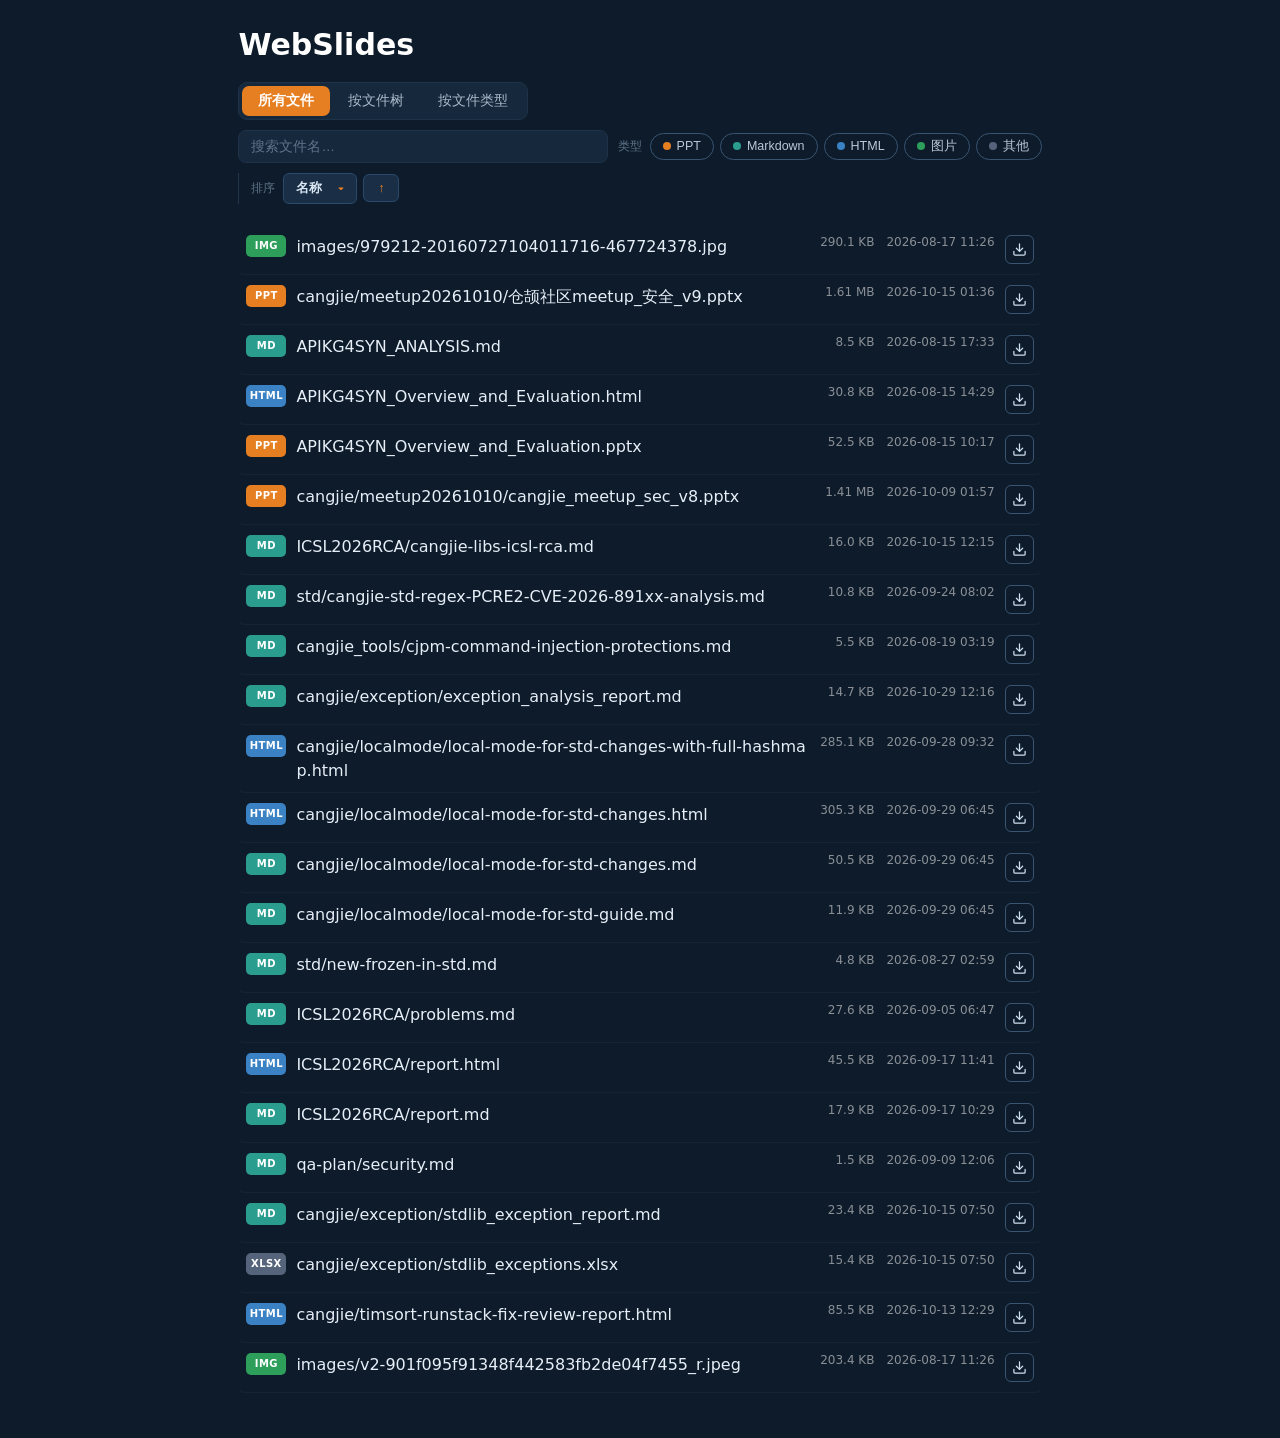
<file: docs/index.html>
<!DOCTYPE html>
<html lang="zh-CN">
<head>
<meta charset="UTF-8">
<meta name="viewport" content="width=device-width, initial-scale=1.0">
<link rel="icon" type="image/svg+xml" href="./app/assets/favicon.svg">
<title>WebSlides</title>
<style>body{margin:0;min-height:100vh;display:flex;align-items:center;justify-content:center;background:#0d1b2a;color:#cfdde9;font-family:system-ui,sans-serif;}a{color:#e67e22;}</style>
</head>
<body>
正在跳转…
<script>location.replace("./app/" + location.search + location.hash);</script>
<noscript><a href="./app/">进入 WebSlides</a></noscript>
</body>
</html>
</file>
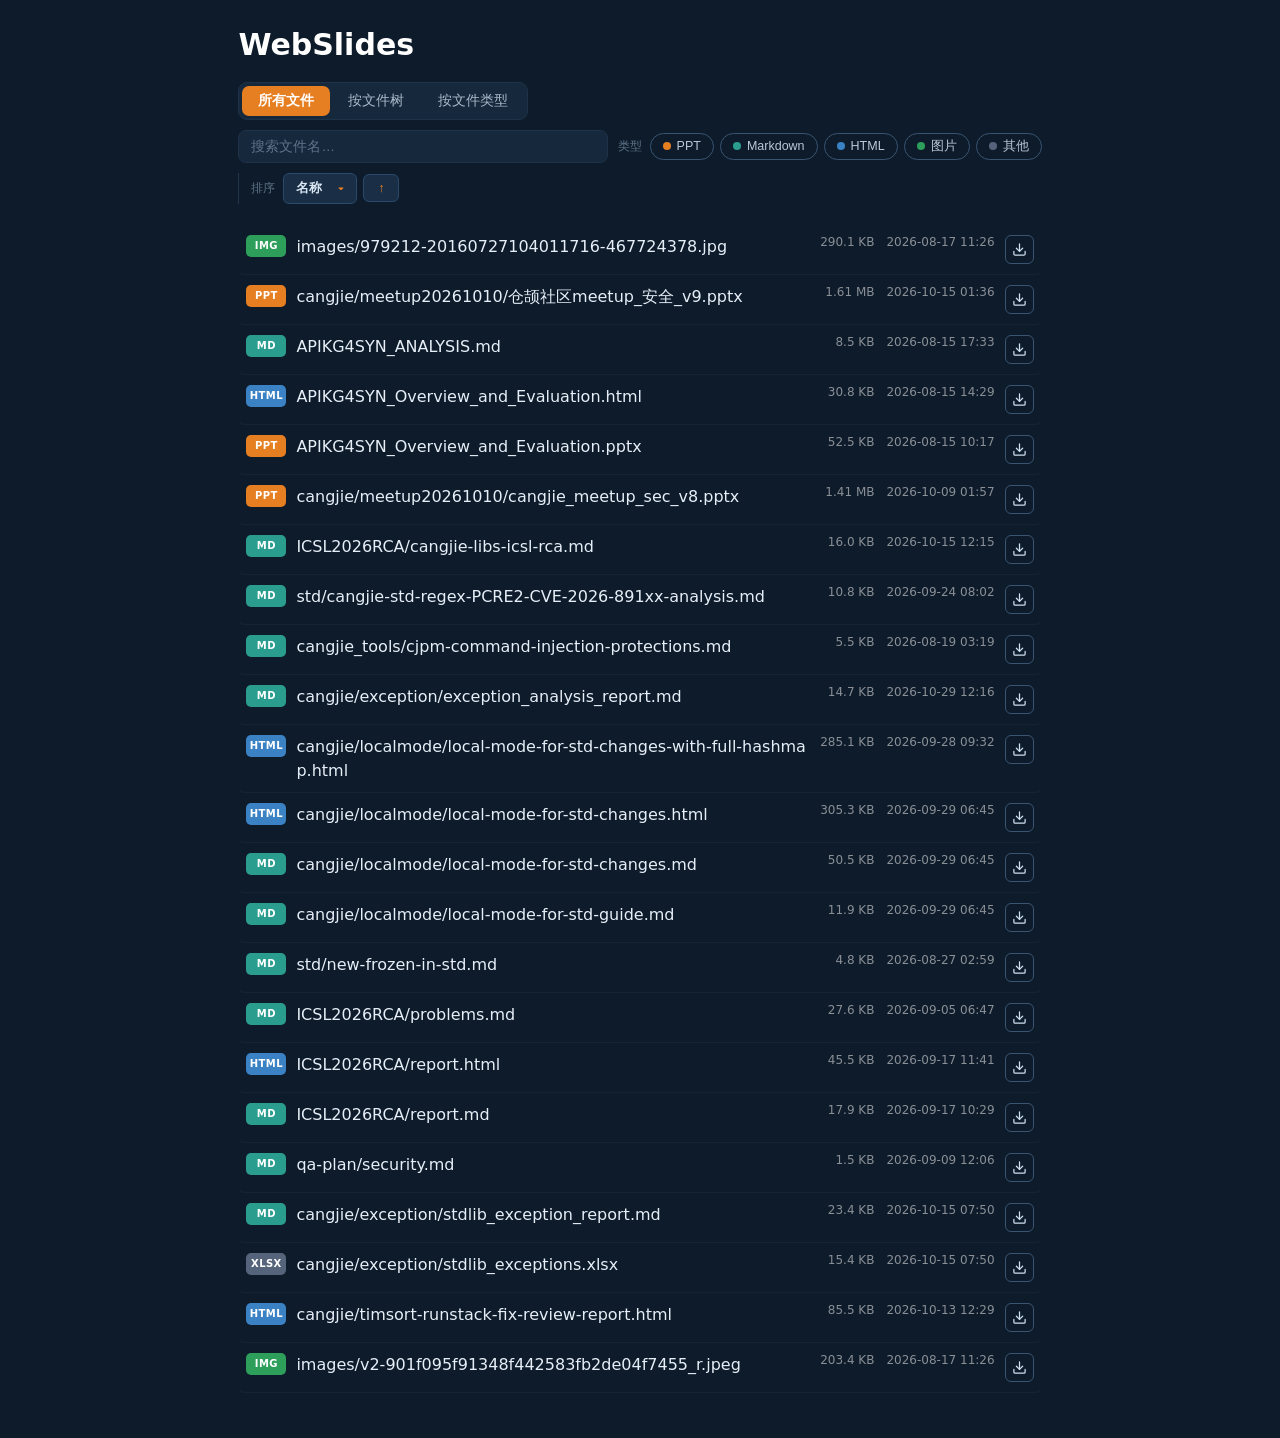
<file: docs/app/index.html>
<!DOCTYPE html>
<html lang="zh-CN">
<head>
<meta charset="UTF-8">
<meta name="viewport" content="width=device-width, initial-scale=1.0">
<meta http-equiv="Cache-Control" content="no-cache">
<link rel="icon" type="image/svg+xml" href="./assets/favicon.svg">
<title>WebSlides</title>
<link rel="stylesheet" href="./assets/ws-style.css?v=d847d16104">
</head>
<body>
<main class="ws-index">
  <header>
    <h1>WebSlides</h1>
  </header>

  <div class="ws-bar">
    <div class="ws-views" id="wsViews" role="tablist">
      <button class="ws-view active" data-view="all">所有文件</button>
      <button class="ws-view" data-view="tree">按文件树</button>
      <button class="ws-view" data-view="type">按文件类型</button>
    </div>

    <div class="ws-controls">
      <input class="ws-search" id="wsSearch" type="search" placeholder="搜索文件名…" autocomplete="off">

      <span class="ws-fgroup">
        <span class="ws-label">类型</span>
        <div class="ws-chips" id="wsChips"></div>
      </span>

      <span class="ws-fgroup">
        <span class="ws-label">排序</span>
        <div class="ws-sort">
          <button class="ws-sort-type" id="wsSortBtn" data-sort="name">名称 <span class="ws-caret">▾</span></button>
          <button class="ws-order" id="wsDir" title="切换升/降序">↑</button>
        </div>
      </span>
    </div>

    <div class="ws-admin" id="wsAdmin" hidden>
      <a class="ws-admin-btn" id="wsUploadBtn" href="./upload.html">上传</a>
      <button class="ws-admin-btn" id="wsSelBtn">选择</button>
      <button class="ws-admin-btn" id="wsSelAll" hidden>全选</button>
      <button class="ws-admin-btn danger" id="wsDelBtn" disabled>删除</button>
      <button class="ws-admin-btn" id="wsLogout" title="清除管理会话（Token）">退出</button>
      <span class="ws-admin-count" id="wsAdminCount"></span>
      <span class="ws-admin-hint" id="wsAdminHint"></span>
    </div>
  </div>

  <div class="ws-treeroot" id="wsContent"></div>
  <p class="ws-empty" id="wsEmpty" hidden>没有匹配的文件。</p>
</main>

<script src="./assets/ws-index.js?v=d847d16104"></script>
</body>
</html>
</file>
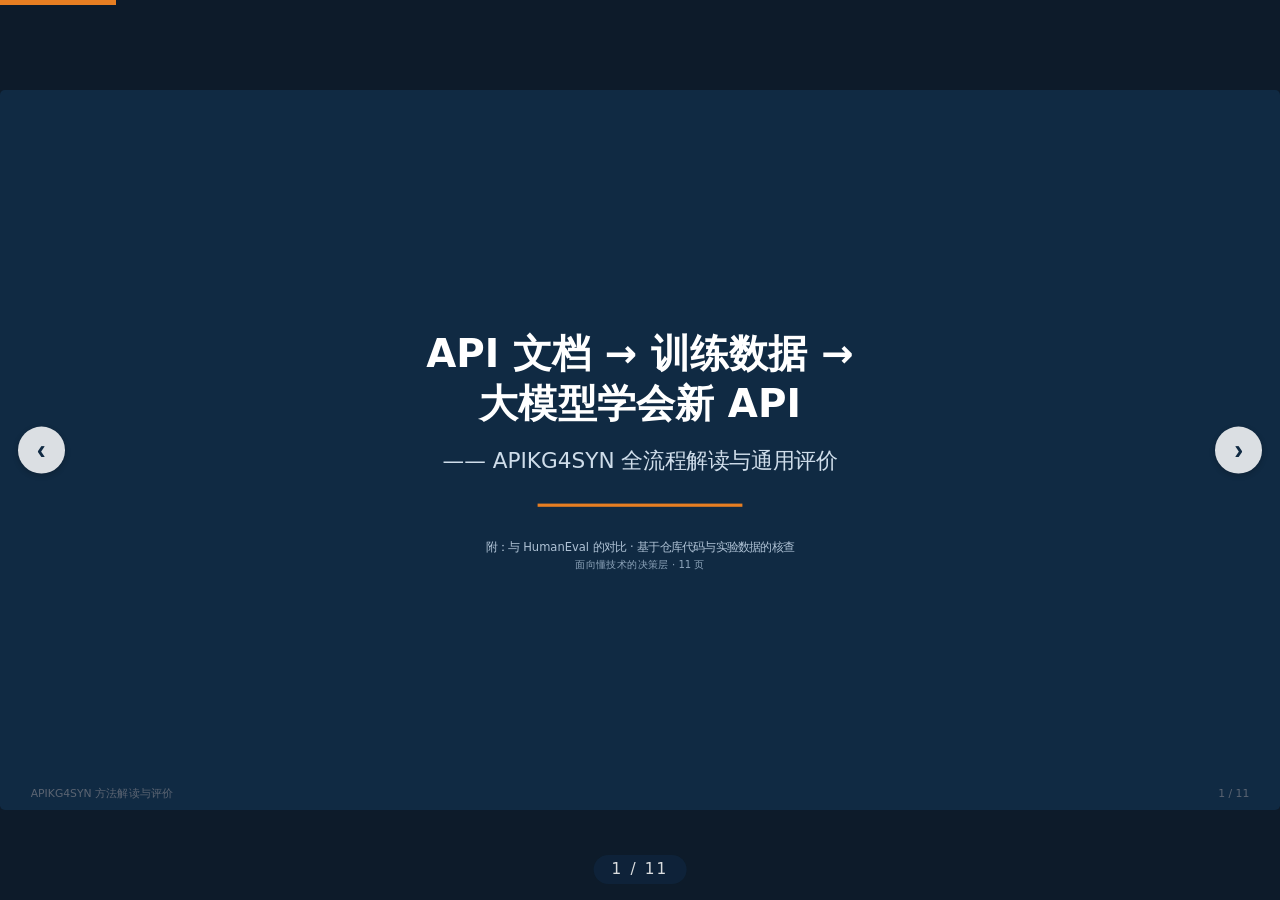
<file: docs/APIKG4SYN_Overview_and_Evaluation.html>
<!DOCTYPE html>
<html lang="zh-CN">
<head>
<meta charset="UTF-8">
<meta name="viewport" content="width=device-width, initial-scale=1.0, viewport-fit=cover">
<title>APIKG4SYN 方法解读与评价</title>
<style>
  :root{
    --navy:#102A43; --orange:#E67E22; --light:#F4F6F8; --white:#fff;
    --dark:#333; --gray:#8A8F96; --bluebg:#E8F0F8; --green:#2E7D32; --red:#B33A3A;
    --deckScale:1; --deckH:100vh;
  }
  *{box-sizing:border-box; margin:0; padding:0;}
  html{height:100%; overflow:hidden;}
  body{
    height:100%; overflow:hidden; overscroll-behavior:none;
    font-family:"PingFang SC","Hiragino Sans GB","Microsoft YaHei",system-ui,sans-serif;
    background:#0d1b2a; color:var(--dark);
  }
  .deck{position:fixed; inset:0; overflow:hidden;}
  .slide{
    position:absolute; left:50%; top:50%;
    width:calc(var(--deckH) * 16 / 9); height:var(--deckH);
    background:var(--white); border-radius:6px; overflow:hidden;
    opacity:0; visibility:hidden;
    transform:translate(-50%,-50%) scale(var(--deckScale,1));
    transition:opacity .35s ease;
    display:flex; flex-direction:column; padding:3.2vh 3vw;
  }
  .slide.active{opacity:1; visibility:visible;}

  /* ---- 通用 ---- */
  .ctitle{font-size:2.5vh; font-weight:700; color:var(--navy);}
  .csub{font-size:1.35vh; color:var(--gray); margin-top:.5vh;}
  .rule{width:7vw; height:.35vh; background:var(--orange); margin:1.4vh 0 2vh;}
  .bulk p{margin-bottom:1.4vh; line-height:1.55; font-size:1.7vh;}
  .num-pill{display:inline-flex; align-items:center; justify-content:center; width:3.4vh; height:3.4vh;
    border-radius:50%; background:var(--orange); color:#fff; font-weight:700; font-size:1.8vh;}

  /* ---- 标题页 ---- */
  .title-slide{background:var(--navy); color:#fff; align-items:center; justify-content:center; text-align:center;}
  .title-slide h1{font-size:5.4vh; margin-bottom:2.4vh; line-height:1.3;}
  .title-slide .sub{font-size:3vh; color:#CFDDEA; margin-bottom:4vh;}
  .title-slide .rule{width:20vw; margin:0 auto 4vh;}
  .title-slide .meta{font-size:1.6vh; color:#AFC2D5; line-height:2;}
  .title-slide .meta2{font-size:1.4vh; color:#8FA6BC;}

  /* ---- 流程 P2 ---- */
  .flow{display:flex; align-items:stretch; gap:.8vw; margin:1vh 0 4vh;}
  .fbox{flex:1; border-radius:10px; padding:1.6vh .8vw; text-align:center;}
  .fbox b{display:block; font-size:1.8vh; margin-bottom:.8vh; color:var(--navy);}
  .fbox span{font-size:1.35vh; color:var(--dark); line-height:1.5;}
  .fbox.hot{background:var(--orange);} .fbox.hot b,.fbox.hot span{color:#fff;}
  .fbox.lb{background:var(--bluebg);} .fbox.gy{background:var(--light);}
  .farrow{align-self:center; font-size:2.6vh; color:var(--orange); font-weight:700;}
  .three{background:var(--light); border-radius:10px; padding:2.4vh 1.6vw;}
  .three h3{color:var(--orange); font-size:1.6vh; margin-bottom:1.4vh;}
  .three p{font-size:1.65vh; line-height:1.6; margin-bottom:1vh;}
  .three p:last-child{margin-bottom:0;}

  /* ---- 表格 ---- */
  table{border-collapse:collapse; width:100%; font-size:1.55vh;}
  th,td{border:1px solid #dfe5ec; padding:.9vh .6vw; text-align:left; vertical-align:middle;}
  thead th{background:var(--navy); color:#fff;}
  tbody tr:nth-child(even){background:var(--light);}
  td.k{font-weight:700; color:var(--navy); white-space:nowrap;}
  .tcols-3{display:grid; grid-template-columns:1fr 1fr 1fr; gap:.8vw;}
  .tcols-3 .chead{padding:1.2vh .6vw; border-radius:8px 8px 0 0; color:#fff; font-weight:700; font-size:1.7vh;}
  .tcols-3 .cbody{background:var(--light); border-radius:0 0 8px 8px; padding:1.4vh .8vw; font-size:1.5vh; line-height:1.75;}

  /* ---- 卡片 P5 ---- */
  .cards{display:grid; grid-template-columns:repeat(4,1fr); gap:.9vw; margin:2vh 0;}
  .card{border:1px solid var(--bluebg); border-radius:10px; padding:2vh .9vw; background:#fff;}
  .card b{font-size:1.85vh; color:var(--navy); display:block; margin-bottom:1.2vh;}
  .card .chg{font-size:1.5vh; color:var(--dark); margin-bottom:1vh; line-height:1.5;}
  .card .chg em{font-style:normal; font-size:2.1vh; font-weight:800;}
  .card .note{font-size:1.3vh; color:var(--gray); line-height:1.5;}
  .bar{height:1.4vh; border-radius:6px; background:var(--light); margin-top:1.6vh; overflow:hidden;}
  .bar i{display:block; height:100%; border-radius:6px;}
  .remark{font-size:1.75vh; color:var(--navy); line-height:1.6;}

  /* ---- P6 双栏样例 ---- */
  .two{display:grid; grid-template-columns:1fr 1fr; gap:1.2vw;}
  .two .hdr{padding:1.1vh .6vw; border-radius:8px 8px 0 0; color:#fff; font-weight:700; font-size:1.7vh;}
  .two .box{background:var(--light); border-radius:0 0 8px 8px; padding:1.6vh 1vw; font-size:1.42vh; line-height:1.6;}
  .two .box h4{font-size:1.4vh; color:var(--orange); margin:1vh 0 .4vh;}
  .two .box h4:first-child{margin-top:0;}
  .warn{font-size:1.7vh; font-weight:700; color:var(--red); margin-top:2.4vh;}

  /* ---- 事实卡 P7 ---- */
  .facts{margin-top:1vh;}
  .fact{display:flex; gap:1vw; margin-bottom:2vh;}
  .fact .n{flex:0 0 auto; width:2.8vh; height:2.8vh; border-radius:50%; color:#fff; font-weight:700;
    display:flex; align-items:center; justify-content:center; font-size:1.7vh; margin-top:.2vh;}
  .fact b{font-size:1.8vh; color:var(--navy); display:block; margin-bottom:.4vh;}
  .fact p{font-size:1.55vh; line-height:1.55;}
  .banner{background:var(--navy); color:#fff; padding:1.4vh 1.2vw; border-radius:8px; font-size:1.9vh; font-weight:700; margin-top:1vh;}
  .banner.bluebg{background:var(--bluebg); color:var(--navy);}

  /* ---- 双栏评价 P8 ---- */
  .eval2{display:grid; grid-template-columns:1fr 1fr; gap:1.2vw;}
  .eval2 .h{color:#fff; padding:1.2vh .8vw; border-radius:8px 8px 0 0; font-weight:700; font-size:1.8vh;}
  .eval2 .b{background:var(--light); border-radius:0 0 8px 8px; padding:1.6vh 1vw; font-size:1.55vh; line-height:1.7;}
  .eval2 .b p{margin-bottom:1vh;}
  .eval2 .b p:last-child{margin-bottom:0;}
  .ok{color:var(--green); font-weight:700;}
  .no{color:var(--red); font-weight:700;}

  /* ---- P10 ---- */
  .take{display:flex; gap:1vw; margin-bottom:2.4vh;}
  .take .stick{flex:0 0 auto; width:.35vw; border-radius:3px; background:var(--orange);}
  .take b{font-size:1.9vh; color:var(--navy); display:block; margin-bottom:.5vh;}
  .take p{font-size:1.6vh; line-height:1.6;}

  /* ---- 附录 ---- */
  .appendix{display:flex; gap:1.5vw;}
  .appendix table{width:78%;}
  .side{width:22%; font-size:1.4vh; color:var(--dark); line-height:1.7;}
  .side h4{color:var(--orange); font-size:1.6vh; margin-bottom:1.2vh;}
  .side p{margin-bottom:1.2vh;}
  .ht{font-weight:700; color:var(--navy);}

  /* ---- 页脚 ---- */
  .foot{position:absolute; bottom:1.2vh; left:3vw; right:3vw; display:flex; justify-content:space-between;
    font-size:1.5vh; color:#5b6472;}

  /* ---- 导航（安静模式：不操作时淡出，动鼠标/键盘/触摸即浮现） ---- */
  .navbtn{position:fixed; top:50%; transform:translateY(-50%); z-index:50; width:5.2vh; height:5.2vh;
    border:none; border-radius:50%; background:#fff; color:var(--navy); font-size:3vh; font-weight:700;
    cursor:pointer; box-shadow:0 2px 6px rgba(0,0,0,.25); opacity:.85;
    transition:opacity .45s ease, background .2s, color .2s, transform .15s;}
  body.idle .navbtn{opacity:.05;}
  .navbtn:hover{opacity:1 !important; background:var(--orange); color:#fff;}
  .navbtn:active{transform:translateY(-50%) scale(.92);}
  #prev{left:1.4vw;} #next{right:1.4vw;}
  .count{position:fixed; bottom:1.8vh; left:50%; transform:translateX(-50%); z-index:50;
    background:rgba(16,42,67,.7); color:#fff; font-size:1.7vh; padding:.6vh 1.4vw;
    border-radius:2.2vh; letter-spacing:.14em; opacity:.85;
    transition:opacity .45s ease;}
  body.idle .count{opacity:.12;}
  .progress{position:fixed; top:0; left:0; height:.5vh; background:var(--orange); z-index:60;
    transition:width .3s ease;}

  /* ---- 移动端导航：底部居中胶囊（两键相邻、便于拇指操作） ---- */
  .mnav{
    position:fixed; left:50%; bottom:calc(2.6vh + env(safe-area-inset-bottom, 0px));
    transform:translateX(-50%); z-index:55;
    display:none; align-items:center; gap:3vw;
    background:rgba(16,42,67,.88); border:1px solid rgba(255,255,255,.18);
    border-radius:99px; padding:1vh 4vw; box-shadow:0 4px 14px rgba(0,0,0,.35);
    backdrop-filter:blur(6px); -webkit-tap-highlight-color:transparent;
  }
  .mnav button{
    width:6.2vh; height:6.2vh; border:none; border-radius:50%;
    background:var(--orange); color:#fff; font-size:3.4vh; font-weight:700;
    cursor:pointer; line-height:1; display:flex; align-items:center; justify-content:center;
    touch-action:manipulation;
  }
  .mnav button:active{transform:scale(.9);}
  .mnav span{color:#fff; font-size:2vh; letter-spacing:.08em; font-variant-numeric:tabular-nums; white-space:nowrap;}
  @media (max-width: 640px){
    .navbtn{display:none;}
    .count{display:none;}
    .mnav{display:flex;}
  }
</style>
</head>
<body>
<div class="deck" id="deck">

  <!-- P1 标题 -->
  <section class="slide title-slide">
    <h1>API 文档 → 训练数据 →<br>大模型学会新 API</h1>
    <p class="sub">—— APIKG4SYN 全流程解读与通用评价</p>
    <div class="rule"></div>
    <p class="meta">附：与 HumanEval 的对比 · 基于仓库代码与实验数据的核查</p>
    <p class="meta2">面向懂技术的决策层 · 11 页</p>
    <div class="foot"><span>APIKG4SYN 方法解读与评价</span><span>1 / 11</span></div>
  </section>

  <!-- P2 一页看懂 -->
  <section class="slide">
    <div class="ctitle">一页看懂：它造练习册、再验收</div>
    <div class="csub">输入官方 API 文档，输出可直接用于训练的数据，全程无需人工标注</div>
    <div class="rule"></div>
    <div class="flow">
      <div class="fbox lb"><b>官方 API 文档</b><span>.d.ts 声明文件<br>（华为 ArkTS）</span></div>
      <div class="farrow">→</div>
      <div class="fbox gy"><b>API 成员清单</b><span>从文档中解析出<br>类 / 方法 / 属性</span></div>
      <div class="farrow">→</div>
      <div class="fbox hot"><b>练习题 + 答案</b><span>大模型按清单出题并<br>写答案代码 ×8,000 条</span></div>
      <div class="farrow">→</div>
      <div class="fbox lb"><b>微调大模型</b><span>继续训练 7B 模型<br>教它这种语言的写法</span></div>
      <div class="farrow">→</div>
      <div class="fbox gy"><b>108 道人工题</b><span>跑测试验收<br>看通过率（pass@1）</span></div>
    </div>
    <div class="three">
      <h3>三句话概括</h3>
      <p>▍ 它造了一套“编程练习题 → 答案代码”的练习册（8,000 条），用来教大模型学会一套新 API（华为 ArkTS）。</p>
      <p>▍ 它同时造了一份人工编写的小考卷（108 题），用来验收“教学”效果，看大模型学完之后通过率多少。</p>
      <p>▍ 全流程自动化：官方文档进去、可训练的数据出来——这是它相对人工标注数据集的根本差异。</p>
    </div>
    <div class="foot"><span>APIKG4SYN 方法解读与评价</span><span>2 / 11</span></div>
  </section>

  <!-- P3 四步流水线 -->
  <section class="slide">
    <div class="ctitle">四步流水线</div>
    <div class="csub">对应仓库里 construct_KG → generate_single/multi_api_data → eval 四个目录</div>
    <div class="rule"></div>
    <div style="margin-top:1vh">
      <div style="display:flex; gap:1vw; margin-bottom:2.4vh; align-items:flex-start;">
        <span class="num-pill">1</span>
        <div><b style="font-size:1.9vh; color:var(--navy);">解析文档</b>
          <p style="font-size:1.6vh; line-height:1.55; margin-top:.4vh;">读取官方 API 声明文件（.d.ts），逐条提取类、方法、属性的名字与说明，整理成结构化清单（即“知识图谱”，存入 Neo4j 图数据库）。</p></div>
      </div>
      <div style="display:flex; gap:1vw; margin-bottom:2.4vh; align-items:flex-start;">
        <span class="num-pill">2</span>
        <div><b style="font-size:1.9vh; color:var(--navy);">出题 + 写答案</b>
          <p style="font-size:1.6vh; line-height:1.55; margin-top:.4vh;">把清单喂给大模型：先按指定 API 出题（如“用 sort 和 removeByIndex 写一个排序并去尾的函数”），再让它写出答案代码；单 API 与多 API 两条线各自生成。</p></div>
      </div>
      <div style="display:flex; gap:1vw; margin-bottom:2.4vh; align-items:flex-start;">
        <span class="num-pill">3</span>
        <div><b style="font-size:1.9vh; color:var(--navy);">微调模型</b>
          <p style="font-size:1.6vh; line-height:1.55; margin-top:.4vh;">用 8,000 条“题 → 答案”（6,400 单 API + 1,600 多 API）继续训练一个开源 7B 模型，让它学会按这种语言的 API 规范写代码。</p></div>
      </div>
      <div style="display:flex; gap:1vw; margin-bottom:1vh; align-items:flex-start;">
        <span class="num-pill">4</span>
        <div><b style="font-size:1.9vh; color:var(--navy);">验收</b>
          <p style="font-size:1.6vh; line-height:1.55; margin-top:.4vh;">108 道人工题（每题带单元测试）交给模型作答，把代码放进真实工程编译、跑测试，统计通过率 pass@1。</p></div>
      </div>
    </div>
    <div class="foot"><span>APIKG4SYN 方法解读与评价</span><span>3 / 11</span></div>
  </section>

  <!-- P4 HumanEval 对比 -->
  <section class="slide">
    <div class="ctitle">与 HumanEval 的对比：练习册 vs 考卷</div>
    <div class="csub">HumanEval 是“考试题”，APIKG4SYN 是“练习册 ＋ 考试题”</div>
    <div class="rule"></div>
    <table>
      <thead><tr><th style="width:16%">维度</th><th>HumanEval</th><th>APIKG4SYN</th></tr></thead>
      <tbody>
        <tr><td class="k">定位</td><td>考卷：164 题，只评测，从不拿它训练</td><td>练习册（8,000 条）＋ 考卷（108 条）</td></tr>
        <tr><td class="k">测试在哪里</td><td>每道题自带测试代码</td><td>练习册没有测试；只有考卷带测试</td></tr>
        <tr><td class="k">怎么判对错</td><td>跑断言测试，结果与预期相等即算对</td><td>编译并跑测试，日志中无报错即算对</td></tr>
        <tr><td class="k">数据怎么来</td><td>人工编写（OpenAI 团队）</td><td>全自动生成，无人工标注</td></tr>
        <tr><td class="k">一句话</td><td>测“模型会不会”</td><td>教“模型学会”，再测效果</td></tr>
      </tbody>
    </table>
    <p class="remark" style="margin-top:2.6vh;">结论：两者分工不同——HumanEval 只“考”，APIKG4SYN 先“教”再“考”。它结合了自动生成数据与人工评测，是可训练 + 可验证的闭环。</p>
    <div class="foot"><span>APIKG4SYN 方法解读与评价</span><span>4 / 11</span></div>
  </section>

  <!-- P5 实测效果 -->
  <section class="slide">
    <div class="ctitle">实测效果：练习册确实有效（多模型）</div>
    <div class="csub">数字来自仓库 eval_data/ 下的实验结果，均可复核</div>
    <div class="rule"></div>
    <div class="cards">
      <div class="card">
        <b>Qwen2.5-Coder-7B</b>
        <p class="chg">微调前 8.3% → <em style="color:var(--green)">25.0%</em></p>
        <p class="note">最好成绩，代码预训练底子好</p>
        <div class="bar"><i style="width:85%; background:var(--green);"></i></div>
      </div>
      <div class="card">
        <b>Mistral-7B</b>
        <p class="chg">微调前 4.6% → <em style="color:var(--green)">14.8%</em></p>
        <p class="note">提升约 10 个百分点</p>
        <div class="bar"><i style="width:50%; background:var(--green);"></i></div>
      </div>
      <div class="card">
        <b>DeepSeek-r1-7B</b>
        <p class="chg">微调前 0.0% → <em style="color:var(--green)">9.3%</em></p>
        <p class="note">从一道不会到会 10 题 / 108</p>
        <div class="bar"><i style="width:31%; background:var(--green);"></i></div>
      </div>
      <div class="card">
        <b>GPT-4o（闭源参考）</b>
        <p class="chg">不微调 <em style="color:var(--navy)">17.6%</em></p>
        <p class="note">当作强基线对照</p>
        <div class="bar"><i style="width:59%; background:var(--navy);"></i></div>
      </div>
    </div>
    <p class="remark">结论：思路成立——用 8,000 条自动生成的练习册做微调，确实让多个模型学会了新 API 的用法；提升幅度因基座模型而异，代码底子好的模型收益更大。</p>
    <div class="foot"><span>APIKG4SYN 方法解读与评价</span><span>5 / 11</span></div>
  </section>

  <!-- P6 数据样例 -->
  <section class="slide">
    <div class="ctitle">数据长什么样：练习册一条 vs 考卷一条</div>
    <div class="csub">左侧：训练用（题 + 答案）；右侧：验收用（题 + 测试）</div>
    <div class="rule"></div>
    <div class="two">
      <div>
        <div class="hdr" style="background:var(--navy);">练习册（8,000 条训练数据）</div>
        <div class="box">
          <h4>题目（instruction）</h4>
          <p>“Write a function that takes an ArrayList, sorts it in ascending order, then removes the first and last elements using the sort and removeByIndex methods.”</p>
          <h4>答案（output）</h4>
          <p>import { ArrayList } from '@kit.ArkTS';<br>export function sortAndRemoveFirstLast&lt;T&gt;(list: ArrayList&lt;T&gt;) { list.sort(...); if (list.length >= 2) { ... removeByIndex ... } }</p>
          <h4>要点</h4>
          <p>题目强制点名用到的 API 方法；答案由大模型生成，仅经编译级检查，无行为验证。</p>
        </div>
      </div>
      <div>
        <div class="hdr" style="background:var(--orange);">考卷（108 道人工题）</div>
        <div class="box">
          <h4>题目 + 参考代码 + 单元测试（test）</h4>
          <p>题目：写 bfsOrder，用 Deque 实现 BFS 遍历。<br>测试（节选）：<br>&nbsp;&nbsp;it('should return BFS order', ...)<br>&nbsp;&nbsp;&nbsp;&nbsp;const order = bfsOrder(graph, 0);<br>&nbsp;&nbsp;&nbsp;&nbsp;expect(order[0]).assertEqual(0); ...</p>
          <h4>判分方式</h4>
          <p>把模型作答写入工程 → 真实编译 → 跑 hypium 单元测试 → 日志无报错即通过。</p>
        </div>
      </div>
    </div>
    <p class="warn">注意：练习册里已确认混有少量空答案样本（6,400 条中 34 条），生成后未过滤，会直接进入训练数据。</p>
    <div class="foot"><span>APIKG4SYN 方法解读与评价</span><span>6 / 11</span></div>
  </section>

  <!-- P7 代码核查 -->
  <section class="slide">
    <div class="ctitle">代码核查：仓库现状（四个事实）</div>
    <div class="csub">以下结论均可追溯至仓库代码</div>
    <div class="rule"></div>
    <div class="facts">
      <div class="fact">
        <span class="n" style="background:var(--red);">1</span>
        <div><b>生成流程里没有校验环节</b>
          <p>“编译不过就重写”的功能未接通：流程只负责出题、写码、落盘；单 API 生成器还引用了未定义的变量，本身跑不起来。</p></div>
      </div>
      <div class="fact">
        <span class="n" style="background:var(--red);">2</span>
        <div><b>判对错只看“能否编译”</b>
          <p>编译、测试日志中无报错即算对，不检查代码是否真的实现了题目要求（无行为验证、无断言）。</p></div>
      </div>
      <div class="fact">
        <span class="n" style="background:var(--red);">3</span>
        <div><b>空答案样本不过滤</b>
          <p>大模型输出解析失败时被记为空白并照常写入数据集（6,400 条中 34 条为空）。</p></div>
      </div>
      <div class="fact">
        <span class="n" style="background:var(--orange);">4</span>
        <div><b>重量级部分收益无证据</b>
          <p>知识图谱 + 搜索选 API 组合（Neo4j + MCTS）环节复杂，但对最终效果的贡献没有直接的对照实验证据。</p></div>
      </div>
    </div>
    <div class="banner bluebg">含义：以仓库代码现状，无法复现论文所述的生成流程；练习册里的“答案正确性”未经验证。</div>
    <div class="foot"><span>APIKG4SYN 方法解读与评价</span><span>7 / 11</span></div>
  </section>

  <!-- P8 通用评价 -->
  <section class="slide">
    <div class="ctitle">通用评价：哪些环节站得住</div>
    <div class="csub">不绑定任何语言，只评这个仓库本身</div>
    <div class="rule"></div>
    <div class="eval2">
      <div>
        <div class="h" style="background:var(--green);">站得住（成立的部分）</div>
        <div class="b">
          <p><span class="ok">✓</span> 整体思路：文档 → 练习册 → 微调 → 考卷，闭环完整。</p>
          <p><span class="ok">✓</span> 实证有效：四个模型的数据显示微调后通过率普遍提升。</p>
          <p><span class="ok">✓</span> 设计了“编译报错回喂模型重写”的机制——方向正确（虽未接通）。</p>
          <p><span class="ok">✓</span> 评测端做得实：真实工程的编译与测试执行，而非沙箱模拟。</p>
        </div>
      </div>
      <div>
        <div class="h" style="background:var(--red);">有缺陷（未完成的部分）</div>
        <div class="b">
          <p><span class="no">✗</span> 生成侧缺校验：没有真正“编译反馈重写”的执行路径。</p>
          <p><span class="no">✗</span> 正确性只到“能编译”，不做行为验证。</p>
          <p><span class="no">✗</span> 空样本不清理，噪声直接进训练集。</p>
          <p><span class="no">✗</span> 关键代码缺失/有 bug，流程不可复现。</p>
        </div>
      </div>
    </div>
    <div class="banner" style="margin-top:2.2vh;">一句话：方法论成立，工程未完成——值得吸收方法，不宜照搬代码。</div>
    <div class="foot"><span>APIKG4SYN 方法解读与评价</span><span>8 / 11</span></div>
  </section>

  <!-- P9 借鉴判断 -->
  <section class="slide">
    <div class="ctitle">若想借鉴：保留什么、改造什么、砍掉什么</div>
    <div class="csub">适用场景：想用同样思路教大模型学会一套新 API</div>
    <div class="rule"></div>
    <div class="tcols-3">
      <div>
        <div class="chead" style="background:var(--green);">值得保留</div>
        <div class="cbody">
          文档 → 出题 → 写码 → 微调 → 考卷的最小闭环；<br><br>
          评测用真实编译 + 单元测试判分；<br><br>
          编译报错回喂模型的设计思路。
        </div>
      </div>
      <div>
        <div class="chead" style="background:var(--orange);">必须改造</div>
        <div class="cbody">
          补上“编译/测试反馈重写”的校验环，让错误答案真正被拒；<br><br>
          过滤空答案与质量不合格样本；<br><br>
          把流程脚本化、可复现，补回缺失的生成代码。
        </div>
      </div>
      <div>
        <div class="chead" style="background:var(--red);">不建议照搬</div>
        <div class="cbody">
          Neo4j 知识图谱 + MCTS 组合出题（复杂且无收益证据）；<br><br>
          Windows 批处理与硬编码路径的工程方式；<br><br>
          以当前代码直接复现论文结果的做法。
        </div>
      </div>
    </div>
    <p style="font-size:1.5vh; color:var(--gray); margin-top:2.2vh; line-height:1.6;">判断依据：分档标准是“有没有证据支撑”与“要不要额外工程投入”；本页结论均来自可追溯的仓库代码、数据与实验结果。</p>
    <div class="foot"><span>APIKG4SYN 方法解读与评价</span><span>9 / 11</span></div>
  </section>

  <!-- P10 收尾 -->
  <section class="slide">
    <div class="ctitle">收尾：你能带走什么</div>
    <div class="rule"></div>
    <div style="margin-top:4vh">
      <div class="take"><div class="stick"></div>
        <div><b>如果你想借鉴它“教大模型学新 API”的办法</b>
          <p>最小闭环值得做：文档 → 出题 → 写码 →（补上校验）→ 微调 → 考卷。先小规模试跑，用新 API 的数据验证提升幅度。</p></div>
      </div>
      <div class="take"><div class="stick"></div>
        <div><b>如果你想复现它的结果</b>
          <p>当前代码不可复现：需要补回生成逻辑与校验环、清理空样本、脚本化流程。</p></div>
      </div>
      <div class="take"><div class="stick"></div>
        <div><b>它的最大价值</b>
          <p>证明了“自动生成练习册 + 微调”能让大模型学会一套它原本不会的新 API——这是可复用的方法论。</p></div>
      </div>
    </div>
    <div class="banner" style="margin-top:5vh;">一句话：一个思路有效、工程缺环的仓库——值得吸收方法，不宜照搬代码。</div>
    <div class="foot"><span>APIKG4SYN 方法解读与评价</span><span>10 / 11</span></div>
  </section>

  <!-- P11 附录 -->
  <section class="slide">
    <div class="ctitle">附录：全部评测结果（19 份配置）</div>
    <div class="csub">数据来源：eval_data/ 下各模型 × 各配置的实验结果 JSON，由 test_passed 字段统计</div>
    <div class="rule"></div>
    <div class="appendix">
      <table>
        <thead><tr><th>模型</th><th>配置</th><th>通过 / 108</th><th>pass@1</th></tr></thead>
        <tbody>
          <tr><td class="ht">Qwen2.5-Coder-7B</td><td>微调 8,000 条</td><td>27</td><td>25.0%</td></tr>
          <tr><td>GPT-4o</td><td>闭源，不微调</td><td>19</td><td>17.6%</td></tr>
          <tr><td class="ht">Mistral-7B</td><td>微调 8,000 条</td><td>16</td><td>14.8%</td></tr>
          <tr><td>Qwen2.5-Coder-7B</td><td>微调 6,000 条</td><td>23</td><td>21.3%</td></tr>
          <tr><td>Qwen2.5-Coder-7B</td><td>微调 4,000 条</td><td>18</td><td>16.7%</td></tr>
          <tr><td>Qwen2.5-Coder-7B</td><td>开源数据微调</td><td>11</td><td>10.2%</td></tr>
          <tr><td>Qwen2.5-Coder-7B</td><td>仅单 API 数据（消融）</td><td>11</td><td>10.2%</td></tr>
          <tr><td>Qwen2.5-Coder-7B</td><td>微调 2,000 条</td><td>10</td><td>9.3%</td></tr>
          <tr><td>Qwen3-32B</td><td>大模型，不微调</td><td>10</td><td>9.3%</td></tr>
          <tr><td>o4-mini</td><td>闭源，不微调</td><td>10</td><td>9.3%</td></tr>
          <tr><td class="ht">DeepSeek-r1-7B</td><td>微调 8,000 条</td><td>10</td><td>9.3%</td></tr>
          <tr><td>Qwen2.5-Coder-7B</td><td>不微调（基线）</td><td>9</td><td>8.3%</td></tr>
          <tr><td>DeepSeek-r1-7B</td><td>微调 6,000 条</td><td>7</td><td>6.5%</td></tr>
          <tr><td>Mistral-7B</td><td>微调 2,000 条</td><td>7</td><td>6.5%</td></tr>
          <tr><td>DeepSeek-r1-7B</td><td>微调 2,000 条</td><td>6</td><td>5.6%</td></tr>
          <tr><td>Mistral-7B</td><td>微调 4,000 条</td><td>6</td><td>5.6%</td></tr>
          <tr><td>Mistral-7B</td><td>不微调（基线）</td><td>5</td><td>4.6%</td></tr>
          <tr><td>DeepSeek-r1-671B</td><td>大模型，不微调</td><td>4</td><td>3.7%</td></tr>
          <tr><td>DeepSeek-r1-7B</td><td>微调 4,000 条</td><td>2</td><td>1.9%</td></tr>
          <tr><td>DeepSeek-r1-7B</td><td>开源数据微调</td><td>1</td><td>0.9%</td></tr>
          <tr><td>DeepSeek-r1-7B</td><td>不微调（基线）</td><td>0</td><td>0.0%</td></tr>
        </tbody>
      </table>
      <div class="side">
        <h4>阅读提示</h4>
        <p><b class="ht">加深色行</b> = 各模型“微调 8,000 条”（完整数据）的成绩。</p>
        <p>“不微调”即用基座模型直接作答，作为对照。</p>
        <p>闭源模型（GPT-4o / o4-mini / Qwen3-32B）仅作参考基线。</p>
        <p>结论：微调用数据量越大、基座代码能力越强，提升越明显。</p>
      </div>
    </div>
    <div class="foot"><span>APIKG4SYN 方法解读与评价</span><span>11 / 11</span></div>
  </section>

</div>

<button class="navbtn" id="prev" aria-label="上一页">‹</button>
<button class="navbtn" id="next" aria-label="下一页">›</button>
<div class="count" id="count">1 / 11</div>
<div class="mnav" id="mnav">
  <button id="mprev" aria-label="上一页">‹</button>
  <span id="mcount">1 / 11</span>
  <button id="mnext" aria-label="下一页">›</button>
</div>
<div class="progress" id="progress"></div>

<script>
(function(){
  var slides = Array.prototype.slice.call(document.querySelectorAll('.slide'));
  var total = slides.length;
  var cur = 0;
  var countEl = document.getElementById('count');
  var mcountEl = document.getElementById('mcount');
  var prog = document.getElementById('progress');

  function fitSlide(){
    var doc = document.documentElement;
    var w = doc.clientWidth || window.innerWidth;
    var h = doc.clientHeight || window.innerHeight;
    var s = Math.min(w / (h * 16 / 9), 1);
    doc.style.setProperty('--deckScale', s);
    doc.style.setProperty('--deckH', h + 'px');
  }
  fitSlide();
  var fitTimer = null;
  window.addEventListener('resize', fitSlide);
  window.addEventListener('orientationchange', function(){ clearTimeout(fitTimer); fitTimer = setTimeout(fitSlide, 250); });
  if (window.visualViewport) {
    window.visualViewport.addEventListener('resize', function(){
      clearTimeout(fitTimer); fitTimer = setTimeout(fitSlide, 120);
    });
  }

  function show(i){
    cur = Math.max(0, Math.min(total-1, i));
    slides.forEach(function(s, idx){ s.classList.toggle('active', idx === cur); });
    countEl.textContent = (cur+1) + ' / ' + total;
    mcountEl.textContent = (cur+1) + ' / ' + total;
    prog.style.width = ((cur+1)/total*100) + 'vw';
  }
  function next(){ show(cur+1); }
  function prev(){ show(cur-1); }

  document.getElementById('next').addEventListener('click', next);
  document.getElementById('prev').addEventListener('click', prev);
  document.getElementById('mnext').addEventListener('click', next);
  document.getElementById('mprev').addEventListener('click', prev);
  document.addEventListener('keydown', function(e){
    if(e.key === 'ArrowRight' || e.key === 'PageDown' || e.key === ' ') { e.preventDefault(); next(); }
    else if(e.key === 'ArrowLeft' || e.key === 'PageUp') { e.preventDefault(); prev(); }
    else if(e.key === 'Home') { show(0); }
    else if(e.key === 'End') { show(total-1); }
  });
  var tx = 0, ty = 0;
  document.addEventListener('touchstart', function(e){ tx = e.touches[0].clientX; ty = e.touches[0].clientY; });
  document.addEventListener('touchend', function(e){
    var dx = e.changedTouches[0].clientX - tx, dy = e.changedTouches[0].clientY - ty;
    if(Math.abs(dx) > Math.abs(dy) && Math.abs(dx) > 40){ dx < 0 ? next() : prev(); }
  });
  /* 安静模式：2.5 秒无操作则淡出导航，任意操作即恢复 */
  var idleTimer;
  function wake(){ document.body.classList.remove('idle'); clearTimeout(idleTimer); idleTimer = setTimeout(function(){ document.body.classList.add('idle'); }, 2500); }
  ['mousemove','touchstart','touchmove','wheel','keydown'].forEach(function(ev){
    document.addEventListener(ev, wake, {passive:true});
  });
  wake();
  show(0);
})();
</script>
</body>
</html>
</file>
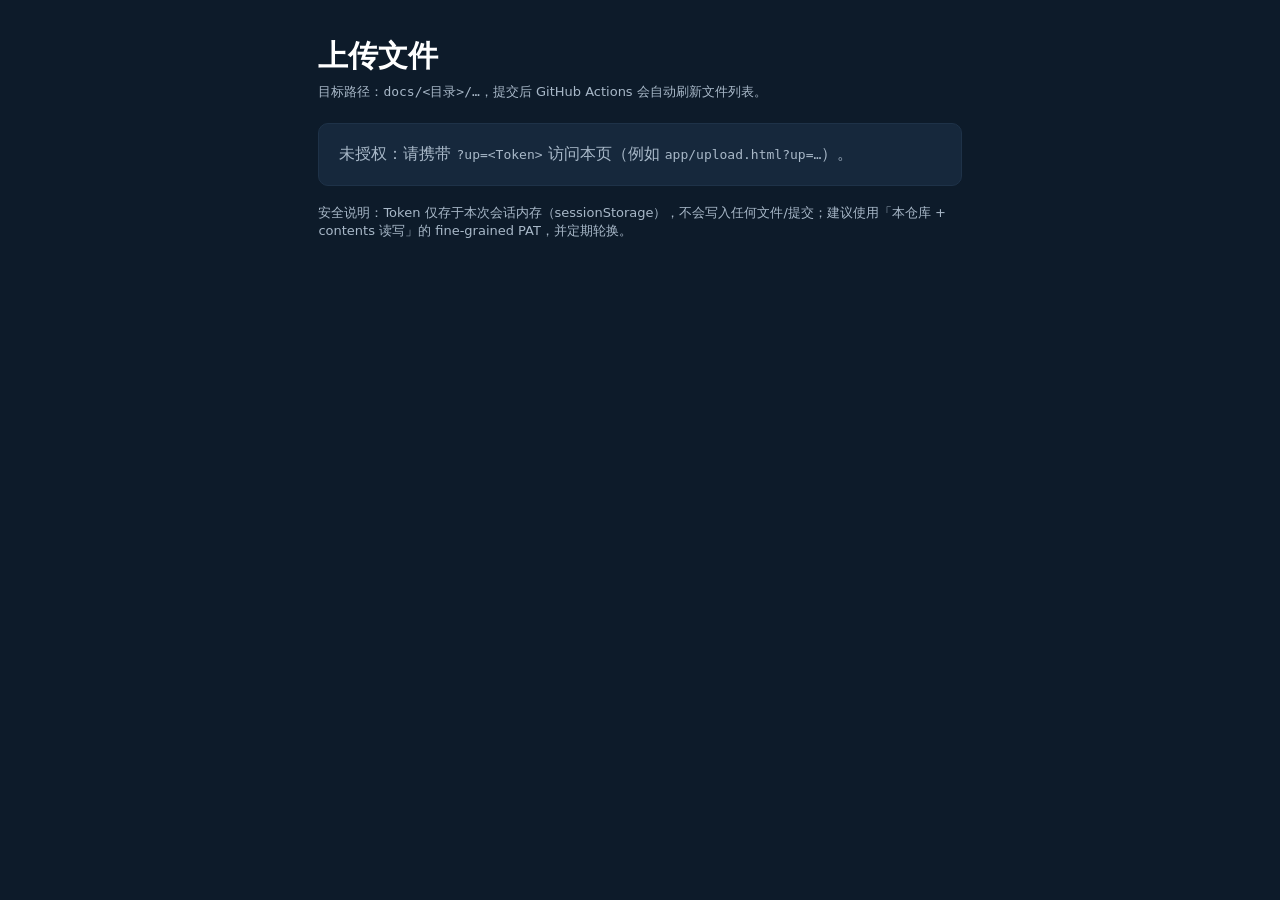
<file: docs/app/upload.html>
<!DOCTYPE html>
<html lang="zh-CN">
<head>
<meta charset="UTF-8">
<meta name="viewport" content="width=device-width, initial-scale=1.0">
<meta http-equiv="Cache-Control" content="no-cache">
<link rel="icon" type="image/svg+xml" href="./assets/favicon.svg">
<title>上传文件</title>
<link rel="stylesheet" href="./assets/ws-style.css?v=d847d16104">
<style>
  .up-page { max-width: 720px; margin: 0 auto; padding: 4vh max(3vw, 20px) 8vh; color: #e6eef7; }
  .up-page h1 { color: #fff; font-size: clamp(22px, 3.6vh, 30px); }
  .up-card { background: #16283c; border: 1px solid #1e3248; border-radius: 10px; padding: 20px; margin-top: 2.4vh; }
  .up-field { display: block; margin: 14px 0; }
  .up-field label { display: block; color: #a8b8c8; font-size: 13px; margin-bottom: 6px; }
  .up-field input[type="text"], .up-field input[type="file"] {
    width: 100%; background: #0d1b2a; border: 1px solid #3a5572; color: #e6eef7;
    border-radius: 8px; padding: 8px 12px; font-size: 13.5px;
  }
  .up-field input[type="file"] { padding: 6px; }
  .up-go { margin-top: 6px; background: var(--orange); border: none; color: #fff; border-radius: 8px;
    padding: 10px 22px; font-size: 14px; cursor: pointer; }
  .up-go:disabled { opacity: .55; cursor: not-allowed; }
  .up-card.dragover { border-color: var(--orange); box-shadow: 0 0 0 3px rgba(230,126,34,.18); }
  .up-drop-hint { margin-top: 8px; color: #5f7388; font-size: 12.5px; }
  .up-progress { height: 6px; background: #0d1b2a; border-radius: 3px; margin-top: 14px; overflow: hidden; display: none; }
  .up-progress i { display: block; height: 100%; width: 0; background: var(--orange); transition: width .15s; }
  .up-msg { margin-top: 14px; color: #a8b8c8; font-size: 13px; }
  .up-msg.ok { color: #7fd48c; } .up-msg.bad { color: #ffb4a0; }
  ul.up-res { list-style: none; margin-top: 16px; }
  ul.up-res li { padding: 8px 10px; border-bottom: 1px solid rgba(255,255,255,.06); font-size: 13.5px; word-break: break-all; }
  ul.up-res li b.ok { color: #7fd48c; } ul.up-res li b.bad { color: #ffb4a0; }
  ul.up-sel { list-style: none; margin: 2px 0 10px; }
  ul.up-sel li { display: flex; align-items: center; gap: 10px; padding: 9px 6px;
    border-bottom: 1px solid rgba(255,255,255,.07); font-size: 13.5px; }
  .up-sel .nm { flex: 1 1 auto; min-width: 0; overflow: hidden; text-overflow: ellipsis; white-space: nowrap; word-break: break-all; }
  .up-sel .sz { color: #5f7388; font-size: 12px; flex: 0 0 auto; }
  .up-sel .rm { flex: 0 0 auto; width: 38px; height: 38px; border-radius: 8px; border: 1px solid #3a5572;
    background: none; color: #ffb4a0; font-size: 17px; cursor: pointer; touch-action: manipulation; }
  .up-sel .rm:hover { border-color: var(--orange); color: var(--orange); }
  @media (max-width: 640px) { ul.up-sel .nm { max-width: 62%; } }
  .up-locked { color: #a8b8c8; }
</style>
</head>
<body>
<main class="up-page">
  <header>
    <h1>上传文件</h1>
    <p style="color:#a8b8c8;font-size:13px;margin-top:6px;">目标路径：<code>docs/&lt;目录&gt;/…</code>，提交后 GitHub Actions 会自动刷新文件列表。</p>
    <p style="color:#a8b8c8;font-size:12.5px;margin-top:4px" id="upRepo"></p>
  </header>

  <form class="up-card" id="upForm" hidden>
    <div class="up-field">
      <label for="upDir">目标目录（相对 docs/，默认 uploads；可手填子目录如 reports/）</label>
      <input type="text" id="upDir" value="uploads" placeholder="uploads">
    </div>
    <div class="up-field">
      <label for="upFiles">选择文件（可多选；也可直接将文件拖拽到下方卡片内）</label>
      <input type="file" id="upFiles" multiple>
      <p class="up-drop-hint">支持点击选择 或 拖拽到此处（不支持整个文件夹）。</p>
    </div>
    <ul class="up-sel" id="upSel" hidden></ul>
    <button class="up-go" id="upGo">上传</button>
    <div class="up-progress" id="upBar"><i id="upBarFill"></i></div>
    <p class="up-msg" id="upMsg"></p>
    <ul class="up-res" id="upRes"></ul>
  </form>

  <div class="up-card" id="upLocked" hidden>
    <p class="up-locked">未授权：请携带 <code>?up=&lt;Token&gt;</code> 访问本页（例如 <code>app/upload.html?up=…</code>）。</p>
  </div>

  <p class="up-msg" style="margin-top:2vh;">
    安全说明：Token 仅存于本次会话内存（sessionStorage），不会写入任何文件/提交；建议使用「本仓库 + contents 读写」的 fine-grained PAT，并定期轮换。
  </p>
</main>

<script src="./assets/ws-upload.js?v=d847d16104"></script>
</body>
</html>
</file>
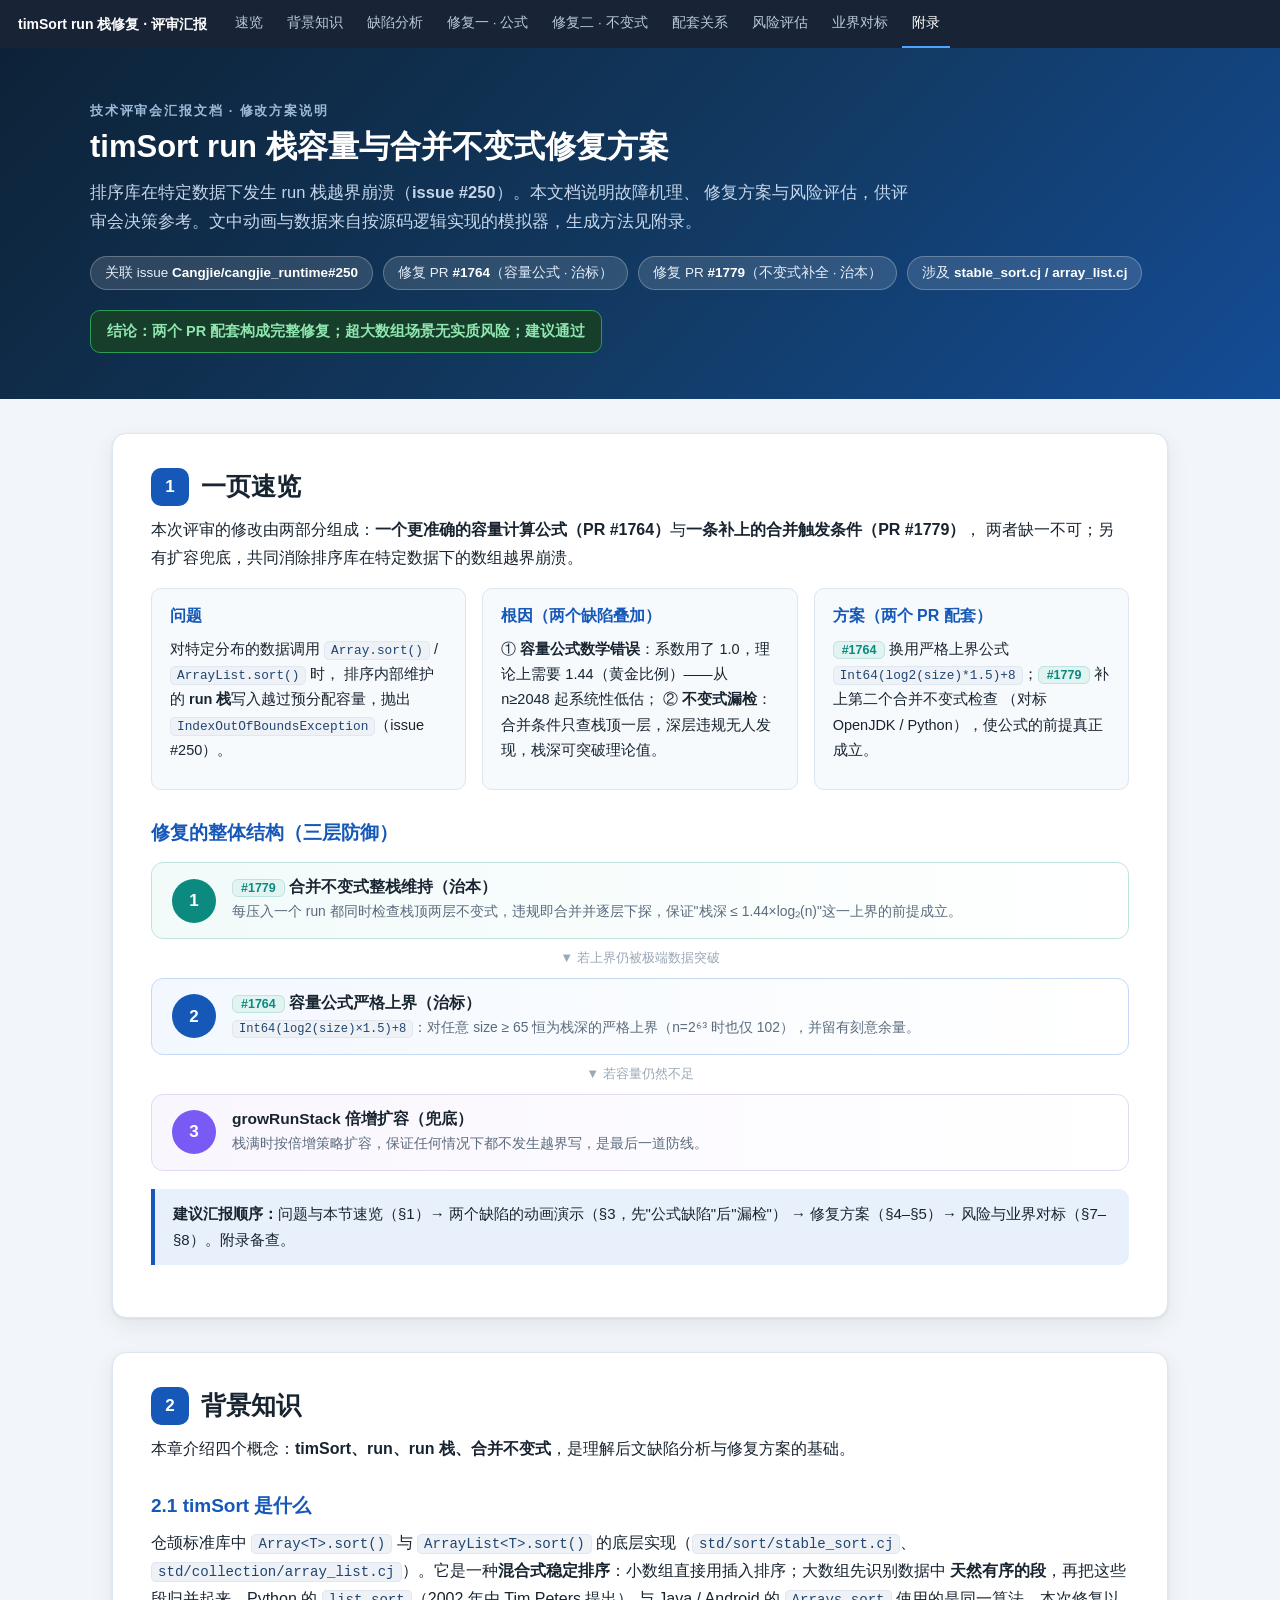
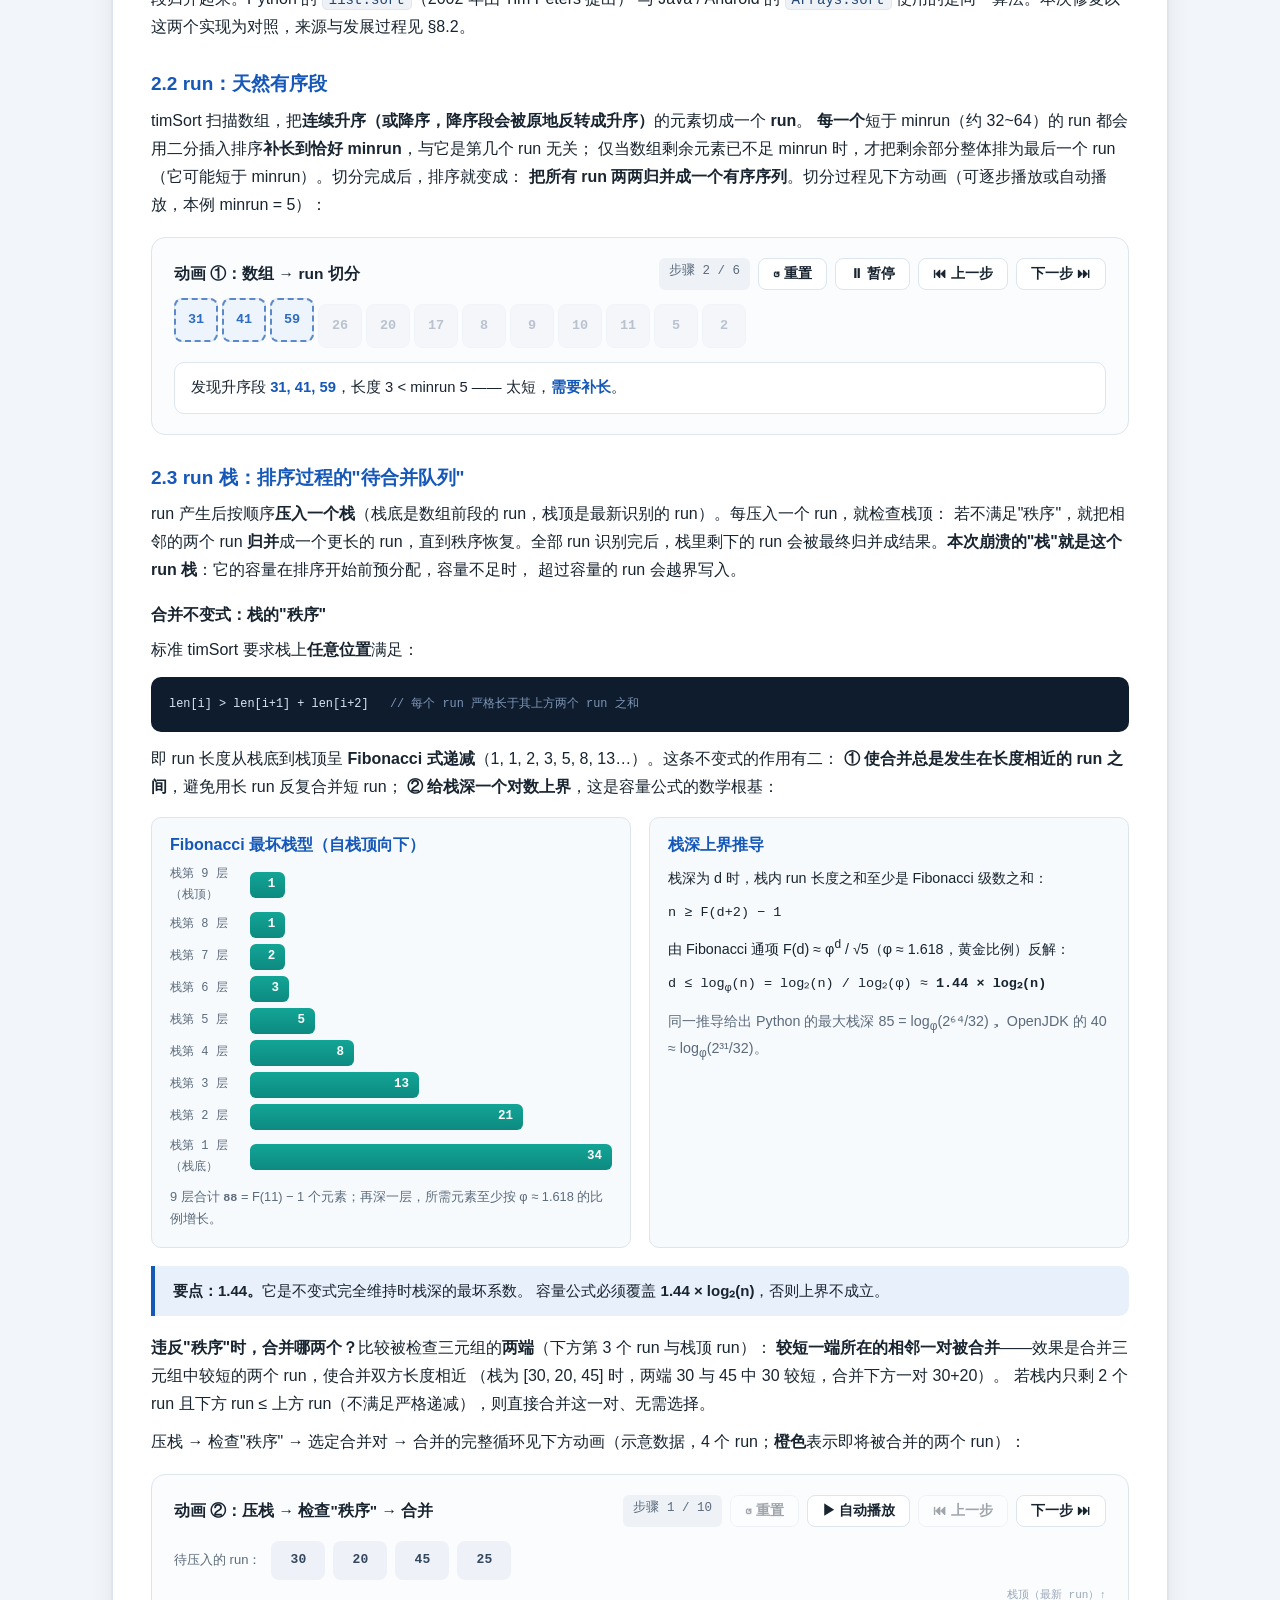
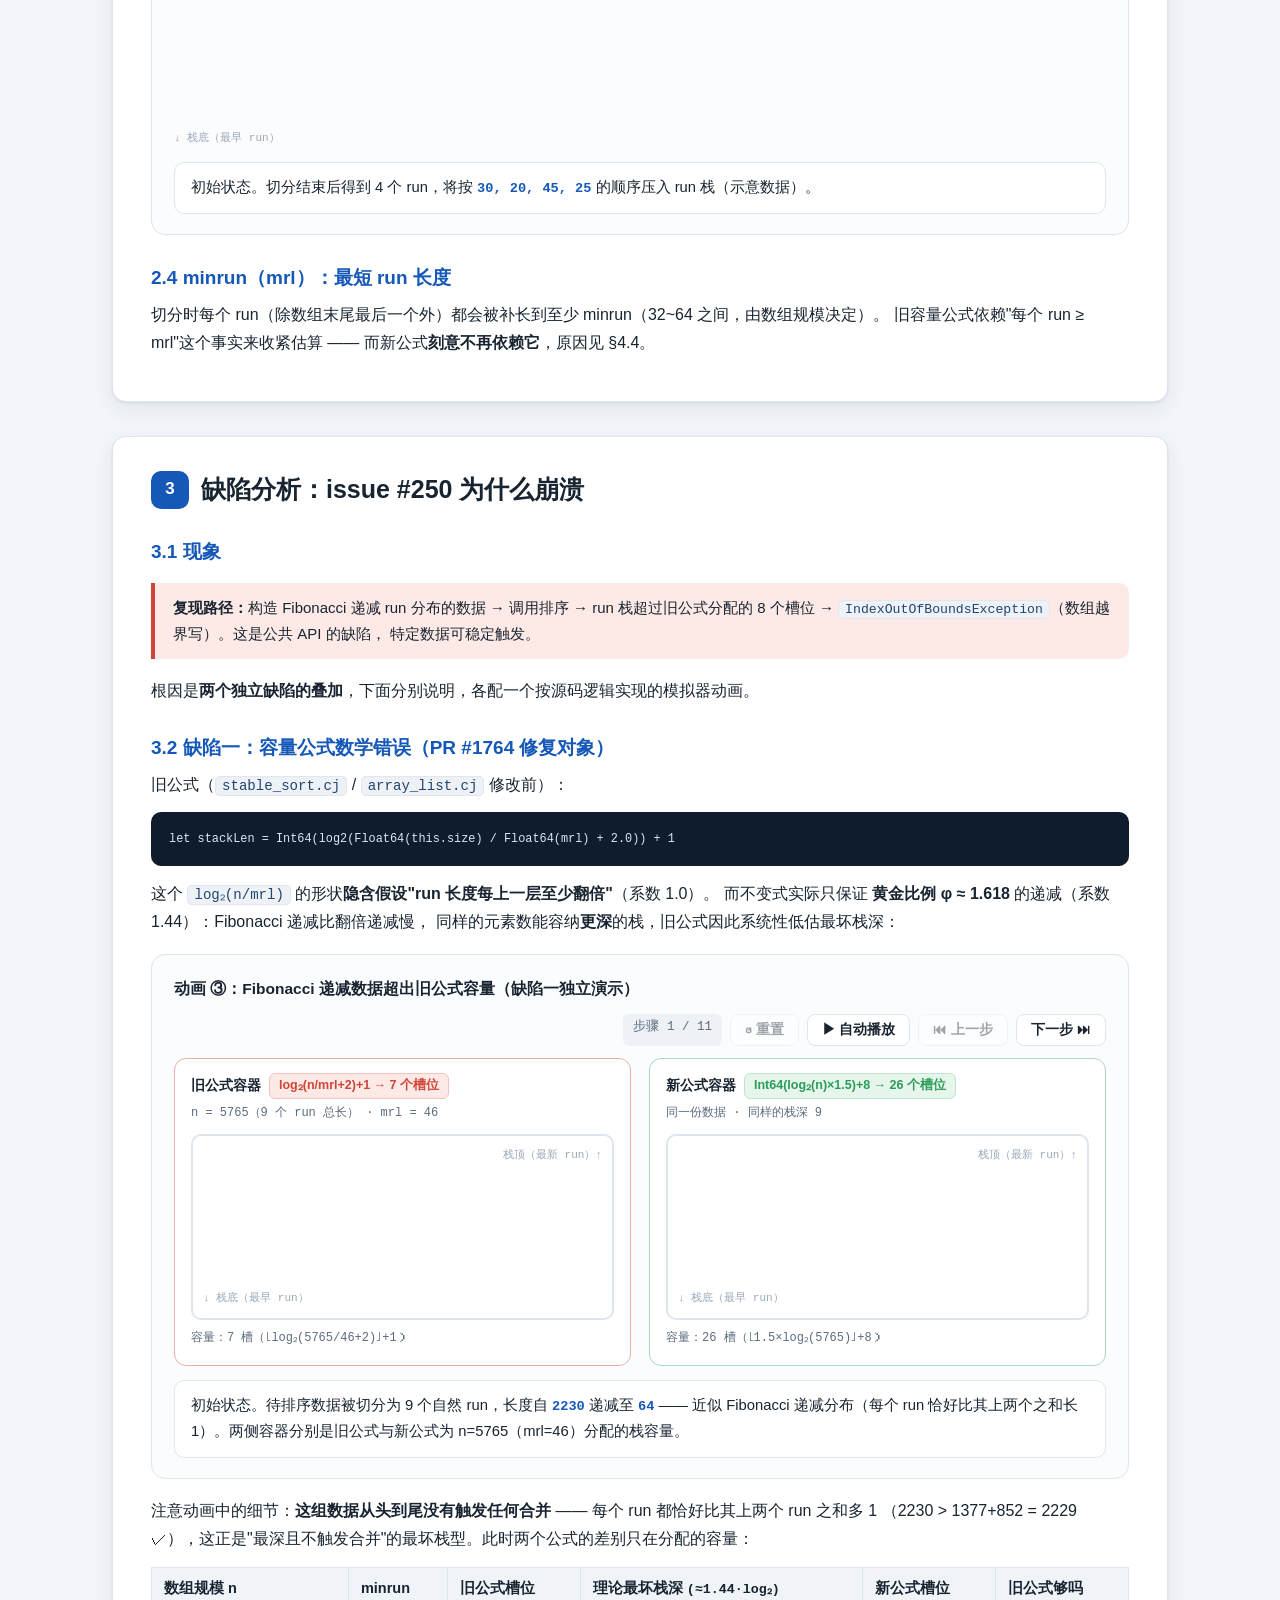
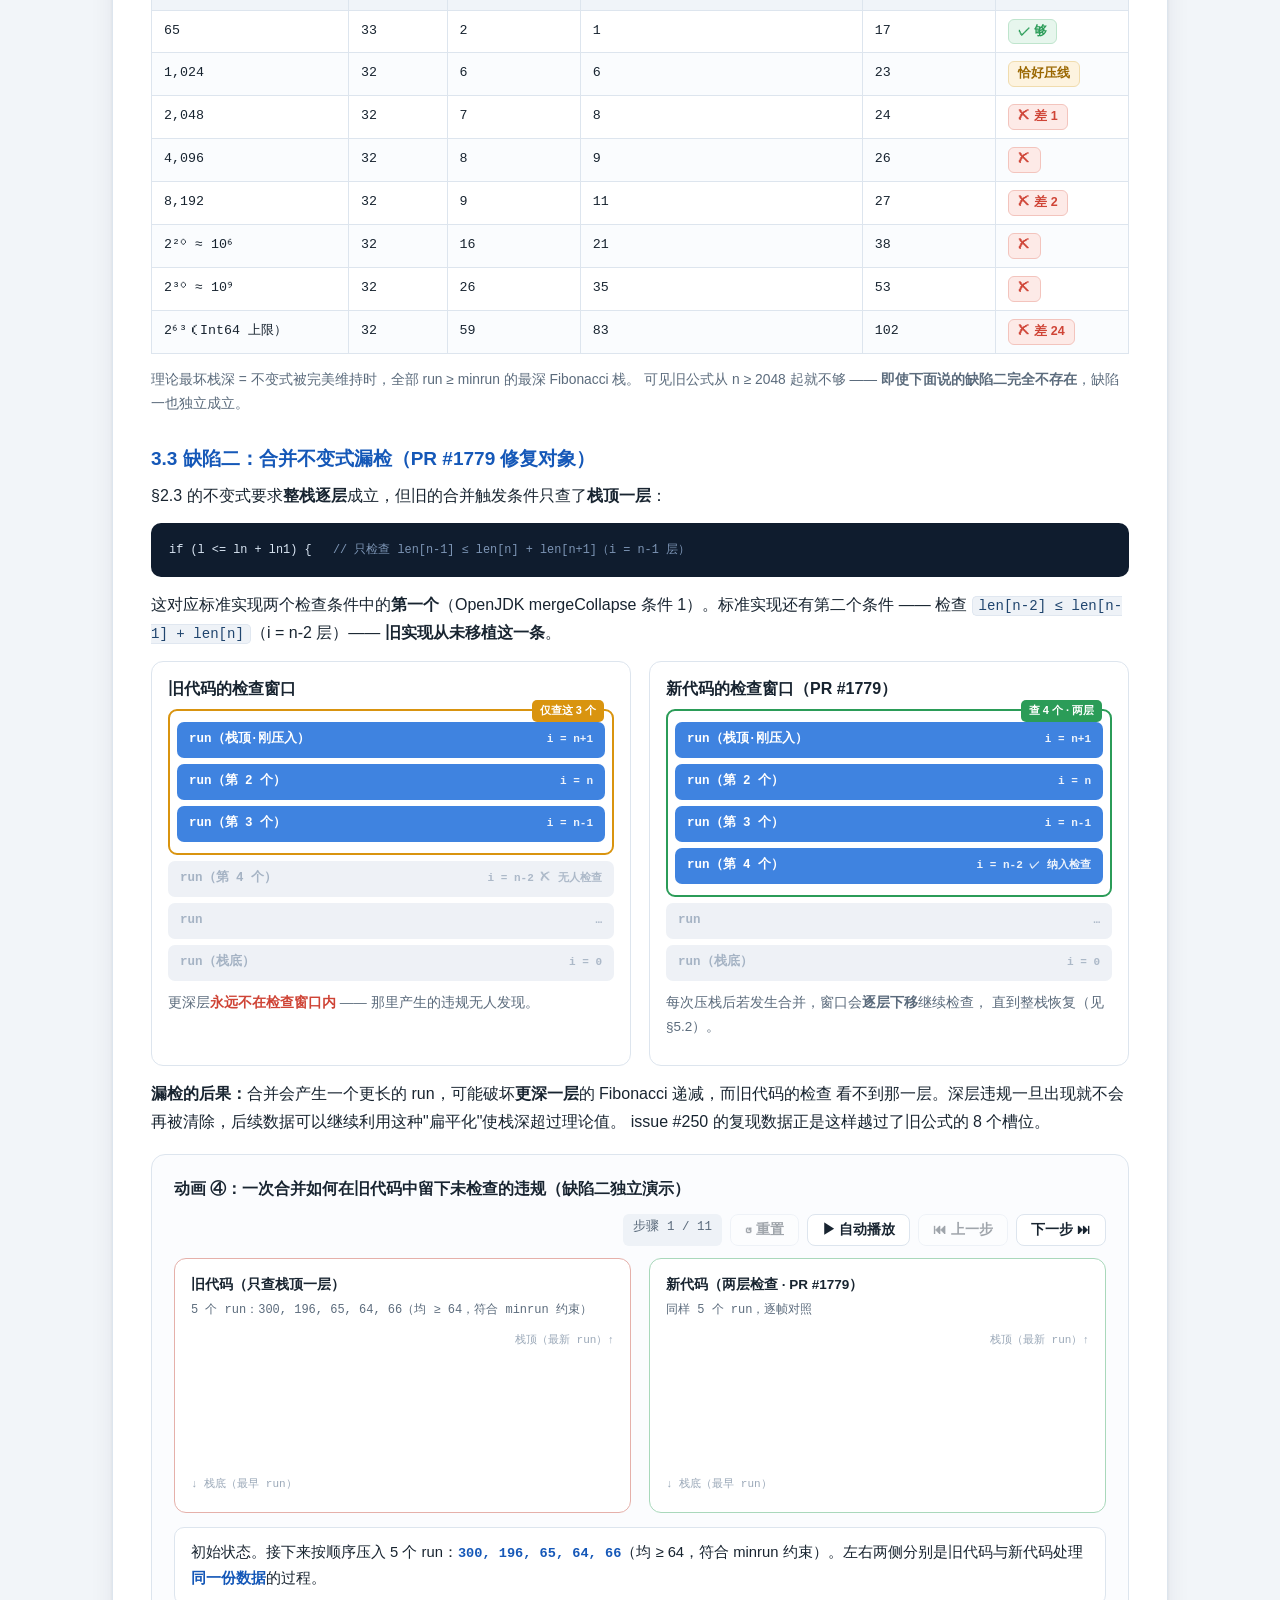
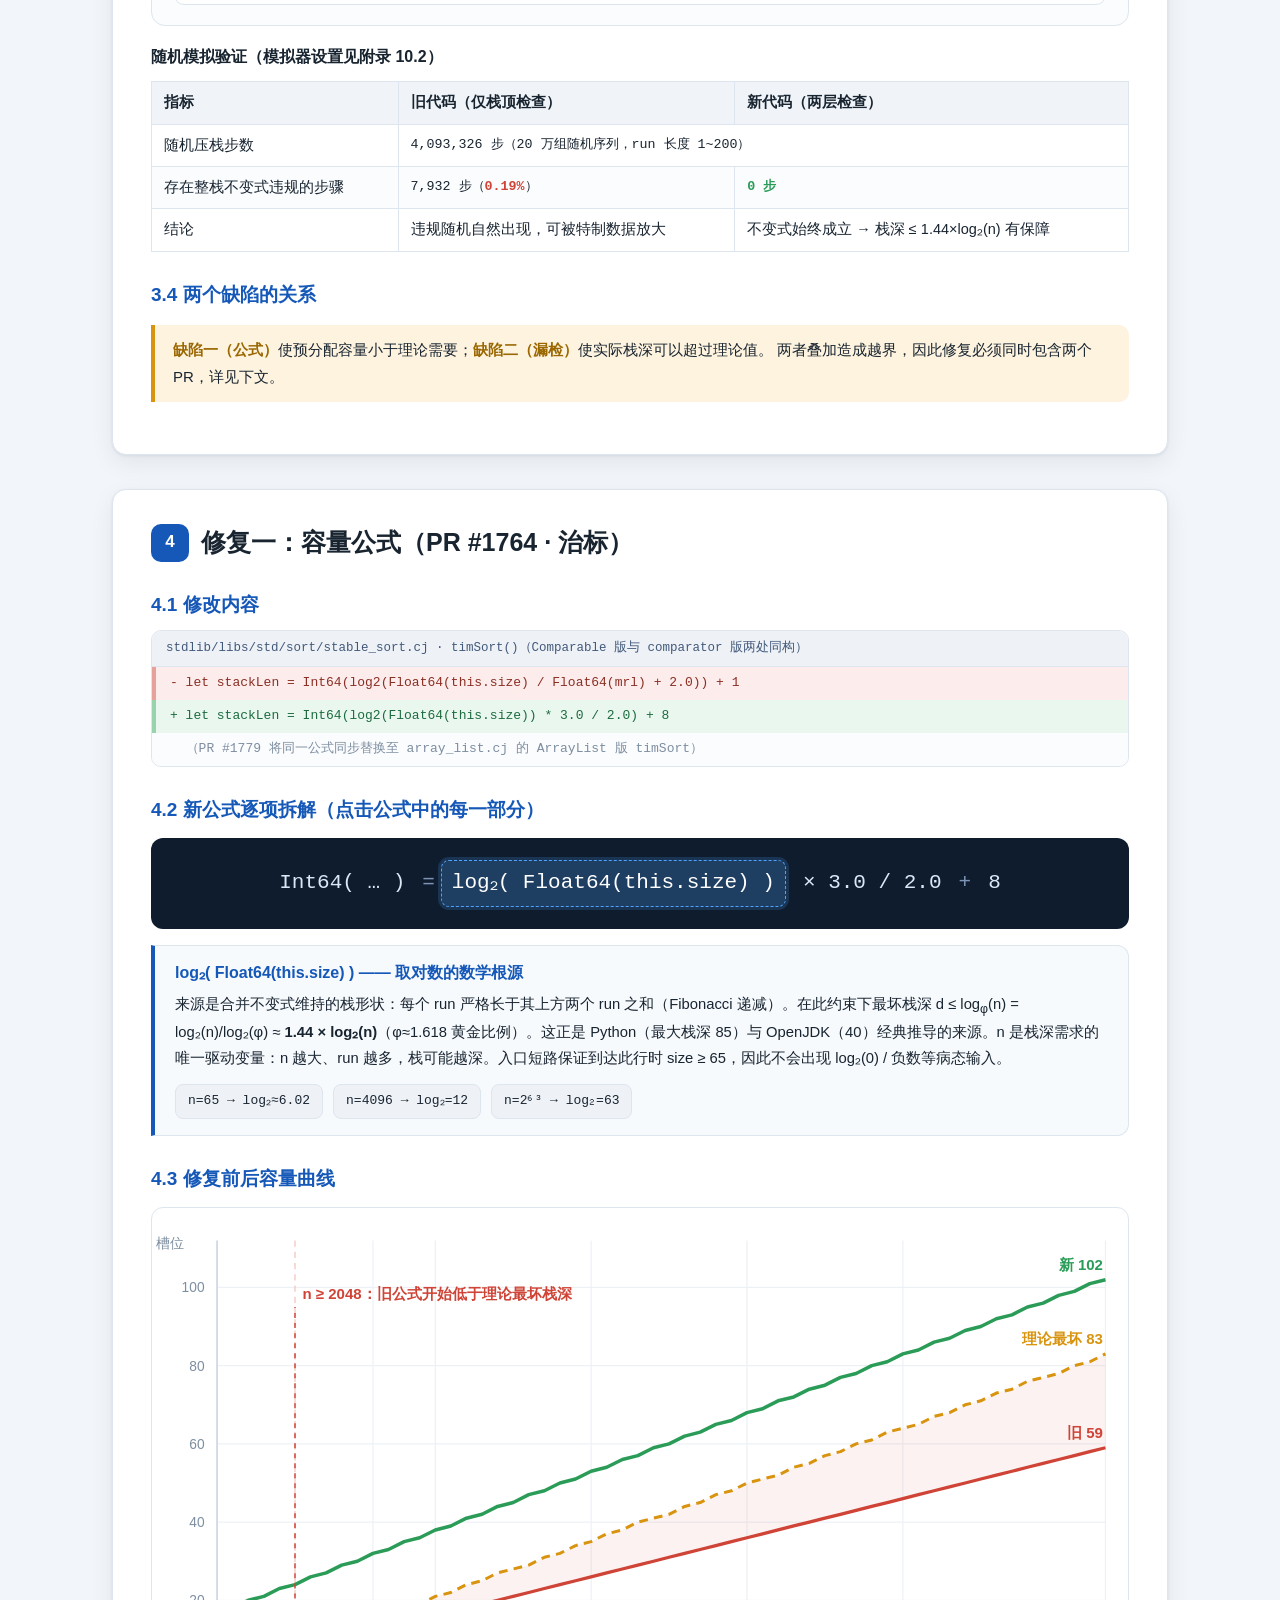
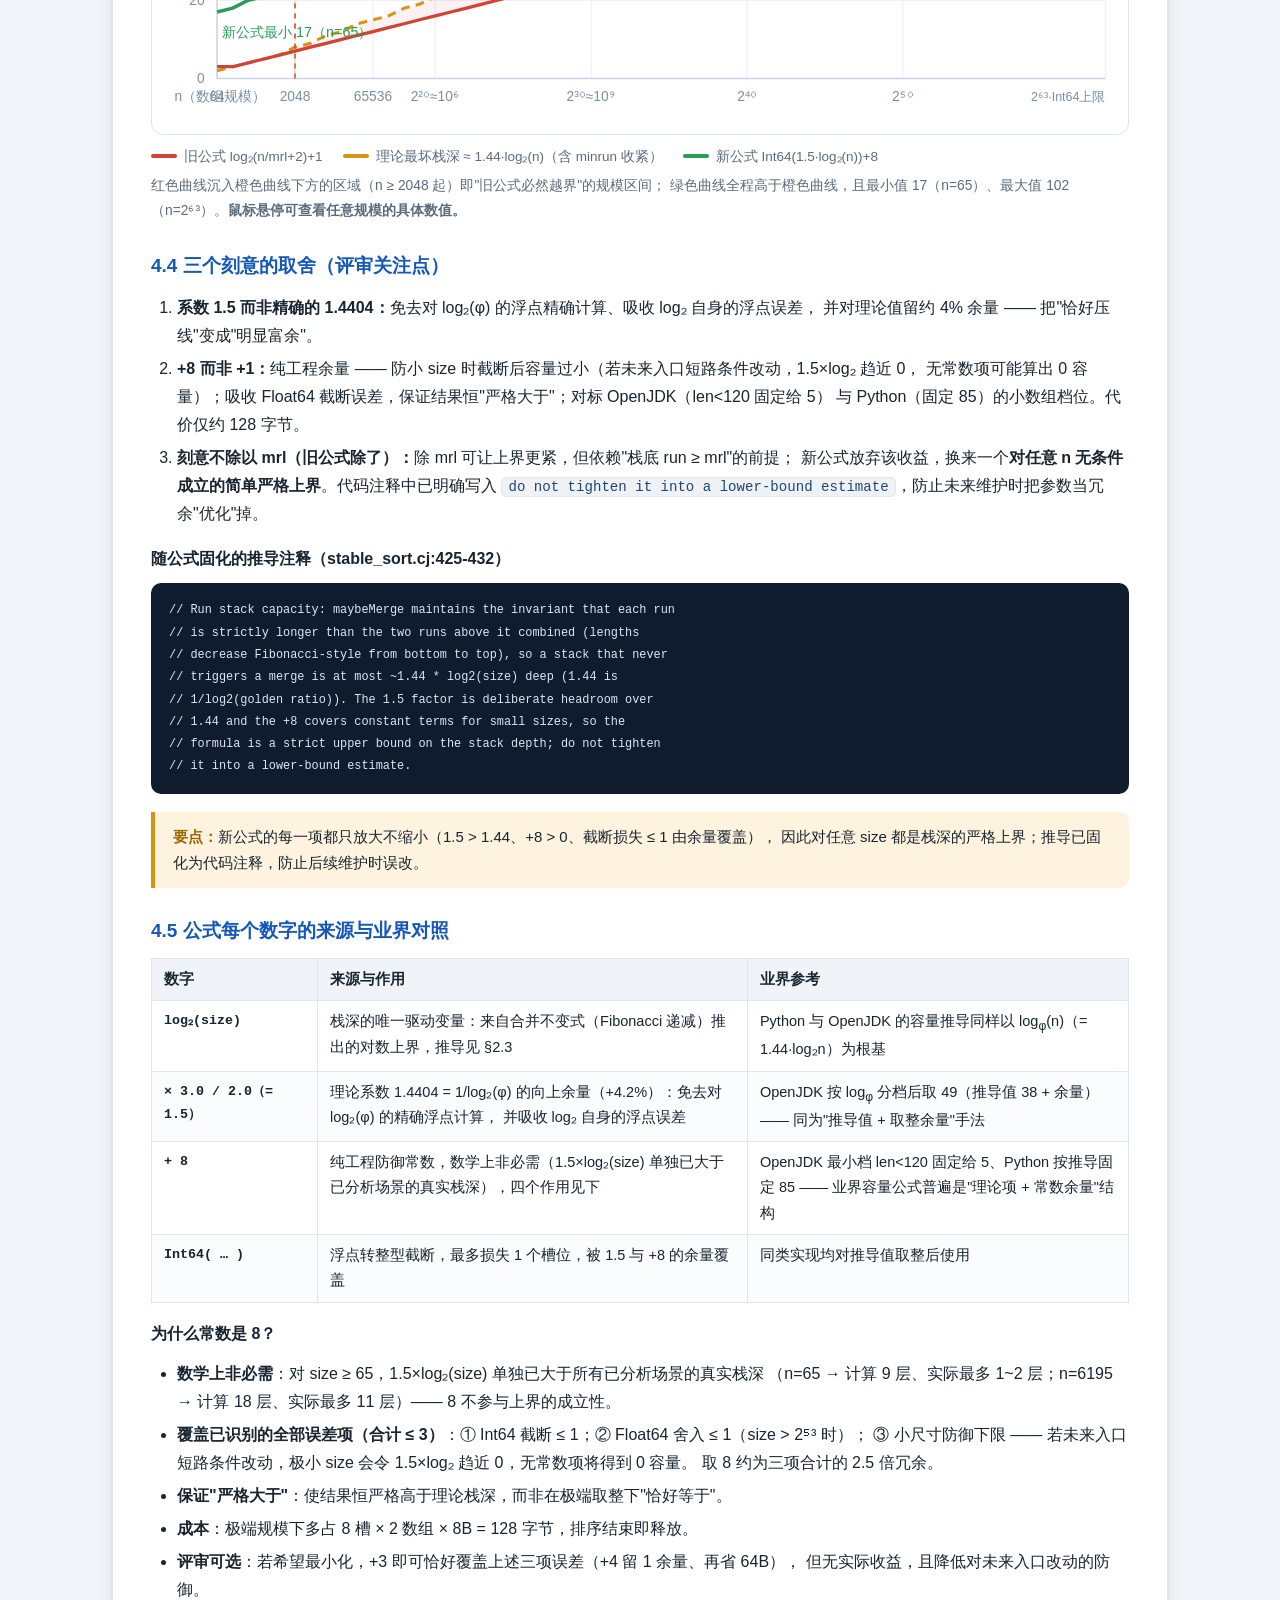
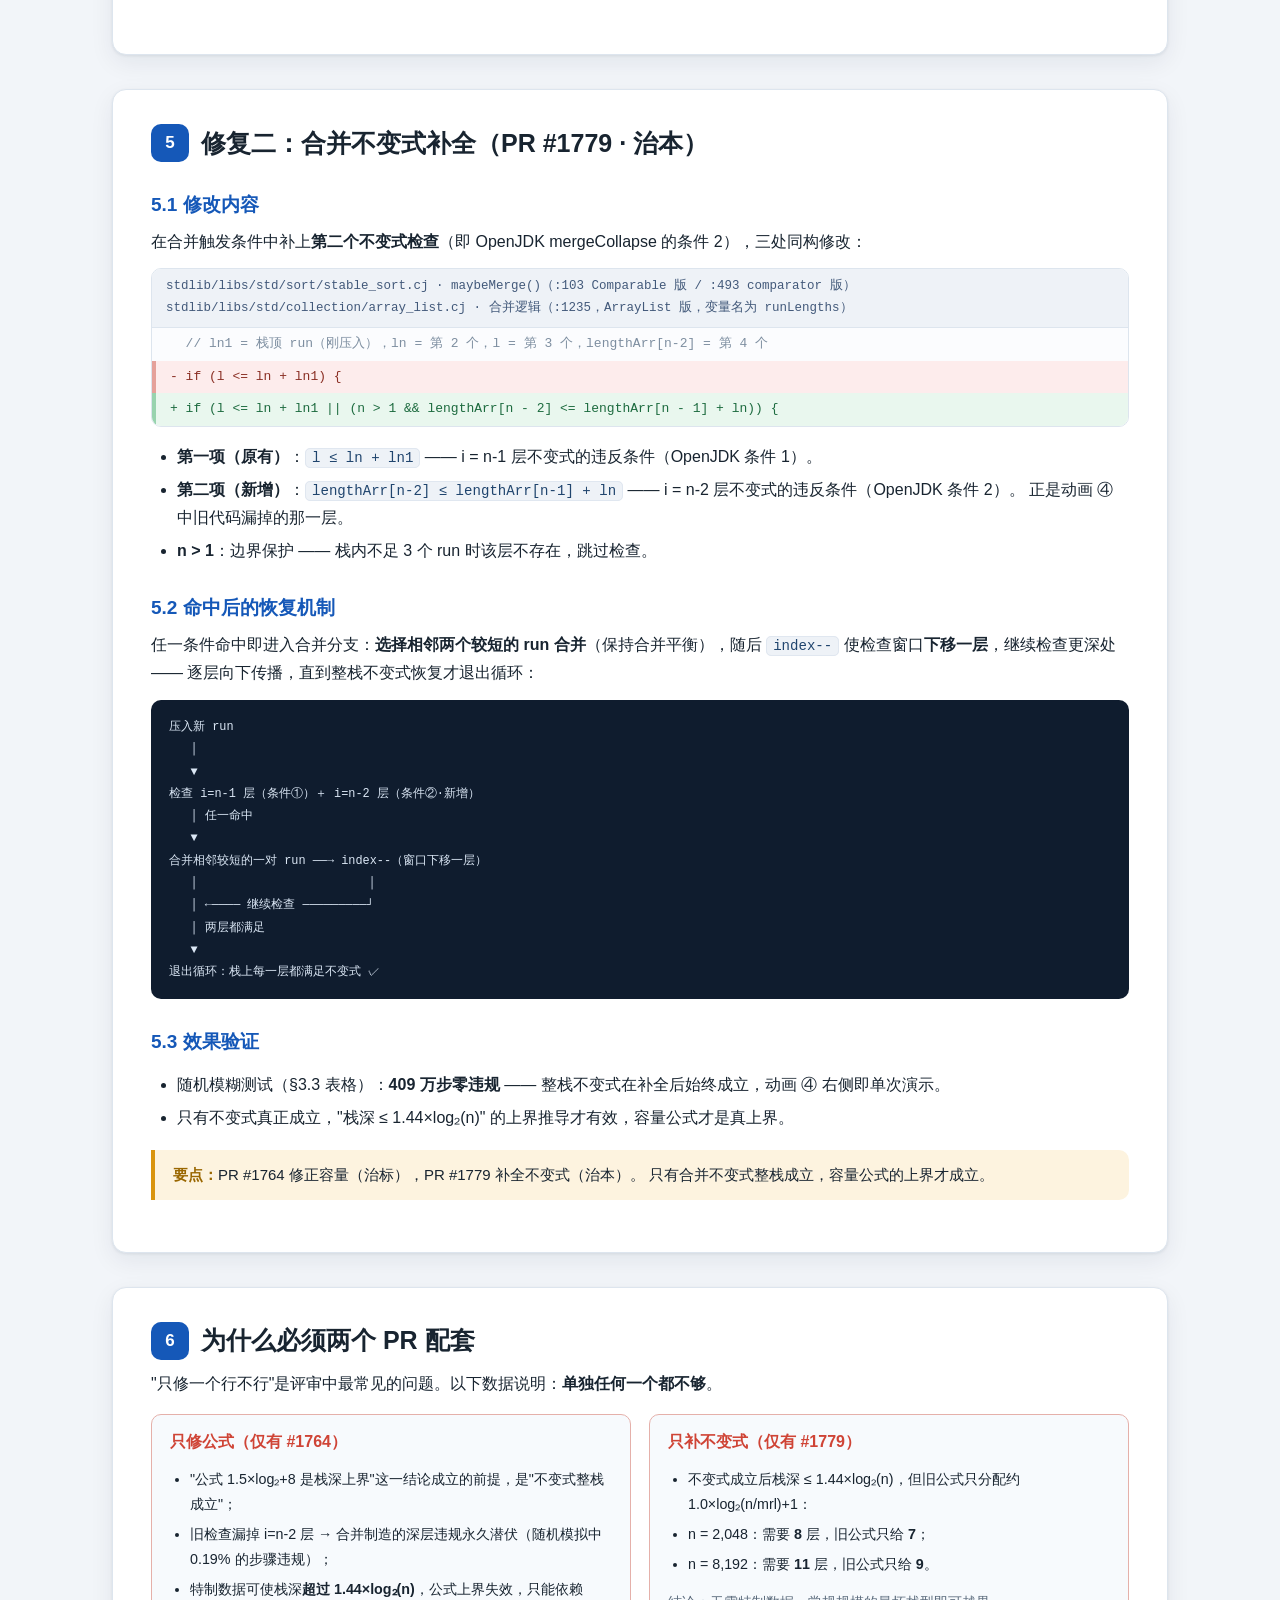
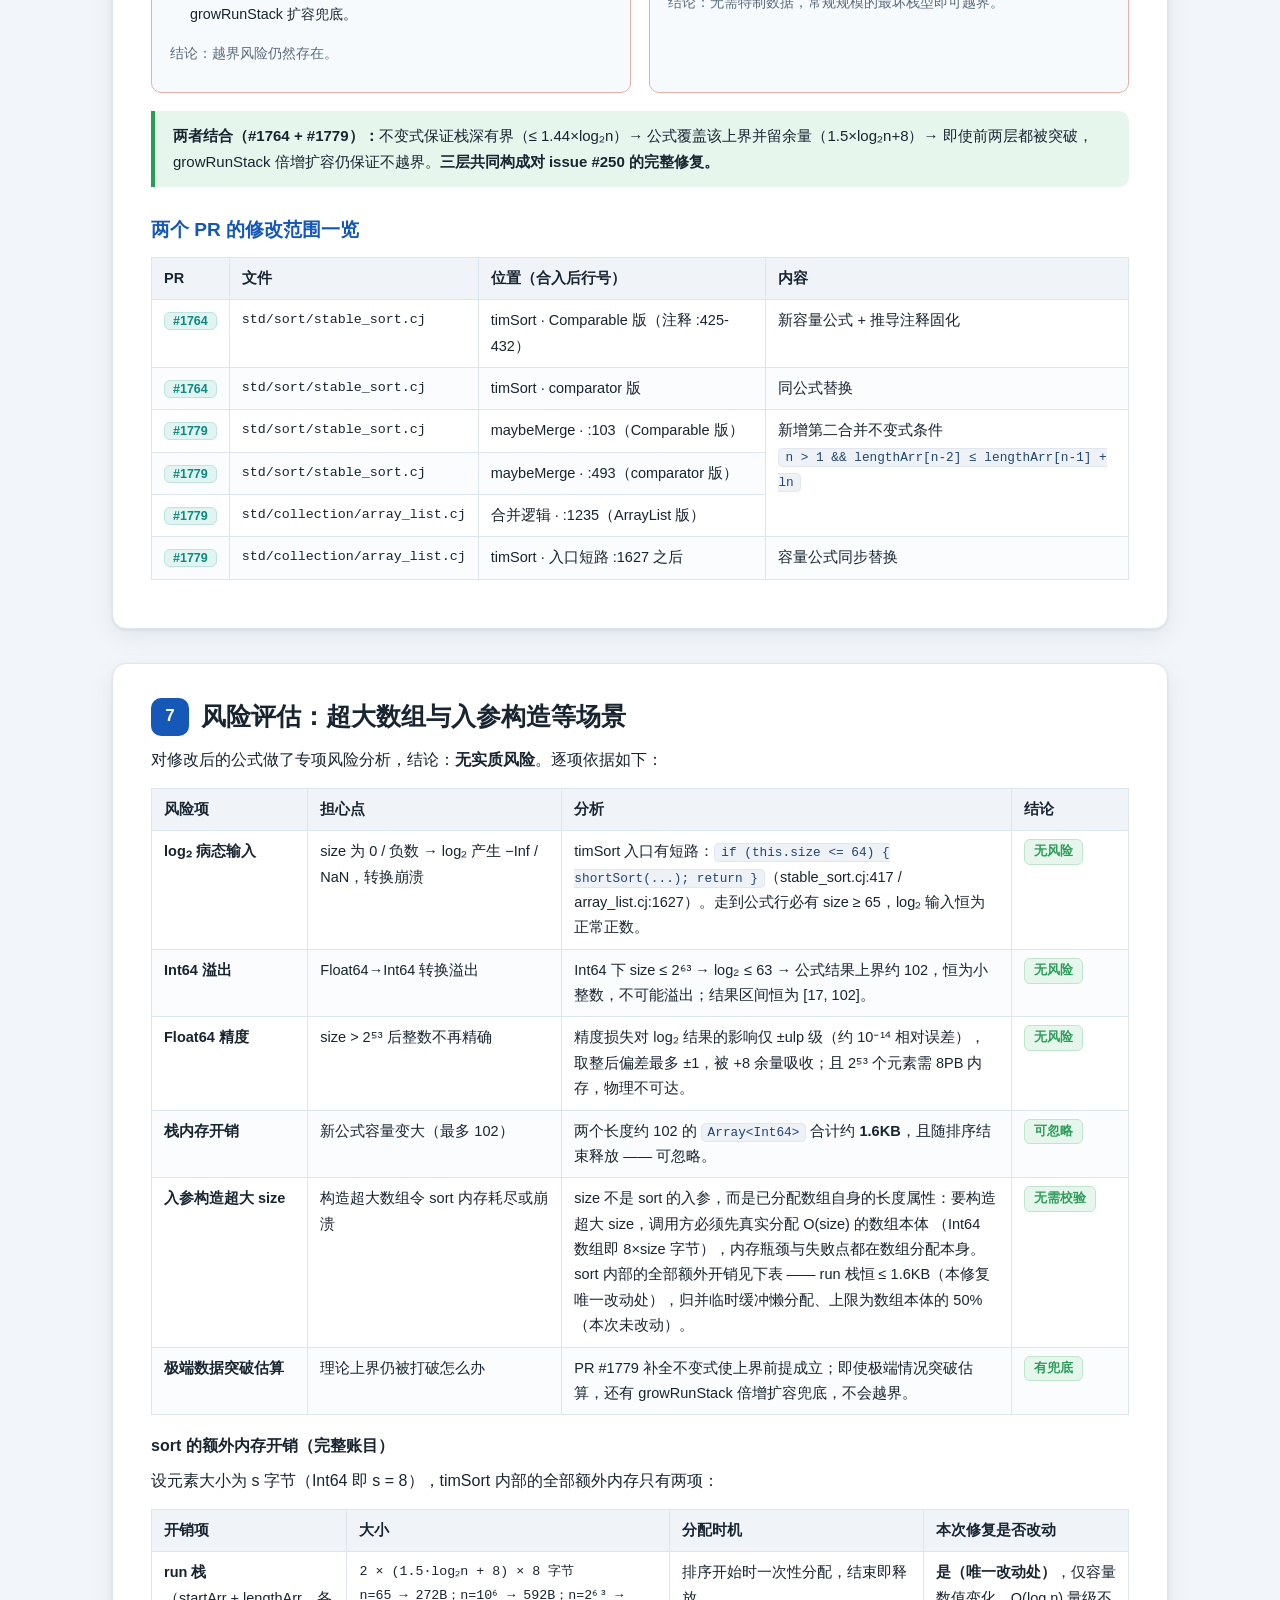
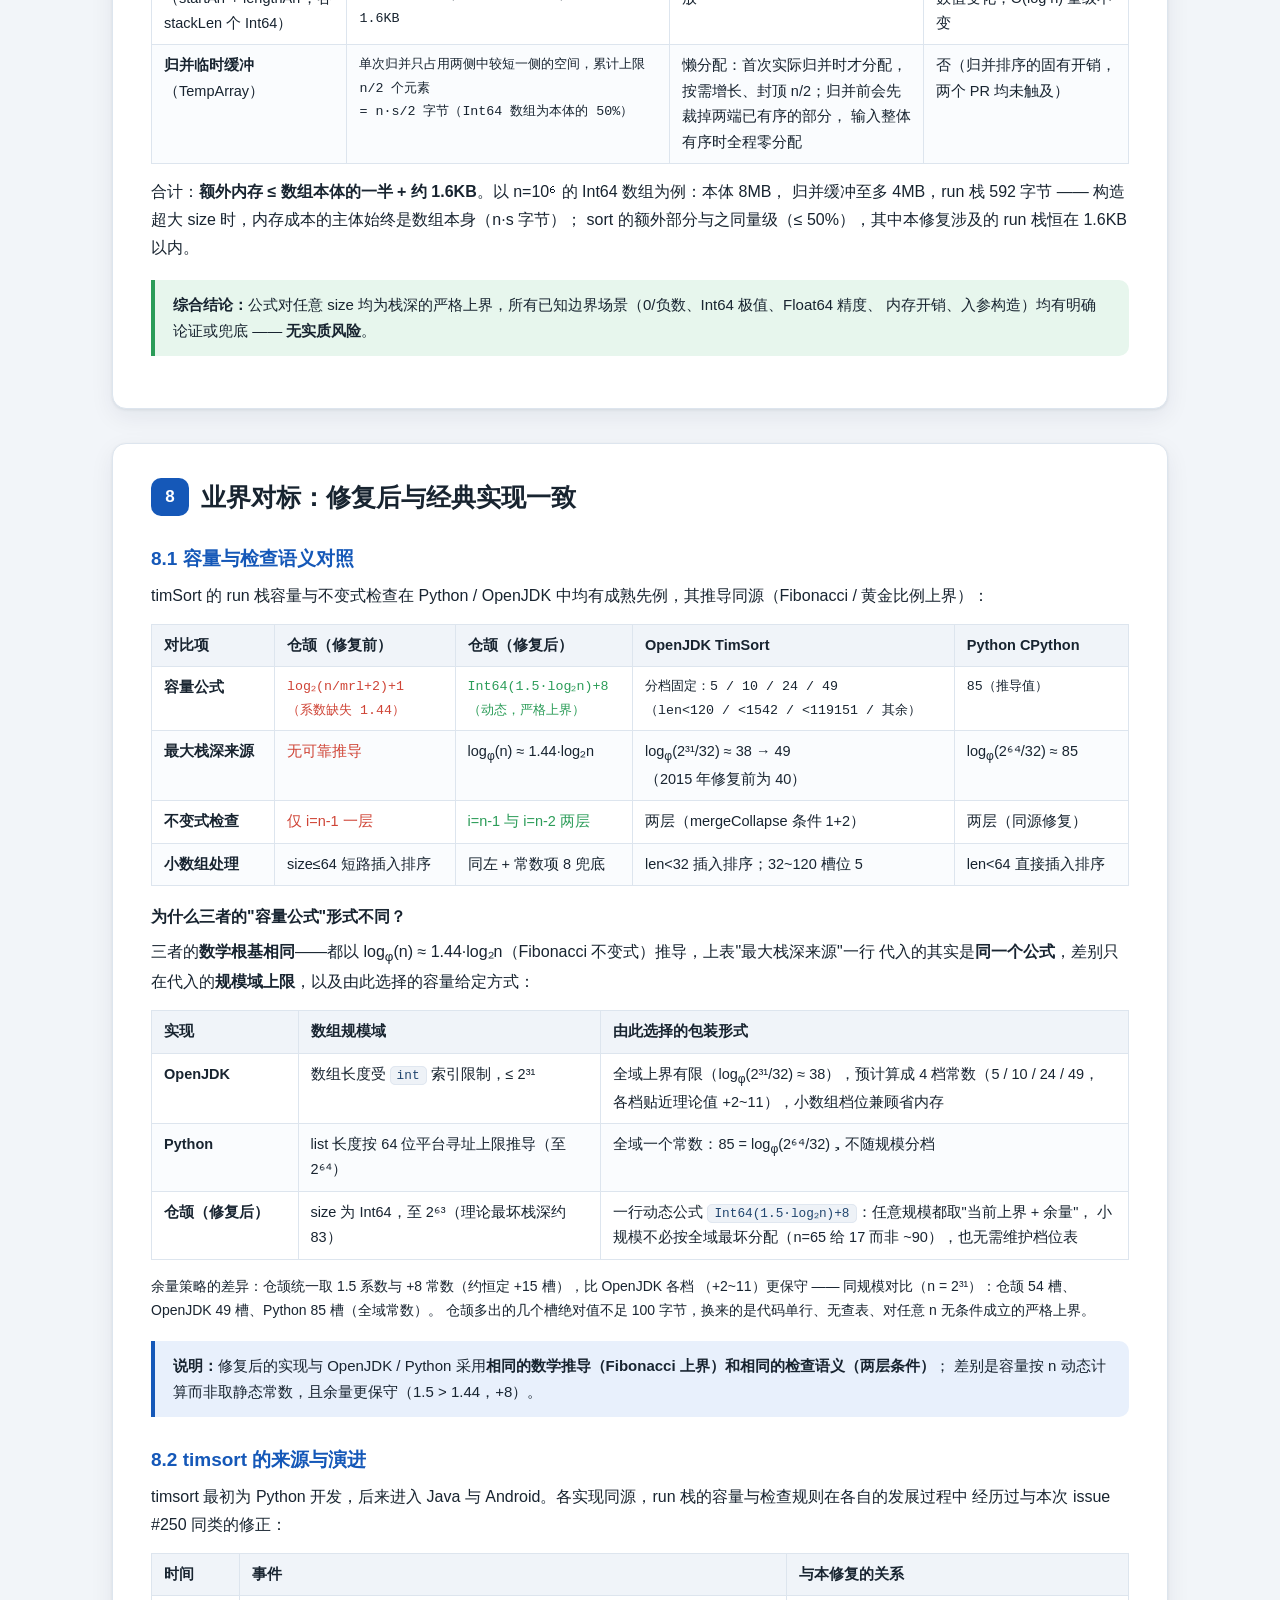
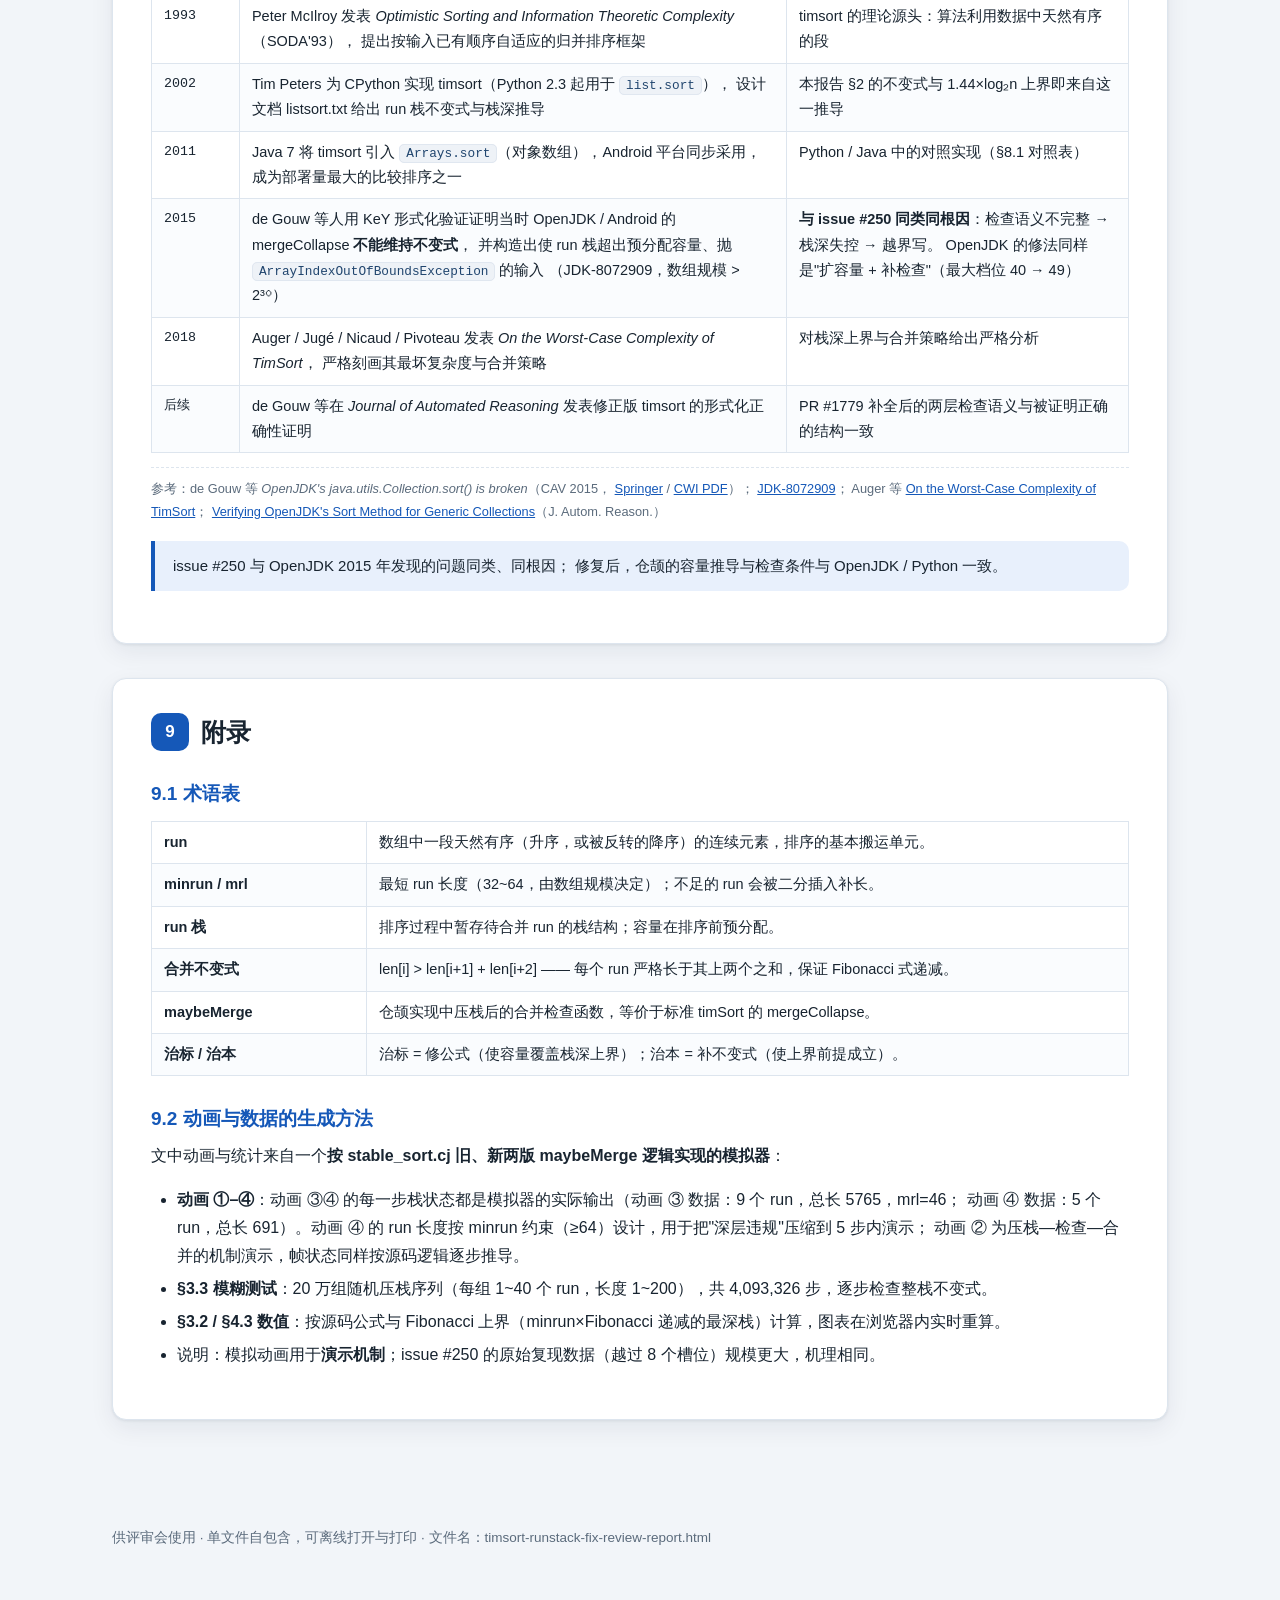
<file: docs/cangjie/timsort-runstack-fix-review-report.html>
<!DOCTYPE html>
<html lang="zh-CN">
<head>
<meta charset="UTF-8">
<meta name="viewport" content="width=device-width, initial-scale=1.0">
<title>评审汇报 · timSort run 栈修复方案（issue #250 · PR #1764 / #1779）</title>
<style>
:root{
  --bg:#f2f5f9; --card:#ffffff; --ink:#182430; --muted:#5b6b7c; --line:#dde5ee;
  --blue:#1558b8; --blue-soft:#e8f0fc; --teal:#0d8a80; --teal-soft:#e2f4f2;
  --red:#cf4436; --red-soft:#fdeae7; --green:#2b9c58; --green-soft:#e7f6ed;
  --amber:#d9940f; --amber-soft:#fdf3df; --code:#0f1c2e; --radius:14px;
  --shadow:0 1px 3px rgba(16,35,61,.08),0 8px 24px rgba(16,35,61,.07);
  --mono:"SF Mono",Consolas,"JetBrains Mono",Menlo,monospace;
}
*{box-sizing:border-box}
html{scroll-behavior:smooth}
body{margin:0;background:var(--bg);color:var(--ink);
  font:16px/1.75 -apple-system,BlinkMacSystemFont,"Segoe UI","PingFang SC","Hiragino Sans GB","Microsoft YaHei",sans-serif;
  -webkit-font-smoothing:antialiased}
main{max-width:1100px;margin:0 auto;padding:0 22px 80px}
section.card{background:var(--card);border:1px solid var(--line);border-radius:var(--radius);
  box-shadow:var(--shadow);padding:34px 38px;margin-top:34px}
h1,h2,h3,h4{line-height:1.35}
h2{font-size:25px;margin:0 0 6px;display:flex;align-items:center;gap:12px}
h2 .no{flex:none;width:38px;height:38px;border-radius:10px;background:var(--blue);color:#fff;
  display:flex;align-items:center;justify-content:center;font-size:17px;font-weight:700}
h3{font-size:19px;margin:30px 0 10px;color:var(--blue)}
h4{font-size:16px;margin:20px 0 8px}
p{margin:10px 0}
a{color:var(--blue)}
code{font-family:var(--mono);font-size:.88em;background:#eef2f7;border:1px solid #e0e7f0;
  border-radius:5px;padding:1px 6px;color:#20456e}
pre{background:var(--code);color:#dbe7f5;border-radius:10px;padding:16px 18px;overflow-x:auto;
  font-family:var(--mono);font-size:13.5px;line-height:1.65}
pre code{background:none;border:none;color:inherit;padding:0}
ul,ol{padding-left:26px}
li{margin:5px 0}
table{border-collapse:collapse;width:100%;margin:14px 0;font-size:14.5px}
th{background:#f0f4f9;text-align:left;font-weight:600}
th,td{border:1px solid var(--line);padding:8px 12px;vertical-align:top}
tr:nth-child(even) td{background:#fafcfe}
.nowrap{white-space:nowrap}
.num{font-family:var(--mono);font-size:.92em}

/* ---------- 顶部导航 ---------- */
#topnav{position:sticky;top:0;z-index:50;background:rgba(15,28,46,.96);backdrop-filter:blur(8px);
  display:flex;align-items:center;gap:4px;padding:0 18px;overflow-x:auto;white-space:nowrap}
#topnav .brand{color:#fff;font-weight:700;font-size:14px;margin-right:14px;padding:11px 0;flex:none}
#topnav a{color:#b9c8db;text-decoration:none;font-size:13.5px;padding:11px 10px;border-bottom:2.5px solid transparent;flex:none}
#topnav a:hover{color:#fff}
#topnav a.active{color:#fff;border-bottom-color:#4da3ff}

/* ---------- 头部 ---------- */
header.hero{background:linear-gradient(135deg,#0d2237 0%,#123a63 55%,#1558b8 130%);color:#fff;
  padding:52px 22px 46px;margin-bottom:6px}
.hero-inner{max-width:1100px;margin:0 auto}
.hero h1{font-size:31px;margin:0 0 10px}
.hero .sub{color:#c6d6ea;font-size:16.5px;margin:0 0 20px;max-width:820px}
.chips{display:flex;flex-wrap:wrap;gap:10px}
.chip{background:rgba(255,255,255,.13);border:1px solid rgba(255,255,255,.25);border-radius:99px;
  padding:4px 14px;font-size:13.5px;color:#e8f0fa}
.chip b{color:#fff}
.verdict{display:inline-flex;align-items:center;gap:8px;background:#173d2b;border:1px solid #2b9c58;
  color:#8fe6ae;border-radius:10px;padding:8px 16px;font-weight:600;font-size:14.5px;margin-top:20px}

/* ---------- 通用组件 ---------- */
.takeaway{border-left:4px solid var(--amber);background:var(--amber-soft);border-radius:0 10px 10px 0;
  padding:12px 18px;margin:18px 0;font-size:15px}
.takeaway b{color:#9a6700}
.callout{border-left:4px solid var(--blue);background:var(--blue-soft);border-radius:0 10px 10px 0;
  padding:12px 18px;margin:18px 0;font-size:15px}
.danger{border-left:4px solid var(--red);background:var(--red-soft);border-radius:0 10px 10px 0;
  padding:12px 18px;margin:18px 0;font-size:15px}
.safe{border-left:4px solid var(--green);background:var(--green-soft);border-radius:0 10px 10px 0;
  padding:12px 18px;margin:18px 0;font-size:15px}
.grid2{display:grid;grid-template-columns:1fr 1fr;gap:18px;margin:16px 0}
.grid3{display:grid;grid-template-columns:repeat(3,1fr);gap:16px;margin:16px 0}
@media(max-width:860px){.grid2,.grid3{grid-template-columns:1fr}}
.mini{background:#f7fafd;border:1px solid var(--line);border-radius:10px;padding:16px 18px}
.mini h4{margin:0 0 8px;color:var(--blue)}
.badge{display:inline-block;border-radius:6px;padding:1px 9px;font-size:12.5px;font-weight:600;vertical-align:1px}
.b-ok{background:var(--green-soft);color:var(--green);border:1px solid #bfe5cd}
.b-bad{background:var(--red-soft);color:var(--red);border:1px solid #f3c4bd}
.b-mid{background:var(--amber-soft);color:#9a6700;border:1px solid #f0dcae}
.tag-pr{background:var(--teal-soft);color:var(--teal);border:1px solid #bfe4e0;border-radius:6px;padding:1px 8px;font-size:12.5px;font-weight:700}

/* diff 视图 */
.diff{border:1px solid var(--line);border-radius:10px;overflow:hidden;margin:12px 0}
.diff .file{background:#eef2f7;padding:7px 14px;font-family:var(--mono);font-size:12.5px;color:#42597a;border-bottom:1px solid var(--line)}
.diff .dl,.diff .il{font-family:var(--mono);font-size:13px;padding:5px 14px;white-space:pre-wrap}
.diff .dl{background:#fdecec;color:#8a2f24;border-left:4px solid #e5a19a}
.diff .il{background:#e9f7ee;color:#1d6b3f;border-left:4px solid #98d3ae}
.diff .ctx{font-family:var(--mono);font-size:13px;padding:5px 14px;color:#7d8ea0;background:#fbfcfe;white-space:pre-wrap;border-left:4px solid transparent}

/* ---------- 播放器 ---------- */
.player{border:1px solid var(--line);border-radius:var(--radius);background:#fbfcfe;padding:20px 22px;margin:18px 0}
.p-head{display:flex;align-items:center;gap:12px;flex-wrap:wrap;margin-bottom:12px}
.p-title{font-weight:700;font-size:15.5px}
.p-controls{display:flex;gap:8px;margin-left:auto;flex-wrap:wrap}
.p-controls button{border:1px solid var(--line);background:#fff;border-radius:8px;padding:6px 14px;
  font-size:13.5px;cursor:pointer;color:var(--ink);font-weight:600}
.p-controls button:hover:not(:disabled){border-color:var(--blue);color:var(--blue)}
.p-controls button:disabled{opacity:.4;cursor:default}
.p-controls button.play.on{background:var(--blue);color:#fff;border-color:var(--blue)}
.p-step{font-family:var(--mono);font-size:12.5px;color:var(--muted);background:#eef2f7;border-radius:6px;padding:3px 10px}
.p-note{background:#fff;border:1px solid var(--line);border-radius:10px;padding:12px 16px;margin-top:14px;
  font-size:14.8px;min-height:52px}
.p-note b{color:var(--blue)}

/* run 栈可视化 */
.boards{display:grid;grid-template-columns:1fr 1fr;gap:18px}
@media(max-width:860px){.boards{grid-template-columns:1fr}}
.board{background:#fff;border:1px solid var(--line);border-radius:12px;padding:14px 16px 16px;position:relative}
.board .b-title{font-size:13.5px;font-weight:700;margin-bottom:4px;display:flex;gap:8px;align-items:center;flex-wrap:wrap}
.board .b-sub{font-size:12px;color:var(--muted);font-family:var(--mono);margin-bottom:10px}
.board.old{border-color:#e5b0aa}
.board.new{border-color:#a9d8bb}
.stackzone{position:relative;padding:6px 4px 4px;min-height:120px;display:flex;flex-direction:column-reverse}
.runbar{position:relative;height:34px;margin:5px 0;border-radius:7px;background:linear-gradient(180deg,#3f83e0,#2b66bd);
  color:#fff;display:flex;align-items:center;padding:0 12px;font-family:var(--mono);font-size:13px;font-weight:600;
  transition:all .45s ease;overflow:visible;box-shadow:0 1px 2px rgba(20,50,90,.25)}
.runbar small{font-weight:400;opacity:.85;margin-left:8px;font-size:11px}
.runbar.viol{background:linear-gradient(180deg,#e0574a,#c23a2e);animation:pulse 1.2s ease-in-out infinite}
.runbar.viol::after{content:"⚠";position:absolute;right:-22px;font-size:15px}
.runbar.oob{background:repeating-linear-gradient(45deg,#e0574a,#e0574a 8px,#b23428 8px,#b23428 16px);
  outline:2px dashed #e0574a;outline-offset:3px}
.runbar.fresh{animation:pop .45s ease}
.runbar.pair{background:linear-gradient(180deg,#e08a3f,#c2410c);box-shadow:0 0 0 3px rgba(217,119,6,.35)}
.runbar.pair::after{content:"⇄ 将被合并";position:absolute;right:10px;font-size:11px;color:rgba(255,255,255,.95);font-weight:600}
@keyframes pop{0%{transform:scale(.85);opacity:0}100%{transform:scale(1);opacity:1}}
@keyframes pulse{0%,100%{box-shadow:0 0 0 0 rgba(207,68,54,.35)}50%{box-shadow:0 0 0 7px rgba(207,68,54,0)}}
.stack-cap{font-size:12px;font-family:var(--mono);color:var(--muted);margin-top:8px}
.violnote{margin-top:8px;font-size:13px;background:var(--red-soft);border:1px solid #f3c4bd;color:#8a2f24;
  border-radius:8px;padding:6px 12px;display:inline-block}
.crash{margin-top:12px;background:#8a2f24;color:#ffd9d3;border-radius:10px;padding:12px 16px;font-weight:700;
  font-size:15px;animation:pulse 1.4s infinite}
.crash code{background:none;border:none;color:#ffe9e5}
.poslabel{display:flex;justify-content:space-between;font-size:11px;color:#9aa8b8;font-family:var(--mono);margin:2px 0}
.poslabel.v-top{justify-content:flex-end}
.poslabel.v-bottom{justify-content:flex-start}
.runbar.win-ok{outline:2px dashed var(--green);outline-offset:2px}
.runbar.win-bad{outline:2px dashed var(--red);outline-offset:2px}
.mqueue{display:flex;gap:8px;align-items:center;margin:14px 0 6px;font-size:13px;color:var(--muted);flex-wrap:wrap}
.qrun{min-width:54px;padding:8px 12px;border-radius:8px;background:#eef2f8;color:#33475e;font-weight:600;text-align:center;font-family:var(--mono)}

/* 槽位容器（Act1） */
.slotwrap{position:relative;border:2px solid var(--line);border-radius:10px;padding:8px 10px;min-height:100px;transition:border-color .4s}
.slotwrap.over{border-color:var(--red);border-style:dashed}
.slotmark{position:absolute;right:8px;top:6px;font-size:11px;font-family:var(--mono);color:var(--muted)}
.slotfill{position:absolute;left:0;right:0;bottom:0;height:0;background:linear-gradient(180deg,rgba(43,156,88,.10),rgba(43,156,88,.04));transition:height .5s;border-radius:0 0 8px 8px}

/* run 切分演示 */
.slicearr{display:flex;gap:4px;flex-wrap:wrap;margin:14px 0}
.cell{width:44px;height:44px;border-radius:8px;display:flex;align-items:center;justify-content:center;
  font-family:var(--mono);font-size:13.5px;font-weight:600;background:#e8edf4;color:#42597a;border:1px solid var(--line);
  transition:all .5s}
.cell.on1{background:#3f83e0;color:#fff;transform:translateY(-6px)}
.cell.on2{background:#0d8a80;color:#fff;transform:translateY(-6px)}
.cell.on3{background:#d9940f;color:#fff;transform:translateY(-6px)}
.cell.nat{background:#eef4fc;color:#2f6cc0;outline:2px dashed #5b8ac9;outline-offset:-2px;transform:translateY(-6px)}
.cell.dim{opacity:.35}

/* Fibonacci 塔 */
.fibrow{display:flex;align-items:center;gap:10px;margin:6px 0}
.fibbar{height:26px;border-radius:6px;background:linear-gradient(180deg,#12a596,#0d8a80);color:#fff;
  display:flex;align-items:center;justify-content:flex-end;padding:0 10px;font-family:var(--mono);font-size:12.5px;font-weight:600;
  transition:width 1s ease}
.fiblab{font-family:var(--mono);font-size:12px;color:var(--muted);width:70px;flex:none}

/* 检查窗口示意 */
.winwrap{display:grid;grid-template-columns:1fr 1fr;gap:18px;margin:14px 0}
@media(max-width:860px){.winwrap{grid-template-columns:1fr}}
.winbox{border:1px solid var(--line);border-radius:12px;padding:16px;background:#fff}
.winbox h4{margin:0 0 10px}
.winrun{height:36px;border-radius:7px;margin:6px 0;background:#c9d8ec;color:#2c4a6e;display:flex;align-items:center;
  padding:0 12px;font-family:var(--mono);font-size:12.5px;font-weight:600;position:relative;transition:all .4s}
.winrun.hot{background:#3f83e0;color:#fff}
.winrun.cold{background:#eef1f6;color:#a5b3c4}
.winrun .pos{position:absolute;right:12px;top:50%;transform:translateY(-50%);font-size:11px;opacity:.9}
.winbracket{border:2px solid var(--amber);border-radius:9px;padding:5px 7px;margin:4px 0;position:relative}
.winbracket .blab{position:absolute;right:8px;top:-11px;background:var(--amber);color:#fff;font-size:11px;
  border-radius:5px;padding:1px 8px;font-weight:700}
.winbracket.ok{border-color:var(--green)}
.winbracket.ok .blab{background:var(--green)}

/* 公式交互 */
.formula{display:flex;align-items:center;gap:6px;flex-wrap:wrap;font-family:var(--mono);font-size:21px;
  background:#0f1c2e;color:#dbe7f5;border-radius:12px;padding:22px 26px;margin:16px 0;justify-content:center}
.ftok{border-radius:8px;padding:4px 10px;cursor:pointer;border:1.5px dashed transparent;transition:all .25s;position:relative}
.ftok:hover{background:rgba(77,163,255,.15)}
.ftok.sel{background:rgba(77,163,255,.25);border-color:#4da3ff;color:#fff;box-shadow:0 0 0 3px rgba(77,163,255,.18)}
.fsep{color:#7d95b5}
.fpanel{border:1px solid var(--line);border-left:4px solid var(--blue);background:#f7fafd;border-radius:0 12px 12px 0;
  padding:16px 20px;min-height:120px}
.fpanel h4{margin:0 0 8px;color:var(--blue)}
.fex{display:flex;gap:10px;flex-wrap:wrap;margin-top:12px}
.fex .chip2{background:#eef2f7;border:1px solid var(--line);border-radius:8px;padding:5px 12px;font-family:var(--mono);font-size:13px}

/* 图表 */
.chartwrap{position:relative;margin:16px 0}
#chart{width:100%;height:auto;display:block;background:#fff;border:1px solid var(--line);border-radius:12px}
#chartTip{position:absolute;pointer-events:none;background:rgba(15,28,46,.94);color:#e6eefb;border-radius:9px;
  padding:9px 13px;font-size:12.8px;font-family:var(--mono);opacity:0;transition:opacity .15s;z-index:5;line-height:1.6}
.legend{display:flex;gap:20px;flex-wrap:wrap;font-size:13.5px;margin-top:10px;color:var(--muted)}
.legend i{display:inline-block;width:26px;height:4px;border-radius:2px;margin-right:7px;vertical-align:3px}

/* 防御纵深 */
.defense{display:flex;flex-direction:column;gap:10px;margin:16px 0}
.dlayer{display:flex;gap:16px;align-items:center;border-radius:12px;padding:14px 20px;border:1px solid var(--line);background:#fff}
.dlayer .dn{flex:none;width:44px;height:44px;border-radius:50%;display:flex;align-items:center;justify-content:center;
  font-weight:800;color:#fff;font-size:17px}
.dlayer h4{margin:0;font-size:15.5px}
.dlayer p{margin:2px 0 0;font-size:13.8px;color:var(--muted)}
.darrow{text-align:center;color:#9aa8b8;font-size:13px;margin:-2px 0}
.dlayer.l1{border-color:#bfe4e0;background:linear-gradient(90deg,#f2fbfa,#fff)}
.dlayer.l1 .dn{background:var(--teal)}
.dlayer.l2{border-color:#c4d9f5;background:linear-gradient(90deg,#f3f8ff,#fff)}
.dlayer.l2 .dn{background:var(--blue)}
.dlayer.l3{border-color:#e3d9f7;background:linear-gradient(90deg,#f9f6fe,#fff)}
.dlayer.l3 .dn{background:#7a5af5}

.kicker{font-size:13px;letter-spacing:.14em;color:var(--muted);font-weight:700;margin-bottom:4px}
.src{font-size:12.8px;color:var(--muted);margin-top:14px;border-top:1px dashed var(--line);padding-top:10px}
footer{max-width:1100px;margin:0 auto;padding:26px 22px 60px;color:var(--muted);font-size:13.5px}
.scrollbar-fix::-webkit-scrollbar{height:6px}
.scrollbar-fix::-webkit-scrollbar-thumb{background:#33507a;border-radius:3px}

.reveal{opacity:0;transform:translateY(14px);transition:all .6s ease}
.reveal.in{opacity:1;transform:none}
@media print{
  #topnav{display:none}
  body{background:#fff}
  section.card{box-shadow:none;break-inside:avoid-page}
  .player .p-controls{display:none}
}
</style>
</head>
<body>

<nav id="topnav" class="scrollbar-fix">
  <span class="brand">timSort run 栈修复 · 评审汇报</span>
  <a href="#s1">速览</a>
  <a href="#s2">背景知识</a>
  <a href="#s3">缺陷分析</a>
  <a href="#s4">修复一 · 公式</a>
  <a href="#s5">修复二 · 不变式</a>
  <a href="#s6">配套关系</a>
  <a href="#s7">风险评估</a>
  <a href="#s8">业界对标</a>
  <a href="#s9">附录</a>
</nav>

<header class="hero">
  <div class="hero-inner">
    <div class="kicker" style="color:#9db9d8">技术评审会汇报文档 · 修改方案说明</div>
    <h1>timSort run 栈容量与合并不变式修复方案</h1>
    <p class="sub">排序库在特定数据下发生 run 栈越界崩溃（<b>issue #250</b>）。本文档说明故障机理、
    修复方案与风险评估，供评审会决策参考。文中动画与数据来自按源码逻辑实现的模拟器，生成方法见附录。</p>
    <div class="chips">
      <span class="chip">关联 issue <b>Cangjie/cangjie_runtime#250</b></span>
      <span class="chip">修复 PR <b>#1764</b>（容量公式 · 治标）</span>
      <span class="chip">修复 PR <b>#1779</b>（不变式补全 · 治本）</span>
      <span class="chip">涉及 <b>stable_sort.cj / array_list.cj</b></span>
    </div>
    <div class="verdict">结论：两个 PR 配套构成完整修复；超大数组场景无实质风险；建议通过</div>
  </div>
</header>

<main>

<!-- ==================================================== §1 -->
<section class="card reveal" id="s1">
  <h2><span class="no">1</span>一页速览</h2>
  <p>本次评审的修改由两部分组成：<b>一个更准确的容量计算公式（PR #1764）</b>与<b>一条补上的合并触发条件（PR #1779）</b>，
  两者缺一不可；另有扩容兜底，共同消除排序库在特定数据下的数组越界崩溃。</p>

  <div class="grid3">
    <div class="mini"><h4>问题</h4>
      <p style="font-size:14.5px">对特定分布的数据调用 <code>Array.sort()</code> / <code>ArrayList.sort()</code> 时，
      排序内部维护的 <b>run 栈</b>写入越过预分配容量，抛出 <code>IndexOutOfBoundsException</code>（issue #250）。</p></div>
    <div class="mini"><h4>根因（两个缺陷叠加）</h4>
      <p style="font-size:14.5px">① <b>容量公式数学错误</b>：系数用了 1.0，理论上需要 1.44（黄金比例）——从 n≥2048 起系统性低估；
      ② <b>不变式漏检</b>：合并条件只查栈顶一层，深层违规无人发现，栈深可突破理论值。</p></div>
    <div class="mini"><h4>方案（两个 PR 配套）</h4>
      <p style="font-size:14.5px"><span class="tag-pr">#1764</span> 换用严格上界公式
      <code>Int64(log2(size)*1.5)+8</code>；<span class="tag-pr">#1779</span> 补上第二个合并不变式检查
      （对标 OpenJDK / Python），使公式的前提真正成立。</p></div>
  </div>

  <h3>修复的整体结构（三层防御）</h3>
  <div class="defense">
    <div class="dlayer l1"><div class="dn">1</div><div>
      <h4><span class="tag-pr">#1779</span> 合并不变式整栈维持（治本）</h4>
      <p>每压入一个 run 都同时检查栈顶两层不变式，违规即合并并逐层下探，保证"栈深 ≤ 1.44×log₂(n)"这一上界的前提成立。</p></div></div>
    <div class="darrow">▼ 若上界仍被极端数据突破</div>
    <div class="dlayer l2"><div class="dn">2</div><div>
      <h4><span class="tag-pr">#1764</span> 容量公式严格上界（治标）</h4>
      <p><code>Int64(log2(size)×1.5)+8</code>：对任意 size ≥ 65 恒为栈深的严格上界（n=2⁶³ 时也仅 102），并留有刻意余量。</p></div></div>
    <div class="darrow">▼ 若容量仍然不足</div>
    <div class="dlayer l3"><div class="dn">3</div><div>
      <h4>growRunStack 倍增扩容（兜底）</h4>
      <p>栈满时按倍增策略扩容，保证任何情况下都不发生越界写，是最后一道防线。</p></div></div>
  </div>

  <div class="callout"><b>建议汇报顺序：</b>问题与本节速览（§1）→ 两个缺陷的动画演示（§3，先"公式缺陷"后"漏检"）
  → 修复方案（§4–§5）→ 风险与业界对标（§7–§8）。附录备查。</div>
</section>

<!-- ==================================================== §2 -->
<section class="card reveal" id="s2">
  <h2><span class="no">2</span>背景知识</h2>
  <p>本章介绍四个概念：<b>timSort、run、run 栈、合并不变式</b>，是理解后文缺陷分析与修复方案的基础。</p>

  <h3>2.1 timSort 是什么</h3>
  <p>仓颉标准库中 <code>Array&lt;T&gt;.sort()</code> 与 <code>ArrayList&lt;T&gt;.sort()</code> 的底层实现（<code>std/sort/stable_sort.cj</code>、
  <code>std/collection/array_list.cj</code>）。它是一种<b>混合式稳定排序</b>：小数组直接用插入排序；大数组先识别数据中
  <b>天然有序的段</b>，再把这些段归并起来。Python 的 <code>list.sort</code>（2002 年由 Tim Peters 提出）
  与 Java / Android 的 <code>Arrays.sort</code> 使用的是同一算法。本次修复以这两个实现为对照，来源与发展过程见 §8.2。</p>

  <h3>2.2 run：天然有序段</h3>
  <p>timSort 扫描数组，把<b>连续升序（或降序，降序段会被原地反转成升序）</b>的元素切成一个 <b>run</b>。
  <b>每一个</b>短于 minrun（约 32~64）的 run 都会用二分插入排序<b>补长到恰好 minrun</b>，与它是第几个 run 无关；
  仅当数组剩余元素已不足 minrun 时，才把剩余部分整体排为最后一个 run（它可能短于 minrun）。切分完成后，排序就变成：
  <b>把所有 run 两两归并成一个有序序列</b>。切分过程见下方动画（可逐步播放或自动播放，本例 minrun = 5）：</p>

  <div class="player" id="slicePlayer">
    <div class="p-head">
      <span class="p-title">动画 ①：数组 → run 切分</span>
      <div class="p-controls">
        <span class="p-step">步骤 1 / 6</span>
        <button data-act="reset">↺ 重置</button>
        <button data-act="play">▶ 自动播放</button>
        <button data-act="prev">⏮ 上一步</button>
        <button data-act="next">下一步 ⏭</button>
      </div>
    </div>
    <div class="slicearr" id="sliceArr"></div>
    <div class="p-note" id="sliceNote"></div>
  </div>

  <h3>2.3 run 栈：排序过程的"待合并队列"</h3>
  <p>run 产生后按顺序<b>压入一个栈</b>（栈底是数组前段的 run，栈顶是最新识别的 run）。每压入一个 run，就检查栈顶：
  若不满足"秩序"，就把相邻的两个 run <b>归并</b>成一个更长的 run，直到秩序恢复。全部 run 识别完后，栈里剩下的 run
  会被最终归并成结果。<b>本次崩溃的"栈"就是这个 run 栈</b>：它的容量在排序开始前预分配，容量不足时，
  超过容量的 run 会越界写入。</p>

  <h4>合并不变式：栈的"秩序"</h4>
  <p>标准 timSort 要求栈上<b>任意位置</b>满足：</p>
  <pre><code>len[i] &gt; len[i+1] + len[i+2]   <span style="color:#7d95b5">// 每个 run 严格长于其上方两个 run 之和</span></code></pre>
  <p>即 run 长度从栈底到栈顶呈 <b>Fibonacci 式递减</b>（1, 1, 2, 3, 5, 8, 13…）。这条不变式的作用有二：
  <b>① 使合并总是发生在长度相近的 run 之间</b>，避免用长 run 反复合并短 run；
  <b>② 给栈深一个对数上界</b>，这是容量公式的数学根基：</p>

  <div class="grid2">
    <div class="mini">
      <h4>Fibonacci 最坏栈型（自栈顶向下）</h4>
      <div id="fibTower"></div>
    </div>
    <div class="mini">
      <h4>栈深上界推导</h4>
      <p style="font-size:14.3px">栈深为 d 时，栈内 run 长度之和至少是 Fibonacci 级数之和：</p>
      <p class="num" style="font-size:13.5px">n ≥ F(d+2) − 1</p>
      <p style="font-size:14.3px">由 Fibonacci 通项 F(d) ≈ φ<sup>d</sup> / √5（φ ≈ 1.618，黄金比例）反解：</p>
      <p class="num" style="font-size:13.5px">d ≤ log<sub>φ</sub>(n) = log₂(n) / log₂(φ) ≈ <b>1.44 × log₂(n)</b></p>
      <p style="font-size:14.3px;color:var(--muted)">同一推导给出 Python 的最大栈深 85 = log<sub>φ</sub>(2⁶⁴/32)，
      OpenJDK 的 40 ≈ log<sub>φ</sub>(2³¹/32)。</p>
    </div>
  </div>
  <div class="callout"><b>要点：1.44。</b>它是不变式完全维持时栈深的最坏系数。
  容量公式必须覆盖 <b>1.44 × log₂(n)</b>，否则上界不成立。</div>

  <p><b>违反"秩序"时，合并哪两个？</b>比较被检查三元组的<b>两端</b>（下方第 3 个 run 与栈顶 run）：
  <b>较短一端所在的相邻一对被合并</b>——效果是合并三元组中较短的两个 run，使合并双方长度相近
  （栈为 [30, 20, 45] 时，两端 30 与 45 中 30 较短，合并下方一对 30+20）。
  若栈内只剩 2 个 run 且下方 run ≤ 上方 run（不满足严格递减），则直接合并这一对、无需选择。</p>

  <p>压栈 → 检查"秩序" → 选定合并对 → 合并的完整循环见下方动画（示意数据，4 个 run；<b>橙色</b>表示即将被合并的两个 run）：</p>

  <div class="player" id="mergePlayer">
    <div class="p-head">
      <span class="p-title">动画 ②：压栈 → 检查"秩序" → 合并</span>
      <div class="p-controls">
        <span class="p-step">步骤 1 / 10</span>
        <button data-act="reset">↺ 重置</button>
        <button data-act="play">▶ 自动播放</button>
        <button data-act="prev">⏮ 上一步</button>
        <button data-act="next">下一步 ⏭</button>
      </div>
    </div>
    <div class="mqueue" id="mQueue"></div>
    <div class="poslabel v-top"><span>栈顶（最新 run）↑</span></div>
    <div id="mStack" class="stackzone"></div>
    <div class="poslabel v-bottom"><span>↓ 栈底（最早 run）</span></div>
    <div class="p-note" id="mNote"></div>
  </div>

  <h3>2.4 minrun（mrl）：最短 run 长度</h3>
  <p>切分时每个 run（除数组末尾最后一个外）都会被补长到至少 minrun（32~64 之间，由数组规模决定）。
  旧容量公式依赖"每个 run ≥ mrl"这个事实来收紧估算 —— 而新公式<b>刻意不再依赖它</b>，原因见 §4.4。</p>
</section>

<!-- ==================================================== §3 -->
<section class="card reveal" id="s3">
  <h2><span class="no">3</span>缺陷分析：issue #250 为什么崩溃</h2>

  <h3>3.1 现象</h3>
  <div class="danger"><b>复现路径：</b>构造 Fibonacci 递减 run 分布的数据 → 调用排序 → run 栈超过旧公式分配的
  8 个槽位 → <code>IndexOutOfBoundsException</code>（数组越界写）。这是公共 API 的缺陷，
  特定数据可稳定触发。</div>

  <p>根因是<b>两个独立缺陷的叠加</b>，下面分别说明，各配一个按源码逻辑实现的模拟器动画。</p>

  <h3>3.2 缺陷一：容量公式数学错误（PR #1764 修复对象）</h3>
  <p>旧公式（<code>stable_sort.cj</code> / <code>array_list.cj</code> 修改前）：</p>
  <pre><code>let stackLen = Int64(log2(Float64(this.size) / Float64(mrl) + 2.0)) + 1</code></pre>
  <p>这个 <code>log₂(n/mrl)</code> 的形状<b>隐含假设"run 长度每上一层至少翻倍"</b>（系数 1.0）。
  而不变式实际只保证 <b>黄金比例 φ ≈ 1.618</b> 的递减（系数 1.44）：Fibonacci 递减比翻倍递减慢，
  同样的元素数能容纳<b>更深</b>的栈，旧公式因此系统性低估最坏栈深：</p>

  <div class="player" id="act1Player">
    <div class="p-head">
      <span class="p-title">动画 ③：Fibonacci 递减数据超出旧公式容量（缺陷一独立演示）</span>
      <div class="p-controls">
        <span class="p-step">步骤 1 / 11</span>
        <button data-act="reset">↺ 重置</button>
        <button data-act="play">▶ 自动播放</button>
        <button data-act="prev">⏮ 上一步</button>
        <button data-act="next">下一步 ⏭</button>
      </div>
    </div>
    <div class="boards">
      <div class="board old">
        <div class="b-title">旧公式容器 <span class="b-bad badge">log₂(n/mrl+2)+1 → 7 个槽位</span></div>
        <div class="b-sub">n = 5765（9 个 run 总长） · mrl = 46</div>
        <div class="slotwrap" id="act1OldWrap"><div class="poslabel v-top"><span>栈顶（最新 run）↑</span></div>
          <div id="act1Old" class="stackzone"></div>
          <div class="poslabel v-bottom"><span>↓ 栈底（最早 run）</span></div>
        </div>
        <div id="act1OldCap" class="stack-cap"></div>
        <div id="act1OldCrash"></div>
      </div>
      <div class="board new">
        <div class="b-title">新公式容器 <span class="b-ok badge">Int64(log₂(n)×1.5)+8 → 26 个槽位</span></div>
        <div class="b-sub">同一份数据 · 同样的栈深 9</div>
        <div class="slotwrap"><div class="poslabel v-top"><span>栈顶（最新 run）↑</span></div>
          <div id="act1New" class="stackzone"></div>
          <div class="poslabel v-bottom"><span>↓ 栈底（最早 run）</span></div>
        </div>
        <div id="act1NewCap" class="stack-cap"></div>
        <div id="act1NewCrash"></div>
      </div>
    </div>
    <div class="p-note" id="act1Note"></div>
  </div>

  <p>注意动画中的细节：<b>这组数据从头到尾没有触发任何合并</b> —— 每个 run 都恰好比其上两个 run 之和多 1
  （2230 &gt; 1377+852 = 2229 ✓），这正是"最深且不触发合并"的最坏栈型。此时两个公式的差别只在分配的容量：</p>

  <table>
    <thead><tr><th>数组规模 n</th><th>minrun</th><th>旧公式槽位</th><th>理论最坏栈深 <span class="num">(≈1.44·log₂)</span></th><th>新公式槽位</th><th>旧公式够吗</th></tr></thead>
    <tbody>
      <tr><td class="num">65</td><td class="num">33</td><td class="num">2</td><td class="num">1</td><td class="num">17</td><td><span class="b-ok badge">✓ 够</span></td></tr>
      <tr><td class="num">1,024</td><td class="num">32</td><td class="num">6</td><td class="num">6</td><td class="num">23</td><td><span class="b-mid badge">恰好压线</span></td></tr>
      <tr><td class="num">2,048</td><td class="num">32</td><td class="num">7</td><td class="num">8</td><td class="num">24</td><td><span class="b-bad badge">✗ 差 1</span></td></tr>
      <tr><td class="num">4,096</td><td class="num">32</td><td class="num">8</td><td class="num">9</td><td class="num">26</td><td><span class="b-bad badge">✗</span></td></tr>
      <tr><td class="num">8,192</td><td class="num">32</td><td class="num">9</td><td class="num">11</td><td class="num">27</td><td><span class="b-bad badge">✗ 差 2</span></td></tr>
      <tr><td class="num">2²⁰ ≈ 10⁶</td><td class="num">32</td><td class="num">16</td><td class="num">21</td><td class="num">38</td><td><span class="b-bad badge">✗</span></td></tr>
      <tr><td class="num">2³⁰ ≈ 10⁹</td><td class="num">32</td><td class="num">26</td><td class="num">35</td><td class="num">53</td><td><span class="b-bad badge">✗</span></td></tr>
      <tr><td class="num">2⁶³（Int64 上限）</td><td class="num">32</td><td class="num">59</td><td class="num">83</td><td class="num">102</td><td><span class="b-bad badge">✗ 差 24</span></td></tr>
    </tbody>
  </table>
  <p style="font-size:13.8px;color:var(--muted)">理论最坏栈深 = 不变式被完美维持时，全部 run ≥ minrun 的最深 Fibonacci 栈。
  可见旧公式从 n ≥ 2048 起就不够 —— <b>即使下面说的缺陷二完全不存在</b>，缺陷一也独立成立。</p>

  <h3>3.3 缺陷二：合并不变式漏检（PR #1779 修复对象）</h3>
  <p>§2.3 的不变式要求<b>整栈逐层</b>成立，但旧的合并触发条件只查了<b>栈顶一层</b>：</p>
  <pre><code>if (l &lt;= ln + ln1) {   <span style="color:#7d95b5">// 只检查 len[n-1] ≤ len[n] + len[n+1]（i = n-1 层）</span></code></pre>
  <p>这对应标准实现两个检查条件中的<b>第一个</b>（OpenJDK mergeCollapse 条件 1）。标准实现还有第二个条件
  —— 检查 <code>len[n-2] ≤ len[n-1] + len[n]</code>（i = n-2 层）—— <b>旧实现从未移植这一条</b>。</p>

  <div class="winwrap">
    <div class="winbox">
      <h4>旧代码的检查窗口</h4>
      <div class="winbracket"><span class="blab">仅查这 3 个</span>
        <div class="winrun hot">run（栈顶·刚压入）<span class="pos">i = n+1</span></div>
        <div class="winrun hot">run（第 2 个）<span class="pos">i = n</span></div>
        <div class="winrun hot">run（第 3 个）<span class="pos">i = n-1</span></div>
      </div>
      <div class="winrun cold">run（第 4 个）<span class="pos">i = n-2 ✗ 无人检查</span></div>
      <div class="winrun cold">run<span class="pos">…</span></div>
      <div class="winrun cold">run（栈底）<span class="pos">i = 0</span></div>
      <p style="font-size:13.5px;color:var(--muted);margin-top:10px">更深层<b style="color:var(--red)">永远不在检查窗口内</b> ——
      那里产生的违规无人发现。</p>
    </div>
    <div class="winbox">
      <h4>新代码的检查窗口（PR #1779）</h4>
      <div class="winbracket ok"><span class="blab">查 4 个 · 两层</span>
        <div class="winrun hot">run（栈顶·刚压入）<span class="pos">i = n+1</span></div>
        <div class="winrun hot">run（第 2 个）<span class="pos">i = n</span></div>
        <div class="winrun hot">run（第 3 个）<span class="pos">i = n-1</span></div>
        <div class="winrun hot">run（第 4 个）<span class="pos">i = n-2 ✓ 纳入检查</span></div>
      </div>
      <div class="winrun cold">run<span class="pos">…</span></div>
      <div class="winrun cold">run（栈底）<span class="pos">i = 0</span></div>
      <p style="font-size:13.5px;color:var(--muted);margin-top:10px">每次压栈后若发生合并，窗口会<b>逐层下移</b>继续检查，
      直到整栈恢复（见 §5.2）。</p>
    </div>
  </div>

  <p><b>漏检的后果：</b>合并会产生一个更长的 run，可能破坏<b>更深一层</b>的 Fibonacci 递减，而旧代码的检查
  看不到那一层。深层违规一旦出现就不会再被清除，后续数据可以继续利用这种"扁平化"使栈深超过理论值。
  issue #250 的复现数据正是这样越过了旧公式的 8 个槽位。</p>

  <div class="player" id="act2Player">
    <div class="p-head">
      <span class="p-title">动画 ④：一次合并如何在旧代码中留下未检查的违规（缺陷二独立演示）</span>
      <div class="p-controls">
        <span class="p-step">步骤 1 / 11</span>
        <button data-act="reset">↺ 重置</button>
        <button data-act="play">▶ 自动播放</button>
        <button data-act="prev">⏮ 上一步</button>
        <button data-act="next">下一步 ⏭</button>
      </div>
    </div>
    <div class="boards">
      <div class="board old">
        <div class="b-title">旧代码（只查栈顶一层）</div>
        <div class="b-sub">5 个 run：300, 196, 65, 64, 66（均 ≥ 64，符合 minrun 约束）</div>
        <div class="poslabel v-top"><span>栈顶（最新 run）↑</span></div>
        <div id="act2Old" class="stackzone"></div>
        <div class="poslabel v-bottom"><span>↓ 栈底（最早 run）</span></div>
        <div id="act2OldExtra"></div>
      </div>
      <div class="board new">
        <div class="b-title">新代码（两层检查 · PR #1779）</div>
        <div class="b-sub">同样 5 个 run，逐帧对照</div>
        <div class="poslabel v-top"><span>栈顶（最新 run）↑</span></div>
        <div id="act2New" class="stackzone"></div>
        <div class="poslabel v-bottom"><span>↓ 栈底（最早 run）</span></div>
        <div id="act2NewExtra"></div>
      </div>
    </div>
    <div class="p-note" id="act2Note"></div>
  </div>

  <h4>随机模拟验证（模拟器设置见附录 10.2）</h4>
  <table>
    <thead><tr><th>指标</th><th>旧代码（仅栈顶检查）</th><th>新代码（两层检查）</th></tr></thead>
    <tbody>
      <tr><td>随机压栈步数</td><td colspan="2" class="num">4,093,326 步（20 万组随机序列，run 长度 1~200）</td></tr>
      <tr><td>存在整栈不变式违规的步骤</td><td class="num">7,932 步（<b style="color:var(--red)">0.19%</b>）</td><td class="num"><b style="color:var(--green)">0 步</b></td></tr>
      <tr><td>结论</td><td>违规随机自然出现，可被特制数据放大</td><td>不变式始终成立 → 栈深 ≤ 1.44×log₂(n) 有保障</td></tr>
    </tbody>
  </table>

  <h3>3.4 两个缺陷的关系</h3>
  <div class="takeaway"><b>缺陷一（公式）</b>使预分配容量小于理论需要；<b>缺陷二（漏检）</b>使实际栈深可以超过理论值。
  两者叠加造成越界，因此修复必须同时包含两个 PR，详见下文。</div>
</section>

<!-- ==================================================== §4 -->
<section class="card reveal" id="s4">
  <h2><span class="no">4</span>修复一：容量公式（PR #1764 · 治标）</h2>

  <h3>4.1 修改内容</h3>
  <div class="diff">
    <div class="file">stdlib/libs/std/sort/stable_sort.cj · timSort()（Comparable 版与 comparator 版两处同构）</div>
    <div class="dl">- let stackLen = Int64(log2(Float64(this.size) / Float64(mrl) + 2.0)) + 1</div>
    <div class="il">+ let stackLen = Int64(log2(Float64(this.size)) * 3.0 / 2.0) + 8</div>
    <div class="ctx">  （PR #1779 将同一公式同步替换至 array_list.cj 的 ArrayList 版 timSort）</div>
  </div>

  <h3>4.2 新公式逐项拆解（点击公式中的每一部分）</h3>
  <div class="formula" id="formulaBox">
    <span class="ftok" data-k="int64">Int64( … )</span><span class="fsep">=</span>
    <span class="ftok" data-k="log2">log₂( Float64(this.size) )</span>
    <span class="ftok" data-k="mul15">× 3.0 / 2.0</span>
    <span class="fsep">+</span>
    <span class="ftok" data-k="plus8">8</span>
  </div>
  <div class="fpanel" id="fpanel"></div>

  <h3>4.3 修复前后容量曲线</h3>
  <div class="chartwrap">
    <svg id="chart" viewBox="0 0 780 420" role="img" aria-label="栈容量随数组规模变化曲线"></svg>
    <div id="chartTip"></div>
    <div class="legend">
      <span><i style="background:#cf4436"></i>旧公式 log₂(n/mrl+2)+1</span>
      <span><i style="background:#d9940f"></i>理论最坏栈深 ≈ 1.44·log₂(n)（含 minrun 收紧）</span>
      <span><i style="background:#2b9c58"></i>新公式 Int64(1.5·log₂(n))+8</span>
    </div>
    <p style="font-size:13.8px;color:var(--muted);margin-top:6px">红色曲线沉入橙色曲线下方的区域（n ≥ 2048 起）即"旧公式必然越界"的规模区间；
    绿色曲线全程高于橙色曲线，且最小值 17（n=65）、最大值 102（n=2⁶³）。<b>鼠标悬停可查看任意规模的具体数值。</b></p>
  </div>

  <h3>4.4 三个刻意的取舍（评审关注点）</h3>
  <ol>
    <li><b>系数 1.5 而非精确的 1.4404：</b>免去对 log₂(φ) 的浮点精确计算、吸收 log₂ 自身的浮点误差，
    并对理论值留约 4% 余量 —— 把"恰好压线"变成"明显富余"。</li>
    <li><b>+8 而非 +1：</b>纯工程余量 —— 防小 size 时截断后容量过小（若未来入口短路条件改动，1.5×log₂ 趋近 0，
    无常数项可能算出 0 容量）；吸收 Float64 截断误差，保证结果恒"严格大于"；对标 OpenJDK（len&lt;120 固定给 5）
    与 Python（固定 85）的小数组档位。代价仅约 128 字节。</li>
    <li><b>刻意不除以 mrl（旧公式除了）：</b>除 mrl 可让上界更紧，但依赖"栈底 run ≥ mrl"的前提；
    新公式放弃该收益，换来一个<b>对任意 n 无条件成立的简单严格上界</b>。代码注释中已明确写入
    <code>do not tighten it into a lower-bound estimate</code>，防止未来维护时把参数当冗余"优化"掉。</li>
  </ol>

  <h4>随公式固化的推导注释（stable_sort.cj:425-432）</h4>
  <pre><code>// Run stack capacity: maybeMerge maintains the invariant that each run
// is strictly longer than the two runs above it combined (lengths
// decrease Fibonacci-style from bottom to top), so a stack that never
// triggers a merge is at most ~1.44 * log2(size) deep (1.44 is
// 1/log2(golden ratio)). The 1.5 factor is deliberate headroom over
// 1.44 and the +8 covers constant terms for small sizes, so the
// formula is a strict upper bound on the stack depth; do not tighten
// it into a lower-bound estimate.</code></pre>

  <div class="takeaway"><b>要点：</b>新公式的每一项都只放大不缩小（1.5 &gt; 1.44、+8 &gt; 0、截断损失 ≤ 1 由余量覆盖），
  因此对任意 size 都是栈深的严格上界；推导已固化为代码注释，防止后续维护时误改。</div>

  <h3>4.5 公式每个数字的来源与业界对照</h3>
  <table>
    <thead><tr><th style="width:17%">数字</th><th style="width:44%">来源与作用</th><th>业界参考</th></tr></thead>
    <tbody>
      <tr><td class="num"><b>log₂(size)</b></td>
        <td>栈深的唯一驱动变量：来自合并不变式（Fibonacci 递减）推出的对数上界，推导见 §2.3</td>
        <td>Python 与 OpenJDK 的容量推导同样以 log<sub>φ</sub>(n)（= 1.44·log₂n）为根基</td></tr>
      <tr><td class="num"><b>× 3.0 / 2.0（= 1.5）</b></td>
        <td>理论系数 1.4404 = 1/log₂(φ) 的向上余量（+4.2%）：免去对 log₂(φ) 的精确浮点计算，
        并吸收 log₂ 自身的浮点误差</td>
        <td>OpenJDK 按 log<sub>φ</sub> 分档后取 49（推导值 38 + 余量）—— 同为"推导值 + 取整余量"手法</td></tr>
      <tr><td class="num"><b>+ 8</b></td>
        <td>纯工程防御常数，数学上非必需（1.5×log₂(size) 单独已大于已分析场景的真实栈深），四个作用见下</td>
        <td>OpenJDK 最小档 len&lt;120 固定给 5、Python 按推导固定 85 —— 业界容量公式普遍是"理论项 + 常数余量"结构</td></tr>
      <tr><td class="num"><b>Int64( … )</b></td>
        <td>浮点转整型截断，最多损失 1 个槽位，被 1.5 与 +8 的余量覆盖</td>
        <td>同类实现均对推导值取整后使用</td></tr>
    </tbody>
  </table>

  <h4>为什么常数是 8？</h4>
  <ul>
    <li><b>数学上非必需</b>：对 size ≥ 65，1.5×log₂(size) 单独已大于所有已分析场景的真实栈深
    （n=65 → 计算 9 层、实际最多 1~2 层；n=6195 → 计算 18 层、实际最多 11 层）—— 8 不参与上界的成立性。</li>
    <li><b>覆盖已识别的全部误差项（合计 ≤ 3）</b>：① Int64 截断 ≤ 1；② Float64 舍入 ≤ 1（size &gt; 2⁵³ 时）；
    ③ 小尺寸防御下限 —— 若未来入口短路条件改动，极小 size 会令 1.5×log₂ 趋近 0，无常数项将得到 0 容量。
    取 8 约为三项合计的 2.5 倍冗余。</li>
    <li><b>保证"严格大于"</b>：使结果恒严格高于理论栈深，而非在极端取整下"恰好等于"。</li>
    <li><b>成本</b>：极端规模下多占 8 槽 × 2 数组 × 8B = 128 字节，排序结束即释放。</li>
    <li><b>评审可选</b>：若希望最小化，+3 即可恰好覆盖上述三项误差（+4 留 1 余量、再省 64B），
    但无实际收益，且降低对未来入口改动的防御。</li>
  </ul>
</section>

<!-- ==================================================== §5 -->
<section class="card reveal" id="s5">
  <h2><span class="no">5</span>修复二：合并不变式补全（PR #1779 · 治本）</h2>

  <h3>5.1 修改内容</h3>
  <p>在合并触发条件中补上<b>第二个不变式检查</b>（即 OpenJDK mergeCollapse 的条件 2），三处同构修改：</p>
  <div class="diff">
    <div class="file">stdlib/libs/std/sort/stable_sort.cj · maybeMerge()（:103 Comparable 版 / :493 comparator 版）<br>
    stdlib/libs/std/collection/array_list.cj · 合并逻辑（:1235，ArrayList 版，变量名为 runLengths）</div>
    <div class="ctx">  // ln1 = 栈顶 run（刚压入），ln = 第 2 个，l = 第 3 个，lengthArr[n-2] = 第 4 个</div>
    <div class="dl">- if (l &lt;= ln + ln1) {</div>
    <div class="il">+ if (l &lt;= ln + ln1 || (n &gt; 1 &amp;&amp; lengthArr[n - 2] &lt;= lengthArr[n - 1] + ln)) {</div>
  </div>
  <ul>
    <li><b>第一项（原有）</b>：<code>l ≤ ln + ln1</code> —— i = n-1 层不变式的违反条件（OpenJDK 条件 1）。</li>
    <li><b>第二项（新增）</b>：<code>lengthArr[n-2] ≤ lengthArr[n-1] + ln</code> —— i = n-2 层不变式的违反条件（OpenJDK 条件 2）。
    正是动画 ④ 中旧代码漏掉的那一层。</li>
    <li><b>n &gt; 1</b>：边界保护 —— 栈内不足 3 个 run 时该层不存在，跳过检查。</li>
  </ul>

  <h3>5.2 命中后的恢复机制</h3>
  <p>任一条件命中即进入合并分支：<b>选择相邻两个较短的 run 合并</b>（保持合并平衡），随后 <code>index--</code>
  使检查窗口<b>下移一层</b>，继续检查更深处 —— 逐层向下传播，直到整栈不变式恢复才退出循环：</p>
  <pre><code>压入新 run
   │
   ▼
检查 i=n-1 层（条件①）＋ i=n-2 层（条件②·新增）
   │ 任一命中
   ▼
合并相邻较短的一对 run ──→ index--（窗口下移一层）
   │                        │
   │ ←──── 继续检查 ─────────┘
   │ 两层都满足
   ▼
退出循环：栈上每一层都满足不变式 ✓</code></pre>

  <h3>5.3 效果验证</h3>
  <ul>
    <li>随机模糊测试（§3.3 表格）：<b>409 万步零违规</b> —— 整栈不变式在补全后始终成立，动画 ④ 右侧即单次演示。</li>
    <li>只有不变式真正成立，"栈深 ≤ 1.44×log₂(n)" 的上界推导才有效，容量公式才是真上界。</li>
  </ul>

  <div class="takeaway"><b>要点：</b>PR #1764 修正容量（治标），PR #1779 补全不变式（治本）。
  只有合并不变式整栈成立，容量公式的上界才成立。</div>
</section>

<!-- ==================================================== §6 -->
<section class="card reveal" id="s6">
  <h2><span class="no">6</span>为什么必须两个 PR 配套</h2>
  <p>"只修一个行不行"是评审中最常见的问题。以下数据说明：<b>单独任何一个都不够</b>。</p>

  <div class="grid2">
    <div class="mini" style="border-color:#e5b0aa">
      <h4 style="color:var(--red)">只修公式（仅有 #1764）</h4>
      <ul style="font-size:14.3px;padding-left:20px">
        <li>"公式 1.5×log₂+8 是栈深上界"这一结论成立的前提，是"不变式整栈成立"；</li>
        <li>旧检查漏掉 i=n-2 层 → 合并制造的深层违规永久潜伏（随机模拟中 0.19% 的步骤违规）；</li>
        <li>特制数据可使栈深<b>超过 1.44×log₂(n)</b>，公式上界失效，只能依赖 growRunStack 扩容兜底。</li>
      </ul>
      <p style="font-size:13.8px;color:var(--muted)">结论：越界风险仍然存在。</p>
    </div>
    <div class="mini" style="border-color:#e5b0aa">
      <h4 style="color:var(--red)">只补不变式（仅有 #1779）</h4>
      <ul style="font-size:14.3px;padding-left:20px">
        <li>不变式成立后栈深 ≤ 1.44×log₂(n)，但旧公式只分配约 1.0×log₂(n/mrl)+1：</li>
        <li>n = 2,048：需要 <b>8</b> 层，旧公式只给 <b>7</b>；</li>
        <li>n = 8,192：需要 <b>11</b> 层，旧公式只给 <b>9</b>。</li>
      </ul>
      <p style="font-size:13.8px;color:var(--muted)">结论：无需特制数据，常规规模的最坏栈型即可越界。</p>
    </div>
  </div>

  <div class="safe"><b>两者结合（#1764 + #1779）：</b>不变式保证栈深有界（≤ 1.44×log₂n）→ 公式覆盖该上界并留余量（1.5×log₂n+8）→
  即使前两层都被突破，growRunStack 倍增扩容仍保证不越界。<b>三层共同构成对 issue #250 的完整修复。</b></div>

  <h3>两个 PR 的修改范围一览</h3>
  <table>
    <thead><tr><th>PR</th><th>文件</th><th>位置（合入后行号）</th><th>内容</th></tr></thead>
    <tbody>
      <tr><td><span class="tag-pr">#1764</span></td><td class="num">std/sort/stable_sort.cj</td><td>timSort · Comparable 版（注释 :425-432）</td><td>新容量公式 + 推导注释固化</td></tr>
      <tr><td><span class="tag-pr">#1764</span></td><td class="num">std/sort/stable_sort.cj</td><td>timSort · comparator 版</td><td>同公式替换</td></tr>
      <tr><td><span class="tag-pr">#1779</span></td><td class="num">std/sort/stable_sort.cj</td><td>maybeMerge · :103（Comparable 版）</td><td rowspan="3">新增第二合并不变式条件<br><code>n &gt; 1 &amp;&amp; lengthArr[n-2] ≤ lengthArr[n-1] + ln</code></td></tr>
      <tr><td><span class="tag-pr">#1779</span></td><td class="num">std/sort/stable_sort.cj</td><td>maybeMerge · :493（comparator 版）</td></tr>
      <tr><td><span class="tag-pr">#1779</span></td><td class="num">std/collection/array_list.cj</td><td>合并逻辑 · :1235（ArrayList 版）</td></tr>
      <tr><td><span class="tag-pr">#1779</span></td><td class="num">std/collection/array_list.cj</td><td>timSort · 入口短路 :1627 之后</td><td>容量公式同步替换</td></tr>
    </tbody>
  </table>
</section>

<!-- ==================================================== §7 -->
<section class="card reveal" id="s7">
  <h2><span class="no">7</span>风险评估：超大数组与入参构造等场景</h2>
  <p>对修改后的公式做了专项风险分析，结论：<b>无实质风险</b>。逐项依据如下：</p>
  <table>
    <thead><tr><th style="width:16%">风险项</th><th style="width:26%">担心点</th><th>分析</th><th style="width:12%">结论</th></tr></thead>
    <tbody>
      <tr><td><b>log₂ 病态输入</b></td><td>size 为 0 / 负数 → log₂ 产生 −Inf / NaN，转换崩溃</td>
        <td>timSort 入口有短路：<code>if (this.size &lt;= 64) { shortSort(...); return }</code>（stable_sort.cj:417 / array_list.cj:1627）。走到公式行必有 size ≥ 65，log₂ 输入恒为正常正数。</td>
        <td><span class="b-ok badge">无风险</span></td></tr>
      <tr><td><b>Int64 溢出</b></td><td>Float64→Int64 转换溢出</td>
        <td>Int64 下 size ≤ 2⁶³ → log₂ ≤ 63 → 公式结果上界约 102，恒为小整数，不可能溢出；结果区间恒为 [17, 102]。</td>
        <td><span class="b-ok badge">无风险</span></td></tr>
      <tr><td><b>Float64 精度</b></td><td>size &gt; 2⁵³ 后整数不再精确</td>
        <td>精度损失对 log₂ 结果的影响仅 ±ulp 级（约 10⁻¹⁴ 相对误差），取整后偏差最多 ±1，被 +8 余量吸收；且 2⁵³ 个元素需 8PB 内存，物理不可达。</td>
        <td><span class="b-ok badge">无风险</span></td></tr>
      <tr><td><b>栈内存开销</b></td><td>新公式容量变大（最多 102）</td>
        <td>两个长度约 102 的 <code>Array&lt;Int64&gt;</code> 合计约 <b>1.6KB</b>，且随排序结束释放 —— 可忽略。</td>
        <td><span class="b-ok badge">可忽略</span></td></tr>
      <tr><td><b>入参构造超大 size</b></td><td>构造超大数组令 sort 内存耗尽或崩溃</td>
        <td>size 不是 sort 的入参，而是已分配数组自身的长度属性：要构造超大 size，调用方必须先真实分配 O(size) 的数组本体
        （Int64 数组即 8×size 字节），内存瓶颈与失败点都在数组分配本身。sort 内部的全部额外开销见下表 ——
        run 栈恒 ≤ 1.6KB（本修复唯一改动处），归并临时缓冲懒分配、上限为数组本体的 50%（本次未改动）。</td>
        <td><span class="b-ok badge">无需校验</span></td></tr>
      <tr><td><b>极端数据突破估算</b></td><td>理论上界仍被打破怎么办</td>
        <td>PR #1779 补全不变式使上界前提成立；即使极端情况突破估算，还有 growRunStack 倍增扩容兜底，不会越界。</td>
        <td><span class="b-ok badge">有兜底</span></td></tr>
    </tbody>
  </table>

  <h4>sort 的额外内存开销（完整账目）</h4>
  <p>设元素大小为 s 字节（Int64 即 s = 8），timSort 内部的全部额外内存只有两项：</p>
  <table>
    <thead><tr><th style="width:20%">开销项</th><th style="width:33%">大小</th><th style="width:26%">分配时机</th><th>本次修复是否改动</th></tr></thead>
    <tbody>
      <tr><td><b>run 栈</b><br>（startArr + lengthArr，各 stackLen 个 Int64）</td>
        <td class="num">2 × (1.5·log₂n + 8) × 8 字节<br>n=65 → 272B；n=10⁶ → 592B；n=2⁶³ → 1.6KB</td>
        <td>排序开始时一次性分配，结束即释放</td>
        <td><b>是（唯一改动处）</b>，仅容量数值变化，O(log n) 量级不变</td></tr>
      <tr><td><b>归并临时缓冲</b><br>（TempArray）</td>
        <td class="num">单次归并只占用两侧中较短一侧的空间，累计上限 n/2 个元素<br>= n·s/2 字节（Int64 数组为本体的 50%）</td>
        <td>懒分配：首次实际归并时才分配，按需增长、封顶 n/2；归并前会先裁掉两端已有序的部分，
        输入整体有序时全程零分配</td>
        <td>否（归并排序的固有开销，两个 PR 均未触及）</td></tr>
    </tbody>
  </table>
  <p>合计：<b>额外内存 ≤ 数组本体的一半 + 约 1.6KB</b>。以 n=10⁶ 的 Int64 数组为例：本体 8MB，
  归并缓冲至多 4MB，run 栈 592 字节 —— 构造超大 size 时，内存成本的主体始终是数组本身（n·s 字节）；
  sort 的额外部分与之同量级（≤ 50%），其中本修复涉及的 run 栈恒在 1.6KB 以内。</p>

  <div class="safe"><b>综合结论：</b>公式对任意 size 均为栈深的严格上界，所有已知边界场景（0/负数、Int64 极值、Float64 精度、
  内存开销、入参构造）均有明确论证或兜底 —— <b>无实质风险</b>。</div>
</section>

<!-- ==================================================== §8 -->
<section class="card reveal" id="s8">
  <h2><span class="no">8</span>业界对标：修复后与经典实现一致</h2>
  <h3>8.1 容量与检查语义对照</h3>
  <p>timSort 的 run 栈容量与不变式检查在 Python / OpenJDK 中均有成熟先例，其推导同源（Fibonacci / 黄金比例上界）：</p>
  <table>
    <thead><tr><th>对比项</th><th>仓颉（修复前）</th><th>仓颉（修复后）</th><th>OpenJDK TimSort</th><th>Python CPython</th></tr></thead>
    <tbody>
      <tr><td><b>容量公式</b></td>
        <td class="num" style="color:var(--red)">log₂(n/mrl+2)+1<br>（系数缺失 1.44）</td>
        <td class="num" style="color:var(--green)">Int64(1.5·log₂n)+8<br>（动态，严格上界）</td>
        <td class="num">分档固定：5 / 10 / 24 / 49<br>（len&lt;120 / &lt;1542 / &lt;119151 / 其余）</td>
        <td class="num">85（推导值）</td></tr>
      <tr><td><b>最大栈深来源</b></td><td style="color:var(--red)">无可靠推导</td>
        <td>log<sub>φ</sub>(n) ≈ 1.44·log₂n</td>
        <td>log<sub>φ</sub>(2³¹/32) ≈ 38 → 49<br>（2015 年修复前为 40）</td>
        <td>log<sub>φ</sub>(2⁶⁴/32) ≈ 85</td></tr>
      <tr><td><b>不变式检查</b></td>
        <td style="color:var(--red)">仅 i=n-1 一层</td>
        <td style="color:var(--green)">i=n-1 与 i=n-2 两层</td>
        <td>两层（mergeCollapse 条件 1+2）</td><td>两层（同源修复）</td></tr>
      <tr><td><b>小数组处理</b></td><td>size≤64 短路插入排序</td><td>同左 + 常数项 8 兜底</td><td>len&lt;32 插入排序；32~120 槽位 5</td><td>len&lt;64 直接插入排序</td></tr>
    </tbody>
  </table>

  <h4>为什么三者的"容量公式"形式不同？</h4>
  <p>三者的<b>数学根基相同</b>——都以 log<sub>φ</sub>(n) ≈ 1.44·log₂n（Fibonacci 不变式）推导，上表"最大栈深来源"一行
  代入的其实是<b>同一个公式</b>，差别只在代入的<b>规模域上限</b>，以及由此选择的容量给定方式：</p>
  <table>
    <thead><tr><th style="width:15%">实现</th><th style="width:31%">数组规模域</th><th>由此选择的包装形式</th></tr></thead>
    <tbody>
      <tr><td><b>OpenJDK</b></td><td>数组长度受 <code>int</code> 索引限制，≤ 2³¹</td>
        <td>全域上界有限（log<sub>φ</sub>(2³¹/32) ≈ 38），预计算成 4 档常数（5 / 10 / 24 / 49，
        各档贴近理论值 +2~11），小数组档位兼顾省内存</td></tr>
      <tr><td><b>Python</b></td><td>list 长度按 64 位平台寻址上限推导（至 2⁶⁴）</td>
        <td>全域一个常数：85 = log<sub>φ</sub>(2⁶⁴/32)，不随规模分档</td></tr>
      <tr><td><b>仓颉（修复后）</b></td><td>size 为 Int64，至 2⁶³（理论最坏栈深约 83）</td>
        <td>一行动态公式 <code>Int64(1.5·log₂n)+8</code>：任意规模都取"当前上界 + 余量"，
        小规模不必按全域最坏分配（n=65 给 17 而非 ~90），也无需维护档位表</td></tr>
    </tbody>
  </table>
  <p style="font-size:14px">余量策略的差异：仓颉统一取 1.5 系数与 +8 常数（约恒定 +15 槽），比 OpenJDK 各档
  （+2~11）更保守 —— 同规模对比（n = 2³¹）：仓颉 54 槽、OpenJDK 49 槽、Python 85 槽（全域常数）。
  仓颉多出的几个槽绝对值不足 100 字节，换来的是代码单行、无查表、对任意 n 无条件成立的严格上界。</p>

  <div class="callout"><b>说明：</b>修复后的实现与 OpenJDK / Python 采用<b>相同的数学推导（Fibonacci 上界）和相同的检查语义（两层条件）</b>；
  差别是容量按 n 动态计算而非取静态常数，且余量更保守（1.5 &gt; 1.44，+8）。</div>

  <h3>8.2 timsort 的来源与演进</h3>
  <p>timsort 最初为 Python 开发，后来进入 Java 与 Android。各实现同源，run 栈的容量与检查规则在各自的发展过程中
  经历过与本次 issue #250 同类的修正：</p>
  <table>
    <thead><tr><th style="width:9%">时间</th><th style="width:56%">事件</th><th>与本修复的关系</th></tr></thead>
    <tbody>
      <tr><td class="num">1993</td>
        <td>Peter McIlroy 发表 <i>Optimistic Sorting and Information Theoretic Complexity</i>（SODA'93），
        提出按输入已有顺序自适应的归并排序框架</td>
        <td>timsort 的理论源头：算法利用数据中天然有序的段</td></tr>
      <tr><td class="num">2002</td>
        <td>Tim Peters 为 CPython 实现 timsort（Python 2.3 起用于 <code>list.sort</code>），
        设计文档 listsort.txt 给出 run 栈不变式与栈深推导</td>
        <td>本报告 §2 的不变式与 1.44×log₂n 上界即来自这一推导</td></tr>
      <tr><td class="num">2011</td>
        <td>Java 7 将 timsort 引入 <code>Arrays.sort</code>（对象数组），Android 平台同步采用，
        成为部署量最大的比较排序之一</td>
        <td>Python / Java 中的对照实现（§8.1 对照表）</td></tr>
      <tr><td class="num">2015</td>
        <td>de Gouw 等人用 KeY 形式化验证证明当时 OpenJDK / Android 的 mergeCollapse <b>不能维持不变式</b>，
        并构造出使 run 栈超出预分配容量、抛 <code>ArrayIndexOutOfBoundsException</code> 的输入
        （JDK-8072909，数组规模 &gt; 2³⁰）</td>
        <td><b>与 issue #250 同类同根因</b>：检查语义不完整 → 栈深失控 → 越界写。
        OpenJDK 的修法同样是"扩容量 + 补检查"（最大档位 40 → 49）</td></tr>
      <tr><td class="num">2018</td>
        <td>Auger / Jugé / Nicaud / Pivoteau 发表 <i>On the Worst-Case Complexity of TimSort</i>，
        严格刻画其最坏复杂度与合并策略</td>
        <td>对栈深上界与合并策略给出严格分析</td></tr>
      <tr><td class="num">后续</td>
        <td>de Gouw 等在 <i>Journal of Automated Reasoning</i> 发表修正版 timsort 的形式化正确性证明</td>
        <td>PR #1779 补全后的两层检查语义与被证明正确的结构一致</td></tr>
    </tbody>
  </table>
  <p class="src">参考：de Gouw 等 <i>OpenJDK's java.utils.Collection.sort() is broken</i>（CAV 2015，
  <a href="https://rd.springer.com/chapter/10.1007/978-3-319-21690-4_16" target="_blank" rel="noopener">Springer</a> /
  <a href="https://ir.cwi.nl/pub/23709/23709A.pdf" target="_blank" rel="noopener">CWI PDF</a>）；
  <a href="https://bugs.openjdk.org/browse/JDK-8072909" target="_blank" rel="noopener">JDK-8072909</a>；
  Auger 等 <a href="https://hal.science/hal-01798381v1/document" target="_blank" rel="noopener">On the Worst-Case Complexity of TimSort</a>；
  <a href="https://doi.org/10.1007/s10817-017-9426-4" target="_blank" rel="noopener">Verifying OpenJDK's Sort Method for Generic Collections</a>（J. Autom. Reason.）</p>
  <div class="callout">issue #250 与 OpenJDK 2015 年发现的问题同类、同根因；
  修复后，仓颉的容量推导与检查条件与 OpenJDK / Python 一致。</div>
</section>

<!-- ==================================================== §9 -->
<section class="card reveal" id="s9">
  <h2><span class="no">9</span>附录</h2>

  <h3>9.1 术语表</h3>
  <table>
    <tbody>
      <tr><td style="width:22%"><b>run</b></td><td>数组中一段天然有序（升序，或被反转的降序）的连续元素，排序的基本搬运单元。</td></tr>
      <tr><td><b>minrun / mrl</b></td><td>最短 run 长度（32~64，由数组规模决定）；不足的 run 会被二分插入补长。</td></tr>
      <tr><td><b>run 栈</b></td><td>排序过程中暂存待合并 run 的栈结构；容量在排序前预分配。</td></tr>
      <tr><td><b>合并不变式</b></td><td>len[i] &gt; len[i+1] + len[i+2] —— 每个 run 严格长于其上两个之和，保证 Fibonacci 式递减。</td></tr>
      <tr><td><b>maybeMerge</b></td><td>仓颉实现中压栈后的合并检查函数，等价于标准 timSort 的 mergeCollapse。</td></tr>
      <tr><td><b>治标 / 治本</b></td><td>治标 = 修公式（使容量覆盖栈深上界）；治本 = 补不变式（使上界前提成立）。</td></tr>
    </tbody>
  </table>

  <h3>9.2 动画与数据的生成方法</h3>
  <p>文中动画与统计来自一个<b>按 stable_sort.cj 旧、新两版 maybeMerge 逻辑实现的模拟器</b>：</p>
  <ul>
    <li><b>动画 ①–④</b>：动画 ③④ 的每一步栈状态都是模拟器的实际输出（动画 ③ 数据：9 个 run，总长 5765，mrl=46；
    动画 ④ 数据：5 个 run，总长 691）。动画 ④ 的 run 长度按 minrun 约束（≥64）设计，用于把"深层违规"压缩到 5 步内演示；
    动画 ② 为压栈—检查—合并的机制演示，帧状态同样按源码逻辑逐步推导。</li>
    <li><b>§3.3 模糊测试</b>：20 万组随机压栈序列（每组 1~40 个 run，长度 1~200），共 4,093,326 步，逐步检查整栈不变式。</li>
    <li><b>§3.2 / §4.3 数值</b>：按源码公式与 Fibonacci 上界（minrun×Fibonacci 递减的最深栈）计算，图表在浏览器内实时重算。</li>
    <li>说明：模拟动画用于<b>演示机制</b>；issue #250 的原始复现数据（越过 8 个槽位）规模更大，机理相同。</li>
  </ul>

</section>

</main>
<footer>
  供评审会使用 · 单文件自包含，可离线打开与打印 · 文件名：timsort-runstack-fix-review-report.html
</footer>

<script>
"use strict";
/* ================= 通用：导航高亮 + 滚动显现 ================= */
(function(){
  const links=[...document.querySelectorAll('#topnav a')];
  const map={};links.forEach(a=>map[a.getAttribute('href').slice(1)]=a);
  const io=new IntersectionObserver(es=>{
    es.forEach(e=>{if(e.isIntersecting){links.forEach(l=>l.classList.remove('active'));
      const a=map[e.target.id];if(a)a.classList.add('active');}});
  },{rootMargin:'-20% 0px -70% 0px'});
  document.querySelectorAll('main section').forEach(s=>io.observe(s));
  const ro=new IntersectionObserver(es=>{es.forEach(e=>{if(e.isIntersecting){e.target.classList.add('in');ro.unobserve(e.target);}});},{threshold:.08});
  document.querySelectorAll('.reveal').forEach(el=>ro.observe(el));
})();

/* ================= 通用播放器 ================= */
function createPlayer(rootId,frameCount,showFn){
  const root=document.getElementById(rootId);
  const stepEl=root.querySelector('.p-step');
  const btns={};root.querySelectorAll('button').forEach(b=>btns[b.dataset.act]=b);
  let idx=0,timer=null;
  function render(){
    showFn(idx);
    stepEl.textContent='步骤 '+(idx+1)+' / '+frameCount;
    btns.next.disabled=idx>=frameCount-1;
    if(btns.prev)btns.prev.disabled=idx===0;
    btns.reset.disabled=idx===0;
  }
  function stop(){if(timer){clearInterval(timer);timer=null;btns.play.classList.remove('on');btns.play.textContent='▶ 自动播放';}}
  function go(i){idx=Math.max(0,Math.min(frameCount-1,i));render();}
  btns.next.onclick=()=>{stop();go(idx+1);};
  if(btns.prev)btns.prev.onclick=()=>{stop();go(idx-1);};
  btns.reset.onclick=()=>{stop();go(0);};
  btns.play.onclick=()=>{if(timer){stop();return;}
    if(idx>=frameCount-1)idx=0;
    btns.play.classList.add('on');btns.play.textContent='⏸ 暂停';
    render();timer=setInterval(()=>{if(idx>=frameCount-1){stop();return;}idx++;render();},1900);};
  render();
  return {go};
}

/* run 栈渲染：bars 自底向上 */
function renderStack(el,stack,opts){
  opts=opts||{};
  el.innerHTML='';
  const max=opts.max||Math.max(300,...stack,1);
  stack.forEach((len,i)=>{
    const bar=document.createElement('div');bar.className='runbar';
    const w=Math.max(14,Math.sqrt(len/max)*100);
    bar.style.width=w+'%';
    bar.innerHTML=len+(opts.tag&&opts.tag[i]?'<small>'+opts.tag[i]+'</small>':'')+(opts.showIdx?'<small>#'+(i+1)+'</small>':'');
    if(opts.viol&&opts.viol.includes(i))bar.classList.add('viol');
    if(opts.oobFrom!=null&&i>=opts.oobFrom)bar.classList.add('oob');
    if(opts.win&&opts.win.idx&&opts.win.idx.includes(i))bar.classList.add(opts.win.ok?'win-ok':'win-bad');
    if(opts.pair&&opts.pair.includes(i))bar.classList.add('pair');
    if(opts.fresh&&opts.fresh.includes(i))bar.classList.add('fresh');
    el.appendChild(bar);
  });
}

/* ================= 动画 ①：run 切分 ================= */
(function(){
  // 本例 minrun = 5；各帧数组状态严格按 stable_sort.cj 的切分规则（含补长与末段整排）推导
  const VALS=[
    [31,41,59,26,20,17,8,9,10,11,5,2],
    [31,41,59,26,20,17,8,9,10,11,5,2],
    [20,26,31,41,59,17,8,9,10,11,5,2],
    [20,26,31,41,59,8,17,9,10,11,5,2],
    [20,26,31,41,59,8,9,10,11,17,5,2],
    [20,26,31,41,59,8,9,10,11,17,2,5]
  ];
  // 每帧标记：r1/r2/r3 = 已定稿的 run；nat = 刚发现的自然段（尚未补长）
  const MARKS=[
    {},
    {nat:[0,1,2]},
    {r1:[0,1,2,3,4]},
    {r1:[0,1,2,3,4],nat:[5,6]},
    {r1:[0,1,2,3,4],r2:[5,6,7,8,9]},
    {r1:[0,1,2,3,4],r2:[5,6,7,8,9],r3:[10,11]}
  ];
  const notes=[
    '待排序数组（示意，共 12 个元素，本例 minrun = 5）。timSort 从左到右扫描，寻找天然有序的段。',
    '发现升序段 <b>31, 41, 59</b>，长度 3 &lt; minrun 5 —— 太短，<b>需要补长</b>。',
    '补长：把后续的 26、20 纳入，用二分插入排序整理为 <b>20, 26, 31, 41, 59</b>，成为第一个 run（恰好 5 个元素）。'
    +'<b>任何</b>短于 minrun 的自然段都会被这样补长，与它是第几个无关。',
    '从位置 5 继续：发现降序段 <b>17, 8</b>，原地反转为 8, 17；长度 2 &lt; 5，同样需要补长。',
    '补长到恰好 5 个：整理为 <b>8, 9, 10, 11, 17</b>，成为第二个 run。注意它"吃掉"了其后的 9, 10, 11。',
    '剩余只有 5、2 两个元素，已不足 minrun —— 整段排序为 <b>2, 5</b>，作为<b>最后一个</b> run（允许短于 minrun）。'
    +'切分完成：3 个 run（长度 5, 5, 2）依次压入 run 栈，进入"检查—合并"循环。'
  ];
  const arr=document.getElementById('sliceArr');
  VALS[0].forEach(c=>{const d=document.createElement('div');d.className='cell';d.textContent=c;arr.appendChild(d);});
  const cellEls=[...arr.children];
  createPlayer('slicePlayer',6,i=>{
    cellEls.forEach((el,j)=>{
      el.className='cell';
      el.textContent=VALS[i][j];
      const m=MARKS[i];
      if(m.r1&&m.r1.includes(j))el.classList.add('on1');
      else if(m.r2&&m.r2.includes(j))el.classList.add('on2');
      else if(m.r3&&m.r3.includes(j))el.classList.add('on3');
      else if(m.nat&&m.nat.includes(j))el.classList.add('nat');
      else if(i>0)el.classList.add('dim');
    });
    document.getElementById('sliceNote').innerHTML=notes[i];
  });
  new IntersectionObserver((es,io)=>{es.forEach(e=>{if(e.isIntersecting){
    document.getElementById('slicePlayer').querySelector('[data-act=play]').click();io.disconnect();}});},{threshold:.5})
    .observe(document.getElementById('slicePlayer'));
})();

/* ================= Fibonacci 塔 ================= */
(function(){
  const tower=document.getElementById('fibTower');
  const fib=[1,1,2,3,5,8,13,21,34];
  const max=34;
  fib.forEach((v,k)=>{
    const row=document.createElement('div');row.className='fibrow';
    const lab=document.createElement('div');lab.className='fiblab';
    lab.textContent='栈第 '+(fib.length-k)+' 层'+(k===0?'（栈顶）':(k===fib.length-1?'（栈底）':''));
    const bar=document.createElement('div');bar.className='fibbar';
    bar.dataset.w=Math.max(8,(v/max)*100);
    bar.style.width='8px';bar.textContent=v;
    row.appendChild(lab);row.appendChild(bar);tower.appendChild(row);
  });
  const p=document.createElement('p');p.style.cssText='font-size:12.8px;color:var(--muted);margin:8px 0 0';
  p.innerHTML='9 层合计 <b class="num">88</b> = F(11) − 1 个元素；再深一层，所需元素至少按 φ ≈ 1.618 的比例增长。';
  tower.appendChild(p);
  new IntersectionObserver((es,io)=>{es.forEach(e=>{if(e.isIntersecting){
    tower.querySelectorAll('.fibbar').forEach((b,i)=>setTimeout(()=>b.style.width=b.dataset.w+'%',i*130));
    io.disconnect();}});},{threshold:.3}).observe(tower);
})();

/* ================= 动画 ②：压栈—检查—合并 ================= */
(function(){
  // 帧状态按 stable_sort.cj 的 maybeMerge 逻辑逐步推导（该组数据下新旧代码行为一致，已由模拟器验证）
  const MF=[
    {st:[],q:[30,20,45,25],note:'初始状态。切分结束后得到 4 个 run，将按 <b class="num">30, 20, 45, 25</b> 的顺序压入 run 栈（示意数据）。'},
    {st:[30],q:[20,45,25],fresh:[0],note:'压入 run <b class="num">30</b>（栈深 1）。栈内不足两个 run，不触发检查。'},
    {st:[30,20],q:[45,25],fresh:[1],win:{idx:[0,1],ok:true},note:'压入 run <b class="num">20</b>（栈深 2）。检查：要求自底向上严格递减 —— <b class="num">30 &gt; 20 ✓</b>，秩序正常。'},
    {st:[30,20,45],q:[25],fresh:[2],win:{idx:[0,1,2],ok:false},note:'压入 run <b class="num">45</b>（栈深 3）。检查栈顶三元组：不变式要求 <b class="num">30 &gt; 20+45 = 65</b>，实际 30 ≤ 65 —— <b style="color:var(--red)">违反"秩序"</b>，需要合并。'},
    {st:[30,20,45],q:[25],pair:[0,1],note:'<b>决定合并哪两个：</b>比较三元组<b>两端</b> —— 下方第 3 个 run（30）与栈顶 run（45），30 较短，故合并<b>下方一对</b>（30 与 20，图中橙色）；栈顶 45 保持不变。'},
    {st:[50,45],q:[25],fresh:[0],tag:{0:'= 30+20'},note:'合并完成：<b class="num">30+20 → 50</b>（新 run 标注了来源）。继续检查：<b class="num">50 &gt; 45 ✓</b> 且栈内仅剩 2 个 run —— 秩序恢复，合并循环退出。'},
    {st:[50,45,25],q:[],fresh:[2],win:{idx:[0,1,2],ok:false},note:'压入 run <b class="num">25</b>（栈深 3）。检查栈顶三元组：<b class="num">50 ≤ 45+25 = 70</b> —— 再次违反。'},
    {st:[50,45,25],q:[],pair:[1,2],note:'<b>决定合并哪两个：</b>两端 50 与 25 中，25 较短（50 ≥ 25），故合并<b>上方一对</b>（45 与 25，图中橙色）；下方 50 保持不变。'},
    {st:[50,70],q:[],fresh:[1],tag:{1:'= 45+25'},note:'合并完成：<b class="num">45+25 → 70</b>。但合并循环<b>并未结束</b> —— 还要继续检查更深层。'},
    {st:[120],q:[],fresh:[0],tag:{0:'= 50+70'},note:'只剩 2 个 run 时无需选择：<b class="num">50 ≤ 70</b> 不满足严格递减，直接合并这一对 —— <b class="num">50+70 → 120</b>。栈内只剩 1 个 run，"压栈—检查—合并"过程结束，<b class="num">120</b> 即排序结果。'}
  ];
  const qEl=document.getElementById('mQueue'),sEl=document.getElementById('mStack');
  function renderQueue(q){
    qEl.innerHTML='<span style="margin-right:2px">待压入的 run：</span>';
    if(!q.length){qEl.innerHTML+='<span>（已全部压入）</span>';return;}
    q.forEach(v=>{const d=document.createElement('span');d.className='qrun';d.textContent=v;qEl.appendChild(d);});
  }
  createPlayer('mergePlayer',10,i=>{
    const f=MF[i];
    renderQueue(f.q);
    renderStack(sEl,f.st,{max:120,fresh:f.fresh,win:f.win||null,pair:f.pair||null,tag:f.tag||null});
    document.getElementById('mNote').innerHTML=f.note;
  });
})();

/* ================= 动画 ③：Act1 公式缺陷 ================= */
(function(){
  const SEQ=[2230,1377,852,524,327,196,130,65,64];
  const NOTES=[
    '初始状态。待排序数据被切分为 9 个自然 run，长度自 <b class="num">2230</b> 递减至 <b class="num">64</b> —— 近似 Fibonacci 递减分布（每个 run 恰好比其上两个之和长 1）。两侧容器分别是旧公式与新公式为 n=5765（mrl=46）分配的栈容量。',
    '压入 run 2230（栈深 1）。',
    '压入 run 1377：2230 &gt; 1377，无需合并（栈深 2）。',
    '压入 run 852：栈顶检查 <b class="num">2230 &gt; 1377+852 = 2229 ✓</b> —— 只差 1，恰好不触发合并（栈深 3）。',
    '压入 run 524：<b class="num">1377 &gt; 852+524 = 1376 ✓</b>（栈深 4）。',
    '压入 run 327：<b class="num">852 &gt; 524+327 = 851 ✓</b>（栈深 5）。',
    '压入 run 196：<b class="num">524 &gt; 327+196 = 523 ✓</b>（栈深 6）。',
    '压入 run 130：<b class="num">327 &gt; 196+130 = 326 ✓</b>（栈深 7）—— 旧容器的 7 个槽位已全部占满。',
    '压入 run 65：<b class="num">196 &gt; 130+65 = 195 ✓</b>（栈深 8）—— 第 8 个 run 已在旧容器<b style="color:var(--red)">边界之外</b>。',
    '压入 run 64：<b class="num">130 &gt; 65+64 = 129 ✓</b>（栈深 9）—— 全程零合并，这正是不变式允许的最深栈型。',
    '结果：旧公式只分配了 7 个槽位，第 8、9 个 run <b style="color:var(--red)">越界写入，抛出 IndexOutOfBoundsException</b>；'
    +'新公式分配 26 个槽位，同样的 9 层栈可正常容纳。<b>这组数据没有利用任何"漏检"，纯粹是公式低估 —— 缺陷一独立成立。</b>'
  ];
  const oldEl=document.getElementById('act1Old'),newEl=document.getElementById('act1New');
  const oldWrap=document.getElementById('act1OldWrap');
  const oldCap=document.getElementById('act1OldCap'),newCap=document.getElementById('act1NewCap');
  const oldCrash=document.getElementById('act1OldCrash'),newCrash=document.getElementById('act1NewCrash');
  createPlayer('act1Player',11,i=>{
    const stack=SEQ.slice(0,Math.max(0,i));
    const oob=i>=8?7:null;
    renderStack(oldEl,stack,{max:2230,oobFrom:oob,fresh:i>0?[i-1]:[]});
    renderStack(newEl,stack,{max:2230,fresh:i>0?[i-1]:[]});
    oldWrap.classList.toggle('over',i>=8);
    oldCap.textContent=i===0?'容量：7 槽（⌊log₂(5765/46+2)⌋+1）':'已用 '+stack.length+' / 7 槽'+(i>=8?'  →  越界 '+(stack.length-7)+' 个':'');
    newCap.textContent=i===0?'容量：26 槽（⌊1.5×log₂(5765)⌋+8）':'已用 '+stack.length+' / 26 槽';
    oldCrash.innerHTML=i>=10?'<div class="crash">IndexOutOfBoundsException：run 栈写越界（issue #250）</div>':'';
    newCrash.innerHTML=i>=10?'<div class="safe" style="margin:0">同样的栈深 9 ≤ 26 槽，可正常容纳</div>':'';
    document.getElementById('act1Note').innerHTML=NOTES[i];
  });
})();

/* ================= 动画 ④：Act2 漏检机制 ================= */
(function(){
  const F=[
    {old:[],nu:[],note:'初始状态。接下来按顺序压入 5 个 run：<b class="num">300, 196, 65, 64, 66</b>（均 ≥ 64，符合 minrun 约束）。左右两侧分别是旧代码与新代码处理<b>同一份数据</b>的过程。'},
    {old:[300],nu:[300],note:'压入 run <b class="num">300</b>。',fresh:[0]},
    {old:[300,196],nu:[300,196],note:'压入 run <b class="num">196</b>：300 &gt; 196，无需合并。',fresh:[1]},
    {old:[300,196,65],nu:[300,196,65],note:'压入 run <b class="num">65</b>。检查栈顶三元组：<b class="num">300 &gt; 196+65 = 261 ✓</b>，无需合并。',fresh:[2]},
    {old:[300,196,65,64],nu:[300,196,65,64],note:'压入 run <b class="num">64</b>。检查栈顶三元组：<b class="num">196 &gt; 65+64 = 129 ✓</b>，无需合并。',fresh:[3]},
    {old:[300,196,65,64,66],nu:[300,196,65,64,66],note:'压入 run <b class="num">66</b>。检查栈顶三元组：<b class="num">65 ≤ 64+66 = 130 ✗</b> —— 触发合并。',fresh:[4]},
    {old:[300,196,129,66],nu:[300,196,129,66],note:'65 &lt; 66，选择合并<b>下方两个较短</b>的 run：65+64 → <b class="num">129</b>，原栈顶 66 下滑一位。'
      +'继续检查栈顶三元组：<b class="num">196 &gt; 129+66 = 195 ✓</b>。'},
    {old:[300,196,129,66],nu:[300,196,129,66],viol:[0],note:'<b>新旧代码从这里开始不同。</b>旧代码：栈顶检查通过，合并循环结束；'
      +'但栈底满足 <b class="num" style="color:var(--red)">300 ≤ 196+129 = 325</b>，不变式已被这次合并破坏。'
      +'旧代码的检查窗口（仅栈顶三元组）<b style="color:var(--red)">看不到这一层</b>，违规就此潜伏。'},
    {old:[300,196,129,66],viol:[0],nu:[300,196,195],note:'新代码：<b>第二条件命中</b> —— <b class="num">300 ≤ 196+129 = 325 ✗</b> → 继续合并：129+66 → <b class="num">195</b>。检查窗口下移一层。'},
    {old:[300,196,129,66],viol:[0],nu:[300,391],note:'继续检查：<b class="num">300 ≤ 196+195 = 391 ✗</b> → 合并：196+195 → <b class="num">391</b>。'},
    {old:[300,196,129,66],viol:[0],nu:[691],note:'只剩 2 个 run：<b class="num">300 ≤ 391 ✗</b> → 合并：300+391 → <b class="num">691</b>。'
      +'循环结束，<b style="color:var(--green)">整栈不变式完全恢复</b>。'}
  ];
  const oldEl=document.getElementById('act2Old'),newEl=document.getElementById('act2New');
  const oldX=document.getElementById('act2OldExtra'),newX=document.getElementById('act2NewExtra');
  createPlayer('act2Player',11,i=>{
    const f=F[i];
    renderStack(oldEl,f.old,{max:300,viol:f.viol,fresh:(i>=1&&i<=6)?[f.old.length-1]:[]});
    renderStack(newEl,f.nu,{max:300,fresh:(i>=1&&i<=6)?[f.nu.length-1]:[]});
    oldX.innerHTML=f.viol?'<span class="violnote">⚠ 不变式违规（旧代码不检查此层）：300 ≤ 196 + 129</span>'
      +'<p style="font-size:12.8px;color:var(--muted);margin:6px 0 0">栈保留 4 个 run，底层违规将持续存在；后续数据可继续利用这种"扁平化"使栈深超过理论值。</p>':'';
    newX.innerHTML=i>=10?'<div class="safe" style="margin:0">仅剩 1 个 run，不变式完整，栈深有数学保证</div>':'';
    document.getElementById('act2Note').innerHTML=f.note;
  });
})();

/* ================= 公式交互 ================= */
(function(){
  const P={
    log2:{t:'log₂( Float64(this.size) ) —— 取对数的数学根源',b:'来源是合并不变式维持的栈形状：每个 run 严格长于其上方两个 run 之和（Fibonacci 递减）。'
      +'在此约束下最坏栈深 d ≤ log<sub>φ</sub>(n) = log₂(n)/log₂(φ) ≈ <b>1.44 × log₂(n)</b>（φ≈1.618 黄金比例）。'
      +'这正是 Python（最大栈深 85）与 OpenJDK（40）经典推导的来源。n 是栈深需求的唯一驱动变量：n 越大、run 越多，栈可能越深。'
      +'入口短路保证到达此行时 size ≥ 65，因此不会出现 log₂(0) / 负数等病态输入。',
      ex:['n=65 → log₂≈6.02','n=4096 → log₂=12','n=2⁶³ → log₂=63']},
    mul15:{t:'× 3.0 / 2.0 —— 换底系数 1.44 的向上取整余量',b:'精确系数为 1/log₂(φ) ≈ <b>1.4404</b>，代码写 1.5（先乘 3 再除 2）。原因：'
      +'① 免去对 log₂(φ) 的浮点精确计算，并吸收 log₂ 自身的浮点误差；② 对理论值留约 <b>4% 余量</b>，把"恰好压线"变成"明显富余"。'
      +'代码注释明确写入 <code>do not tighten it into a lower-bound estimate</code> —— 这是刻意放松，不是精度疏忽。',
      ex:['1.5 / 1.4404 ≈ 1.042（+4.2% 余量)','旧系数 1.0 → 低估 31%']},
    plus8:{t:'+ 8 —— 小数组防御余量',b:'纯工程余量，非数学必需。作用：① 若未来入口短路条件改动，size 很小时 1.5×log₂ 趋近 0，'
      +'无常数项会算出 0 容量；② 吸收 Float64 截断误差，保证结果恒"严格大于"而非"恰好等于"；'
      +'③ 对标同类实现的小数组档位（OpenJDK 对 len&lt;120 固定给 5，Python 固定 85）。代价仅约 <b>128 字节</b>。'
      +'对 size ≥ 65，1.5×log₂ 部分本身已大于真实栈深（n=65 时该部分为 9，实际最多 1~2 层）。'
      +'公式每个数字的来源与业界对照见 §4.5。',
      ex:['n=65 → 9+8 = 17 槽（实际最深 1~2 层）','n=2⁶³ → 94+8 = 102 槽（理论最坏 83）']},
    int64:{t:'Int64( … ) —— 浮点转整数',b:'Float64 到 Int64 的正数截断（丢小数部分），最多损失 1 个槽位 —— 被 1.5 与 +8 的余量覆盖。'
      +'由于到达该行时 size ≥ 65（入口 size ≤ 64 已短路），结果恒为 <b>[17, 102]</b> 区间内的小整数，转换无溢出、无精度问题。',
      ex:['截断最多损 1 槽 ≪ 余量 8+','结果区间恒为 [17,102]']}
  };
  const box=document.getElementById('formulaBox'),panel=document.getElementById('fpanel');
  const toks=[...box.querySelectorAll('.ftok')];
  function sel(k){
    toks.forEach(t=>t.classList.toggle('sel',t.dataset.k===k));
    const p=P[k];
    panel.innerHTML='<h4>'+p.t+'</h4><p style="font-size:14.8px;margin:0">'+p.b+'</p>'
      +'<div class="fex">'+p.ex.map(e=>'<span class="chip2">'+e+'</span>').join('')+'</div>';
  }
  toks.forEach(t=>t.onclick=()=>sel(t.dataset.k));
  sel('log2');
})();

/* ================= 容量曲线图 ================= */
(function(){
  const OLD=[3,3,4,5,6,7,8,9,10,11,12,13,14,15,16,17,18,19,20,21,22,23,24,25,26,27,28,29,30,31,32,33,34,35,36,37,38,39,40,41,42,43,44,45,46,47,48,49,50,51,52,53,54,55,56,57,58,59];
  const FIB=[2,3,4,5,6,8,9,11,12,14,15,16,18,19,21,22,24,25,27,28,29,31,32,34,35,37,38,40,41,42,44,45,47,48,50,51,52,54,55,57,58,60,61,63,64,65,67,68,70,71,73,74,76,77,78,80,81,83];
  const NEW=[17,18,20,21,23,24,26,27,29,30,32,33,35,36,38,39,41,42,44,45,47,48,50,51,53,54,56,57,59,60,62,63,65,66,68,69,71,72,74,75,77,78,80,81,83,84,86,87,89,90,92,93,95,96,98,99,101,102];
  const svg=document.getElementById('chart'),tip=document.getElementById('chartTip');
  const W=780,H=420,L=52,R=18,T=26,B=44,X0=6,X1=63,Y1=112;
  const X=lg=>L+(lg-X0)/(X1-X0)*(W-L-R);
  const Y=v=>T+(1-v/Y1)*(H-T-B);
  const NS='http://www.w3.org/2000/svg';
  function el(n,attrs){const e=document.createElementNS(NS,n);for(const k in attrs)e.setAttribute(k,attrs[k]);svg.appendChild(e);return e;}
  function txt(x,y,s,attrs){const t=el('text',Object.assign({x:x,y:y,'font-size':11,fill:'#7d8ea0','text-anchor':'middle'},attrs||{}));t.textContent=s;}
  // 网格与坐标轴
  for(let v=0;v<=100;v+=20){el('line',{x1:L,y1:Y(v),x2:W-R,y2:Y(v),stroke:'#edf1f6','stroke-width':1});txt(L-10,Y(v)+4,v,{'text-anchor':'end'});}
  const XT=[[6,'64'],[11,'2048'],[16,'65536'],[20,'2²⁰≈10⁶'],[30,'2³⁰≈10⁹'],[40,'2⁴⁰'],[50,'2⁵⁰'],[63,'2⁶³·Int64上限']];
  XT.forEach(([g,s])=>{el('line',{x1:X(g),y1:T,x2:X(g),y2:H-B,stroke:g===11?'#f3c4bd':'#edf1f6','stroke-width':1,'stroke-dasharray':g===11?'5 4':'none'});
    txt(X(g),H-B+18,s,{'font-size':g===63?10:11,'text-anchor':g===63?'end':'middle'});});
  el('line',{x1:L,y1:H-B,x2:W-R,y2:H-B,stroke:'#c9d5e2','stroke-width':1.2});
  el('line',{x1:L,y1:T,x2:L,y2:H-B,stroke:'#c9d5e2','stroke-width':1.2});
  txt(L-34,H-B+18,'n（数组规模）',{'font-size':11,'text-anchor':'start'});
  txt(14,T+6,'槽位',{'font-size':11});
  // 危险区：OLD < FIB（从 lg=11 起）
  let d='M '+X(11)+' '+Y(FIB[5]);
  for(let g=11;g<=63;g++)d+=' L '+X(g).toFixed(1)+' '+Y(FIB[g-6]).toFixed(1);
  for(let g=63;g>=11;g--)d+=' L '+X(g).toFixed(1)+' '+Y(OLD[g-6]).toFixed(1);
  d+=' Z';
  el('path',{d:d,fill:'rgba(207,68,54,.07)',stroke:'none'});
  const mk=(arr,color,w,dash)=>{let p='';for(let g=X0;g<=X1;g++)p+=(g===X0?'M':'L')+X(g).toFixed(1)+' '+Y(arr[g-X0]).toFixed(1)+' ';
    el('path',{d:p,fill:'none',stroke:color,'stroke-width':w,'stroke-dasharray':dash||'none','stroke-linejoin':'round'});};
  mk(FIB,'#d9940f',2.4,'7 5');mk(OLD,'#cf4436',2.6);mk(NEW,'#2b9c58',2.8);
  // 端点标签
  const endLab=(v,c,s)=>txt(W-R-2,Y(v)-8,s,{fill:c,'text-anchor':'end','font-weight':700,'font-size':12});
  endLab(OLD[63-6],'#cf4436','旧 59');endLab(FIB[63-6],'#d9940f','理论最坏 83');endLab(NEW[63-6],'#2b9c58','新 102');
  // n=2048 注记
  el('line',{x1:X(11),y1:Y(0),x2:X(11),y2:Y(95),stroke:'#cf4436','stroke-width':1.2,'stroke-dasharray':'4 4'});
  txt(X(11)+6,Y(95)-6,'n ≥ 2048：旧公式开始低于理论最坏栈深',{fill:'#cf4436','text-anchor':'start','font-weight':700,'font-size':12});
  txt(X(6)+4,Y(NEW[0])+20,'新公式最小 17（n=65）',{fill:'#2b9c58','text-anchor':'start','font-size':11.5});
  // 悬停
  const rect=el('rect',{x:L,y:T,width:W-L-R,height:H-T-B,fill:'transparent'});
  const guide=el('line',{x1:0,y1:T,x2:0,y2:H-B,stroke:'#9db4cf','stroke-width':1,'stroke-dasharray':'3 3',visibility:'hidden'});
  function fmt(n){
    if(n===9223372036854775808)return '2⁶³（Int64 上限）';
    if(n===1099511627776)return '2⁴⁰';
    if(n===1073741824)return '2³⁰≈10⁹';
    if(n===1048576)return '2²⁰≈10⁶';
    return n.toLocaleString('en-US');
  }
  rect.addEventListener('mousemove',ev=>{
    const r=svg.getBoundingClientRect();
    const px=(ev.clientX-r.left)*(W/r.width);
    const lg=Math.round(X0+(px-L)/(W-L-R)*(X1-X0));
    if(lg<X0||lg>X1)return;
    const n=Math.pow(2,lg),i=lg-X0;
    guide.setAttribute('x1',X(lg));guide.setAttribute('x2',X(lg));guide.setAttribute('visibility','visible');
    tip.innerHTML='<b>n = '+fmt(n)+'</b><br>旧公式　'+OLD[i]+' 槽'+(OLD[i]<FIB[i]?' <span style="color:#ff9d92">✗ 不足</span>':' ✓')
      +'<br>理论最坏 '+FIB[i]+' 层<br>新公式　'+NEW[i]+' 槽 ✓';
    tip.style.opacity=1;
    const wrap=svg.parentElement.getBoundingClientRect();
    let tx=ev.clientX-wrap.left+16,ty=ev.clientY-wrap.top-10;
    if(tx+180>wrap.width)tx-=200;
    tip.style.left=tx+'px';tip.style.top=ty+'px';
  });
  rect.addEventListener('mouseleave',()=>{tip.style.opacity=0;guide.setAttribute('visibility','hidden');});
})();
</script>
</body>
</html>
</file>
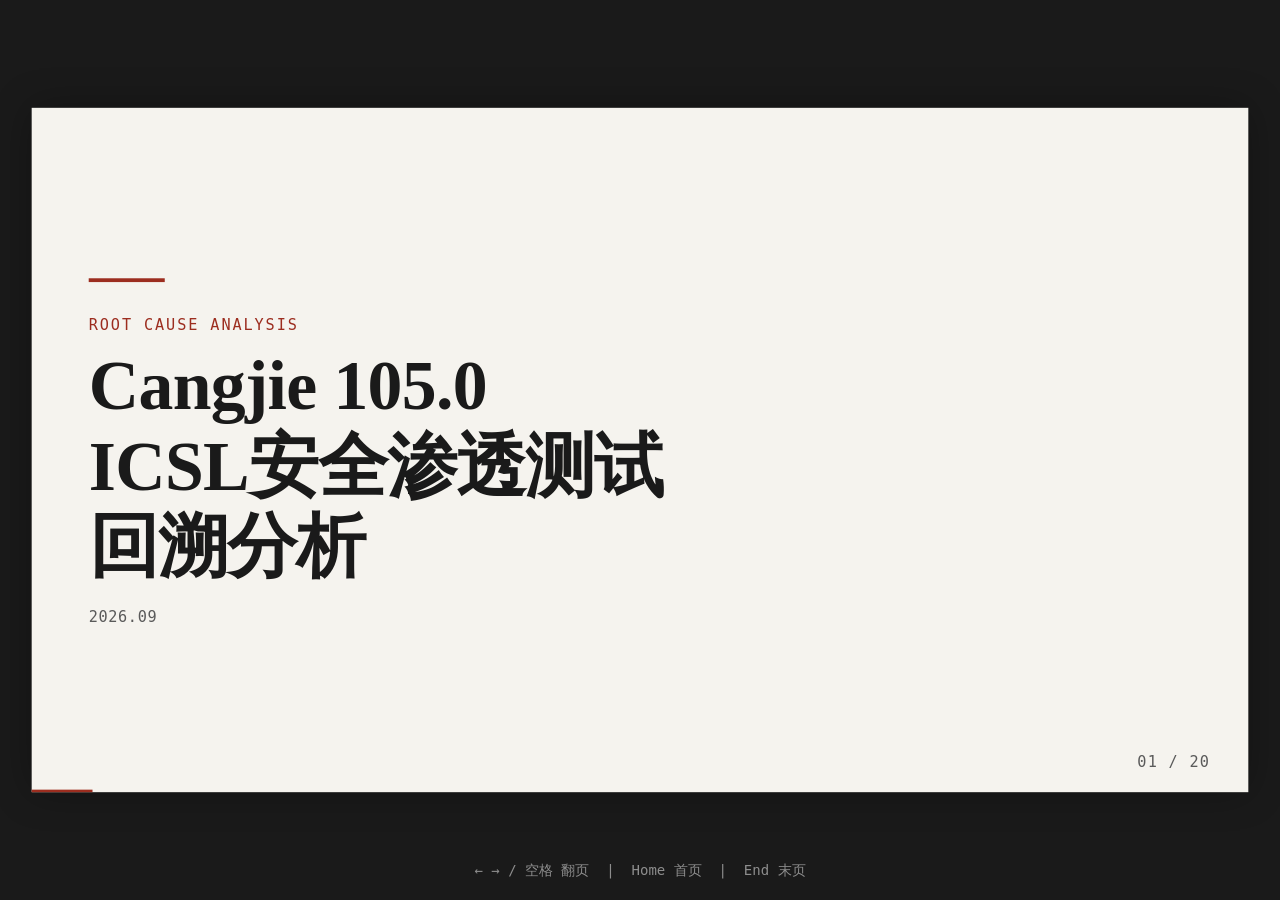
<file: docs/ICSL2026RCA/report.html>
<!DOCTYPE html>
<html lang="zh-CN">
<head>
<meta charset="UTF-8">
<meta name="viewport" content="width=device-width, initial-scale=1.0">
<title>Cangjie 105.0 ICSL安全渗透测试回溯分析</title>
<style>
:root {
  --type-display: 110px;
  --type-title: 58px;
  --type-subtitle: 40px;
  --type-body: 30px;
  --type-small: 24px;
  --type-code: 22px;
  --leading-title: 1.15;
  --leading-body: 1.45;
  --measure-body: 38em;
  --pad-top: 80px;
  --pad-bottom: 70px;
  --pad-x: 90px;
  --gap-title: 44px;
  --gap-item: 22px;

  --bg: #f5f3ee;
  --bg-alt: #ebe8e0;
  --text: #1a1a1a;
  --text-muted: #5a5a5a;
  --accent: #9c2d1f;
  --accent-light: #c44a3a;
  --border: #c8c4ba;
}

* { margin: 0; padding: 0; box-sizing: border-box; }

html, body {
  width: 100%;
  height: 100%;
  overflow: hidden;
  background: #1a1a1a;
  font-family: 'PingFang SC', 'Microsoft YaHei', 'Hiragino Sans GB', 'Noto Sans SC', -apple-system, sans-serif;
  color: var(--text);
  line-height: var(--leading-body);
}

.stage-wrapper {
  position: fixed;
  top: 0; left: 0; right: 0; bottom: 0;
  display: flex;
  align-items: center;
  justify-content: center;
}

.stage {
  width: 1920px;
  height: 1080px;
  background: var(--bg);
  position: relative;
  transform-origin: center center;
  flex-shrink: 0;
  box-shadow: 0 0 60px rgba(0,0,0,0.3);
}

.slide {
  position: absolute;
  top: 0; left: 0;
  width: 100%;
  height: 100%;
  padding: var(--pad-top) var(--pad-x) var(--pad-bottom);
  display: none;
  flex-direction: column;
  overflow: hidden;
}

.slide.active {
  display: flex;
}

.page-num {
  position: absolute;
  bottom: 30px;
  right: 60px;
  font-family: 'SF Mono', 'Menlo', 'Consolas', 'JetBrains Mono', monospace;
  font-size: var(--type-small);
  color: var(--text-muted);
  letter-spacing: 2px;
}

.progress-bar {
  position: absolute;
  bottom: 0;
  left: 0;
  height: 4px;
  background: var(--accent);
  transition: width 0.3s ease;
  z-index: 100;
}

.eyebrow {
  font-family: 'SF Mono', 'Menlo', 'Consolas', monospace;
  font-size: var(--type-small);
  color: var(--accent);
  letter-spacing: 3px;
  text-transform: uppercase;
  margin-bottom: 16px;
}

h1 {
  font-family: 'Songti SC', 'SimSun', 'Noto Serif SC', serif;
  font-size: var(--type-display);
  font-weight: 900;
  line-height: var(--leading-title);
  letter-spacing: -1px;
}

h2 {
  font-family: 'Songti SC', 'SimSun', 'Noto Serif SC', serif;
  font-size: var(--type-title);
  font-weight: 700;
  line-height: var(--leading-title);
  margin-bottom: var(--gap-title);
}

h3 {
  font-size: var(--type-subtitle);
  font-weight: 700;
  margin-bottom: 18px;
}

p, li {
  font-size: var(--type-body);
  line-height: var(--leading-body);
}

ul {
  list-style: none;
  padding-left: 0;
}

ul li {
  position: relative;
  padding-left: 32px;
  margin-bottom: 14px;
}

ul li::before {
  content: '';
  position: absolute;
  left: 0;
  top: 18px;
  width: 14px;
  height: 2px;
  background: var(--accent);
}

strong {
  font-weight: 700;
  color: var(--accent);
}

code {
  font-family: 'SF Mono', 'Menlo', 'Consolas', monospace;
  font-size: var(--type-code);
  background: var(--bg-alt);
  padding: 2px 8px;
  border-radius: 3px;
}

.cover {
  justify-content: center;
  align-items: flex-start;
}

.cover .accent-bar {
  width: 120px;
  height: 6px;
  background: var(--accent);
  margin-bottom: 50px;
}

.cover h1 {
  margin-bottom: 30px;
}

.cover .subtitle {
  font-size: var(--type-subtitle);
  color: var(--text-muted);
  font-weight: 400;
  margin-bottom: 60px;
}

.cover .meta {
  font-size: var(--type-small);
  color: var(--text-muted);
  font-family: 'SF Mono', 'Menlo', 'Consolas', monospace;
  letter-spacing: 1px;
}

table {
  width: 100%;
  border-collapse: collapse;
  font-size: 20px;
  line-height: 1.4;
}

th {
  text-align: left;
  padding: 10px 14px;
  background: var(--bg-alt);
  font-weight: 700;
  border-bottom: 2px solid var(--border);
}

td {
  padding: 8px 14px;
  border-bottom: 1px solid var(--border);
  vertical-align: top;
}

tr:last-child td {
  border-bottom: none;
}

.card-grid {
  display: grid;
  grid-template-columns: 1fr 1fr;
  gap: 24px;
  flex: 1;
}

.card-grid.three {
  grid-template-columns: 1fr 1fr 1fr;
}

.card-grid.four {
  grid-template-columns: 1fr 1fr;
  gap: 20px;
}

.card {
  background: var(--bg-alt);
  padding: 24px 28px;
  border-left: 4px solid var(--accent);
  overflow: hidden;
}

.card h4 {
  font-size: var(--type-body);
  font-weight: 700;
  margin-bottom: 8px;
  color: var(--accent);
}

.card p {
  font-size: 22px;
  color: var(--text-muted);
  line-height: 1.5;
}

blockquote {
  border-left: 4px solid var(--accent);
  padding: 20px 30px;
  background: var(--bg-alt);
  margin: 20px 0;
}

blockquote p {
  font-size: var(--type-body);
  color: var(--text);
}

.two-col {
  display: grid;
  grid-template-columns: 1fr 1fr;
  gap: 50px;
  flex: 1;
}

.col-title {
  font-size: var(--type-subtitle);
  font-weight: 700;
  margin-bottom: 20px;
  padding-bottom: 12px;
  border-bottom: 2px solid var(--accent);
}

.matrix-container {
  flex: 1;
  display: flex;
  align-items: center;
  justify-content: center;
  position: relative;
}

.matrix-layout {
  display: grid;
  grid-template-columns: 1fr 400px;
  gap: 36px;
  flex: 1;
  align-items: center;
}

.matrix-left {
  display: flex;
  align-items: center;
  justify-content: center;
}

.matrix-legend {
  display: flex;
  flex-direction: column;
}

.matrix-legend h4 {
  font-size: 22px;
  font-weight: 700;
  color: var(--accent);
  margin-bottom: 12px;
  padding-bottom: 8px;
  border-bottom: 2px solid var(--accent);
}

.matrix-legend table {
  font-size: 18px;
  width: 100%;
}

.matrix-legend th {
  padding: 6px 10px;
  font-size: 16px;
  background: var(--bg-alt);
}

.matrix-legend td {
  padding: 6px 10px;
  font-size: 18px;
  line-height: 1.3;
}

.matrix-legend td:first-child {
  font-family: 'SF Mono', 'Menlo', 'Consolas', monospace;
  font-weight: 700;
  color: var(--accent);
  white-space: nowrap;
  width: 50px;
}

.matrix-svg {
  width: auto;
  max-width: 1200px;
  max-height: 540px;
  height: auto;
}

.measure-table {
  width: 100%;
  font-size: var(--type-small);
}

.measure-table th {
  width: 120px;
  background: var(--bg-alt);
  text-align: left;
  padding: 16px 20px;
  font-weight: 700;
  vertical-align: top;
  border-bottom: 1px solid var(--border);
}

.measure-table td {
  padding: 16px 20px;
  border-bottom: 1px solid var(--border);
  vertical-align: top;
}

.tag {
  display: inline-block;
  padding: 4px 14px;
  font-size: 20px;
  font-family: 'SF Mono', 'Menlo', 'Consolas', monospace;
  border-radius: 3px;
  margin-right: 8px;
}

.tag-high { background: var(--accent); color: #fff; }
.tag-mid { background: var(--bg-alt); color: var(--accent); border: 1px solid var(--accent); }
.tag-low { background: var(--bg-alt); color: var(--text-muted); }

.stats-row {
  margin-top: 30px;
  display: grid;
  grid-template-columns: 1fr 1fr 1fr 1fr;
  gap: 20px;
}

.stat-box {
  background: var(--bg-alt);
  padding: 20px;
  text-align: center;
}

.stat-num {
  font-size: 48px;
  font-weight: 900;
  color: var(--accent);
  font-family: 'SF Mono', 'Menlo', 'Consolas', monospace;
}

.stat-label {
  font-size: 20px;
  color: var(--text-muted);
}

.match-category {
  margin-bottom: 18px;
}

.match-category h4 {
  font-size: 26px;
  font-weight: 700;
  color: var(--accent);
  margin-bottom: 8px;
}

.match-category p {
  font-size: 22px;
  color: var(--text-muted);
  margin-bottom: 8px;
}

.match-table {
  font-size: 20px;
}

.match-table th {
  padding: 8px 12px;
  font-size: 20px;
}

.match-table td {
  padding: 8px 12px;
  font-size: 20px;
}

.hint {
  position: fixed;
  bottom: 20px;
  left: 50%;
  transform: translateX(-50%);
  color: rgba(255,255,255,0.5);
  font-size: 14px;
  font-family: 'SF Mono', 'Menlo', 'Consolas', monospace;
  z-index: 200;
  pointer-events: none;
}
</style>
</head>
<body>

<div class="stage-wrapper">
  <div class="stage" id="stage">
    <div class="progress-bar" id="progressBar"></div>

    <!-- ===== 第1页：封面 ===== -->
    <div class="slide cover active" data-label="封面">
      <div class="accent-bar"></div>
      <div class="eyebrow">Root Cause Analysis</div>
      <h1>Cangjie 105.0<br>ICSL安全渗透测试<br>回溯分析</h1>
      <div class="meta">2026.09</div>
      <div class="page-num">01 / 20</div>
    </div>

    <!-- ===== 第2页：背景与概述 ===== -->
    <div class="slide" data-label="背景概述">
      <div class="eyebrow">Background</div>
      <h2>背景与概述</h2>
      <div class="two-col">
        <div>
          <div class="col-title">事件背景</div>
          <ul>
            <li>ICSL（华为内网安全实验室）对 <strong>Cangjie 105.0</strong> 版本开展白盒安全渗透测试</li>
            <li>共发现 <strong>10 个安全问题</strong>，覆盖编译器 Macro、HLE、cjdb、标准库（std）及扩展库（stdx）等模块</li>
            <li>所有问题均已由仓颉团队完成修复并合入对应 Pull Request</li>
            <li><strong>stdx 模块问题最为集中（5 个）</strong></li>
          </ul>
        </div>
        <div>
          <div class="col-title">分析目的</div>
          <div style="padding-top:20px;">
            <p style="font-size:44px;font-weight:700;line-height:1.5;text-align:left;color:var(--text);">为什么我们没有发现，<br>而 ICSL 发现了</p>
          </div>
        </div>
      </div>
      <div class="page-num">02 / 20</div>
    </div>

    <!-- ===== 第3页：问题总览 ===== -->
    <div class="slide" data-label="问题总览">
      <div class="eyebrow">Findings Overview</div>
      <h2>10 个问题总览</h2>
      <table style="font-size:15px;line-height:1.3;">
        <style>
          .slide:nth-of-type(3) .tag { font-size:12px; padding:2px 8px; }
        </style>
        <thead>
          <tr>
            <th style="width:40px;padding:6px 10px">编号</th>
            <th style="width:60px;padding:6px 10px">模块</th>
            <th style="padding:6px 10px">问题简述</th>
            <th style="width:170px;padding:6px 10px">攻击路径分类</th>
            <th style="width:110px;padding:6px 10px">控制点</th>
            <th style="width:70px;padding:6px 10px">改进方</th>
          </tr>
        </thead>
        <tbody>
          <tr><td style="padding:4px 10px">1</td><td style="padding:4px 10px">Macro</td><td style="padding:4px 10px">FlatBuffers Verifier 缺失，LSP 宏服务器 IPC 消息未校验</td><td style="padding:4px 10px"><span class="tag tag-mid" style="font-size:12px;padding:2px 8px;">有路径·需本地权限</span></td><td style="padding:4px 10px">代码检视</td><td style="padding:4px 10px">开发</td></tr>
          <tr><td style="padding:4px 10px">2</td><td style="padding:4px 10px">HLE</td><td style="padding:4px 10px">注释闭合突破注入，恶意 .d.ts 可注入可执行代码</td><td style="padding:4px 10px"><span class="tag tag-high" style="font-size:12px;padding:2px 8px;">有路径·需用户交互</span></td><td style="padding:4px 10px">代码检视</td><td style="padding:4px 10px">开发</td></tr>
          <tr><td style="padding:4px 10px">3</td><td style="padding:4px 10px">cjdb</td><td style="padding:4px 10px">int8_t 循环变量溢出导致无限循环和越界读取</td><td style="padding:4px 10px"><span class="tag tag-low" style="font-size:12px;padding:2px 8px;">无攻击路径</span></td><td style="padding:4px 10px">代码检视/静态检查</td><td style="padding:4px 10px">开发</td></tr>
          <tr><td style="padding:4px 10px">4</td><td style="padding:4px 10px">std</td><td style="padding:4px 10px">IPv6 字面量解析器未兼容 RFC 4291 允许的格式</td><td style="padding:4px 10px"><span class="tag tag-low" style="font-size:12px;padding:2px 8px;">无攻击路径</span></td><td style="padding:4px 10px">DT测试、协议测试</td><td style="padding:4px 10px">开发测试</td></tr>
          <tr><td style="padding:4px 10px">5</td><td style="padding:4px 10px">std</td><td style="padding:4px 10px">CJ_FS_OpenFile 符号链接跟随（TOCTOU 竞态）</td><td style="padding:4px 10px"><span class="tag tag-mid" style="font-size:12px;padding:2px 8px;">有路径·需本地权限</span></td><td style="padding:4px 10px">代码检视</td><td style="padding:4px 10px">开发</td></tr>
          <tr><td style="padding:4px 10px">6</td><td style="padding:4px 10px">stdx</td><td style="padding:4px 10px">crypto/keys 加密路径密码未清零，堆内存残留</td><td style="padding:4px 10px"><span class="tag tag-mid" style="font-size:12px;padding:2px 8px;">有路径·需本地权限</span></td><td style="padding:4px 10px">代码检视</td><td style="padding:4px 10px">开发</td></tr>
          <tr><td style="padding:4px 10px">7</td><td style="padding:4px 10px">stdx</td><td style="padding:4px 10px">crypto/keys PKCS8 加密路径 algorithm 对象泄漏</td><td style="padding:4px 10px"><span class="tag tag-low" style="font-size:12px;padding:2px 8px;">无攻击路径</span></td><td style="padding:4px 10px">代码检视/静态检查</td><td style="padding:4px 10px">开发</td></tr>
          <tr><td style="padding:4px 10px">8</td><td style="padding:4px 10px">stdx</td><td style="padding:4px 10px">crypto/digest SM3 失败路径悬空指针导致二次释放</td><td style="padding:4px 10px"><span class="tag tag-low" style="font-size:12px;padding:2px 8px;">无攻击路径</span></td><td style="padding:4px 10px">代码检视/静态检查</td><td style="padding:4px 10px">开发</td></tr>
          <tr><td style="padding:4px 10px">9</td><td style="padding:4px 10px">stdx</td><td style="padding:4px 10px">HTTP/1.1 chunked 请求体绕过配置的请求大小限制（1:1攻击）</td><td style="padding:4px 10px"><span class="tag tag-high" style="font-size:12px;padding:2px 8px;">有路径·远程可达</span></td><td style="padding:4px 10px">测试/代码检视</td><td style="padding:4px 10px">开发、测试</td></tr>
          <tr><td style="padding:4px 10px">10</td><td style="padding:4px 10px">stdx</td><td style="padding:4px 10px">Tar 解压经父级符号链接删除目标目录之外的文件</td><td style="padding:4px 10px"><span class="tag tag-mid" style="font-size:12px;padding:2px 8px;">有路径·需本地权限</span></td><td style="padding:4px 10px">代码检视</td><td style="padding:4px 10px">开发</td></tr>
        </tbody>
      </table>
      <div class="page-num">03 / 20</div>
    </div>

    <!-- ===== 第4页：攻击路径与影响矩阵 ===== -->
    <div class="slide" data-label="攻击路径矩阵">
      <div class="eyebrow">Attack Path Matrix</div>
      <h2>攻击路径与影响矩阵</h2>
      <div class="matrix-layout">
        <div class="matrix-left">
          <svg class="matrix-svg" viewBox="0 0 1200 650" xmlns="http://www.w3.org/2000/svg">
            <rect x="80" y="40" width="1040" height="520" fill="#ebe8e0" opacity="0.5"/>
            <line x1="600" y1="40" x2="600" y2="560" stroke="#c8c4ba" stroke-width="1" stroke-dasharray="6,4"/>
            <line x1="80" y1="300" x2="1120" y2="300" stroke="#c8c4ba" stroke-width="1" stroke-dasharray="6,4"/>
            <line x1="80" y1="560" x2="1120" y2="560" stroke="#1a1a1a" stroke-width="2"/>
            <line x1="80" y1="40" x2="80" y2="560" stroke="#1a1a1a" stroke-width="2"/>
            <polygon points="1120,555 1135,560 1120,565" fill="#1a1a1a"/>
            <polygon points="75,40 80,25 85,40" fill="#1a1a1a"/>
            <text x="1100" y="600" font-size="20" font-family="monospace" fill="#5a5a5a" text-anchor="end">攻击路径可达性 →</text>
            <text x="50" y="50" font-size="20" font-family="monospace" fill="#5a5a5a" text-anchor="middle" transform="rotate(-90,50,300)">潜在影响程度 →</text>
            <text x="860" y="70" font-size="18" fill="#9c2d1f" opacity="0.6" text-anchor="middle">高可达·高影响</text>
            <text x="340" y="70" font-size="18" fill="#5a5a5a" opacity="0.6" text-anchor="middle">低可达·高影响</text>
            <text x="340" y="545" font-size="18" fill="#5a5a5a" opacity="0.6" text-anchor="middle">低可达·低影响</text>
            <text x="860" y="545" font-size="18" fill="#5a5a5a" opacity="0.6" text-anchor="middle">高可达·低影响</text>

            <circle cx="548" cy="248" r="14" fill="#9c2d1f" opacity="0.85"/>
            <text x="548" y="228" font-size="18" font-family="monospace" fill="#1a1a1a" text-anchor="middle" font-weight="700">#1</text>

            <circle cx="860" cy="248" r="14" fill="#9c2d1f" opacity="0.85"/>
            <text x="860" y="228" font-size="18" font-family="monospace" fill="#1a1a1a" text-anchor="middle" font-weight="700">#2</text>

            <circle cx="236" cy="456" r="12" fill="#5a5a5a" opacity="0.7"/>
            <text x="236" y="440" font-size="16" font-family="monospace" fill="#1a1a1a" text-anchor="middle">#3</text>

            <circle cx="236" cy="482" r="12" fill="#5a5a5a" opacity="0.7"/>
            <text x="236" y="505" font-size="16" font-family="monospace" fill="#1a1a1a" text-anchor="middle">#4</text>

            <circle cx="548" cy="300" r="13" fill="#c44a3a" opacity="0.8"/>
            <text x="548" y="282" font-size="16" font-family="monospace" fill="#1a1a1a" text-anchor="middle">#5</text>

            <circle cx="548" cy="274" r="13" fill="#c44a3a" opacity="0.8"/>
            <text x="570" y="270" font-size="16" font-family="monospace" fill="#1a1a1a" text-anchor="start">#6</text>

            <circle cx="236" cy="430" r="12" fill="#5a5a5a" opacity="0.7"/>
            <text x="210" y="435" font-size="16" font-family="monospace" fill="#1a1a1a" text-anchor="end">#7</text>

            <circle cx="236" cy="404" r="12" fill="#5a5a5a" opacity="0.7"/>
            <text x="210" y="409" font-size="16" font-family="monospace" fill="#1a1a1a" text-anchor="end">#8</text>

            <circle cx="964" cy="456" r="15" fill="#9c2d1f" opacity="0.9" stroke="#1a1a1a" stroke-width="2"/>
            <text x="964" y="438" font-size="18" font-family="monospace" fill="#1a1a1a" text-anchor="middle" font-weight="700">#9</text>
            <text x="964" y="490" font-size="14" fill="#9c2d1f" text-anchor="middle">1:1攻击</text>

            <circle cx="575" cy="300" r="13" fill="#c44a3a" opacity="0.8"/>
            <text x="575" y="325" font-size="16" font-family="monospace" fill="#1a1a1a" text-anchor="middle">#10</text>
          </svg>
        </div>
        <div class="matrix-legend">
          <h4>问题对照表</h4>
          <table>
            <thead>
              <tr><th>编号</th><th>问题标题</th></tr>
            </thead>
            <tbody>
              <tr><td>#1</td><td>Macro FlatBuffers Verifier 缺失</td></tr>
              <tr><td>#2</td><td>HLE 注释闭合突破注入</td></tr>
              <tr><td>#3</td><td>cjdb int8_t 循环变量溢出</td></tr>
              <tr><td>#4</td><td>std IPv6 解析协议不兼容</td></tr>
              <tr><td>#5</td><td>std CJ_FS_OpenFile 符号链接跟随</td></tr>
              <tr><td>#6</td><td>stdx 加密路径密码未清零</td></tr>
              <tr><td>#7</td><td>stdx algorithm 对象泄漏</td></tr>
              <tr><td>#8</td><td>stdx SM3 悬空指针二次释放</td></tr>
              <tr><td>#9</td><td>stdx HTTP chunked 绕过大小限制</td></tr>
              <tr><td>#10</td><td>stdx Tar 解压父级符号链接越界</td></tr>
            </tbody>
          </table>
        </div>
      </div>
      <blockquote style="margin-top:16px;">
        <p><strong>#9 HTTP chunked</strong> 属于 1:1 攻击——攻击者需付出与服务器相当的资源成本，攻击价值低，影响程度评定为"低"。</p>
      </blockquote>
      <div class="page-num">04 / 20</div>
    </div>

    <div class="slide" data-label="回溯分析模型差异">
      <div class="eyebrow">Root Cause Analysis 1/5</div>
      <h2>模型组合与围栏应对差异</h2>
      <table style="margin-bottom:30px;">
        <thead>
          <tr>
            <th style="width:180px">维度</th>
            <th>我们</th>
            <th>ICSL</th>
          </tr>
        </thead>
        <tbody>
          <tr><td><strong>主力模型</strong></td><td>GPT 5.5</td><td>GPT 5.6 + GLM 5.1</td></tr>
          <tr><td><strong>尝试模型</strong></td><td>Claude Opus 4.6/4.7/4.8</td><td>—</td></tr>
          <tr><td><strong>围栏应对</strong></td><td>Claude 频繁触发围栏，无应对策略</td><td>GPT 5.6 遇围栏，通过越狱突破</td></tr>
        </tbody>
      </table>
      <blockquote>
        <p>ICSL 完全复用我们的三个挖洞 Skills（cangjie-vuln-hunter、audit-lite、Cangjie-compiler-vuln-hunter），模式库、扫描流程、误报排除规则均相同。相同的模式库，模型代码理解能力和分析完整性直接决定模式匹配的执行效果。更强的模型和不受围栏限制的分析能覆盖更多隐蔽形态和异常路径。</p>
      </blockquote>
      <div class="page-num">05 / 20</div>
    </div>

    <!-- ===== 第9页：回溯分析 - 模式库匹配情况 ===== -->
    <div class="slide" data-label="回溯分析模式库">
      <div class="eyebrow">Root Cause Analysis 2/5</div>
      <h2>模式库匹配情况</h2>
      <div class="match-category">
        <h4>A类：已有对应模式但未检出（5个）— 差异在执行效果，而非模式库缺失</h4>
        <table class="match-table">
          <thead><tr><th style="width:280px">问题</th><th style="width:380px">对应模式</th><th>模块审计状态</th></tr></thead>
          <tbody>
            <tr><td>#9 HTTP chunked 绕过大小限制</td><td>HTTP-002 Chunked Body No Size Limit</td><td>stdx_net_http 已完成审计（35 findings），该问题标为非问题</td></tr>
            <tr><td>#6 加密路径密码未清零</td><td>INFO-003 Key Material Not Zeroed After Use</td><td>stdx_crypto 已完成审计（9个确认问题）</td></tr>
            <tr><td>#1 Macro FlatBuffers Verifier 缺失</td><td>COMP-DESER-001 deserialization limits disabled</td><td>编译器模块</td></tr>
            <tr><td>#5 CJ_FS_OpenFile 符号链接跟随</td><td>MEM-003 TOCTOU in File Operations</td><td>std_fs 已完成审计（4个确认问题）</td></tr>
            <tr><td>#7 PKCS8 加密路径 algorithm 对象泄漏</td><td>MEM-001 Native Code Memory Leak</td><td>stdx_crypto 已完成审计（9个确认问题）</td></tr>
          </tbody>
        </table>
      </div>
      <div class="match-category">
        <h4>B类：模式部分匹配但覆盖范围不足（3个）</h4>
        <p>#3 cjdb int8_t 溢出（COMP-NUM-001 未覆盖循环变量类型不匹配）、#8 SM3 二次释放（MEM-004 限定为 FFI 代码，限定过窄）、#10 Tar 父级符号链接（stdx_compress 无路径穿越/符号链接组件特有模式）</p>
      </div>
      <div class="match-category">
        <h4>C类：模式库盲区（2个）</h4>
        <p>#2 HLE 注释闭合注入（代码生成工具安全范畴，现有模式库未覆盖）、#4 IPv6 解析协议不兼容（功能正确性问题，现有攻击模式库不包含协议标准符合性检查）</p>
      </div>
      <div class="page-num">06 / 20</div>
    </div>

    <!-- ===== 第10页：回溯分析 - 定级标准差异 ===== -->
    <div class="slide" data-label="回溯分析定级差异">
      <div class="eyebrow">Root Cause Analysis 3/5</div>
      <h2>问题定级标准差异</h2>
      <p style="margin-bottom:24px;color:var(--text-muted);font-size:var(--type-body);">部分问题我们内部已发现或评估过，但因定级标准不同判定为非问题，ICSL 判定为问题。</p>
      <div class="two-col">
        <div>
          <div class="col-title">案例一：#9 HTTP chunked（攻击性价比定级差异）</div>
          <table>
            <thead><tr><th>方</th><th>1:1 攻击定级</th><th>1:N 攻击定级</th></tr></thead>
            <tbody>
              <tr><td>我们+蓝军</td><td>非问题（不记录、不修复）</td><td>—</td></tr>
              <tr><td>ICSL</td><td>低危问题</td><td>严重或致命</td></tr>
            </tbody>
          </table>
        </div>
        <div>
          <div class="col-title">案例二：#2 HLE 注释闭合注入（责任归属定级差异）</div>
          <table>
            <thead><tr><th>方</th><th>定级逻辑</th><th>定级结果</th></tr></thead>
            <tbody>
              <tr><td>我们+蓝军</td><td>开发者应对工具自动生成的代码负责</td><td>非问题，甚至不用修复</td></tr>
              <tr><td>ICSL</td><td>工具本身应保证生成代码安全性</td><td>严重问题</td></tr>
            </tbody>
          </table>
        </div>
      </div>
      <blockquote style="margin-top:24px;">
        <p>定级标准差异体现在两个维度：① <strong>攻击性价比定级</strong>（1:1 攻击是否算问题）；② <strong>责任归属定级</strong>（工具生成代码的安全问题由谁负责）。</p>
      </blockquote>
      <div class="page-num">07 / 20</div>
    </div>

    <!-- ===== 第11页：回溯分析 - 探索深度差异 ===== -->
    <div class="slide" data-label="回溯分析探索深度">
      <div class="eyebrow">Root Cause Analysis 4/5</div>
      <h2>问题探索深度差异</h2>
      <p style="margin-bottom:24px;color:var(--text-muted);font-size:var(--type-body);">防守方与攻击方对问题的探索深度存在差异。以 #2 HLE 注释闭合突破注入为例：</p>
      <table style="margin-bottom:30px;">
        <thead>
          <tr><th style="width:180px">方</th><th style="width:500px">探索深度</th><th>结论</th></tr>
        </thead>
        <tbody>
          <tr><td><strong>我们（防守方）</strong></td><td>确认问题存在，但判断注入的恶意代码不会被主动调用</td><td>无有效攻击路径</td></tr>
          <tr><td><strong>ICSL（攻击方）</strong></td><td>投入较多精力单点探索，发现将恶意代码写入静态构造函数</td><td>无需主动调用，代码自动执行，攻击路径有效</td></tr>
        </tbody>
      </table>
      <blockquote>
        <p>防守方倾向于在常规利用路径下判断问题严重性，攻击方会投入更多精力探索非常规利用路径。这种探索深度差异导致部分问题被防守方判定为"无有效攻击路径"，而攻击方通过深入探索发现了可利用路径。</p>
      </blockquote>
      <div class="page-num">08 / 20</div>
    </div>

    <!-- ===== 第12页：回溯分析 - 投入资源与考核动机差异 ===== -->
    <div class="slide" data-label="回溯分析投入差异">
      <div class="eyebrow">Root Cause Analysis 5/5</div>
      <h2>投入资源与考核动机差异</h2>
      <div style="display:grid;grid-template-columns:1fr 1fr;gap:36px;margin-bottom:30px;">
        <div>
          <h3 style="font-size:24px;color:var(--accent);margin-bottom:16px;">投入资源</h3>
          <table style="font-size:20px;">
            <tbody>
              <tr><td style="width:140px;font-weight:700;">项目性质</td><td>保障项目</td></tr>
              <tr><td style="font-weight:700;">投入人力</td><td>6 人</td></tr>
              <tr><td style="font-weight:700;">测试周期</td><td>20 天</td></tr>
              <tr><td style="font-weight:700;">工具使用</td><td>全程使用 AI</td></tr>
            </tbody>
          </table>
        </div>
        <div>
          <h3 style="font-size:24px;color:var(--accent);margin-bottom:16px;">考核动机</h3>
          <ul style="font-size:20px;line-height:1.8;">
            <li><strong>结项汇报压力</strong>：后续需做结项汇报，若发现问题数量过少，可能被认为渗透测试不充分</li>
            <li style="margin-top:16px;"><strong>项目经理因素</strong>：本次项目经理为新人，存在横向考核指标（与其他项目经理对比），有动力产出更多可汇报的发现</li>
          </ul>
        </div>
      </div>
      <blockquote>
        <p>投入资源与考核动机是上述各维度差异的背景因素。保障项目的集中式投入（6 人 × 20 天）与日常分散式扫描在投入强度上存在量级差异；结项汇报和横向考核的压力，使得 ICSL 在问题挖掘和上报上更具主动性。</p>
      </blockquote>
      <div class="page-num">09 / 20</div>
    </div>

    <!-- ===== 第13页：测试看护分析 ===== -->
    <div class="slide" data-label="测试看护分析">
      <div class="eyebrow">Test Coverage Gap</div>
      <h2>测试看护分析：为什么没有看护住</h2>
      <div class="card-grid four">
        <div class="card">
          <h4>错误路径/失败路径测试不足</h4>
          <p>#7（algorithm 对象泄漏仅在 PKCS8_set0_pbe 失败时触发）、#8（SM3 reset 中 digestInitEx 失败时触发二次释放）均为错误路径问题，需要主动构造失败条件才能触发，现有测试可能仅覆盖正常路径。</p>
        </div>
        <div class="card">
          <h4>边界条件测试不足</h4>
          <p>#3（int8_t 循环变量在 type_arg_num &gt; 127 时溢出）需要构造边界值（128、200、255）才能触发，现有测试可能未覆盖类型上限附近的输入。</p>
        </div>
        <div class="card">
          <h4>协议兼容性测试不足</h4>
          <p>#4（IPv6 解析未兼容 RFC 4291 的 x:x:x:x:x:x:d.d.d.d 格式）需要使用 RFC 一致性测试集，现有测试可能仅覆盖常见格式。</p>
        </div>
        <div class="card">
          <h4>操作顺序测试不足</h4>
          <p>#10（Tar 解压先删除后校验父级路径）需要验证文件操作与路径校验的顺序正确性，现有测试可能未覆盖这种时序逻辑。</p>
        </div>
      </div>
      <div class="page-num">10 / 20</div>
    </div>

    <!-- ===== 第13页：改进措施总览 ===== -->
    <div class="slide" data-label="改进措施总览">
      <div class="eyebrow">Improvement Measures</div>
      <h2>改进措施总览（5W2H）</h2>
      <table style="font-size:19px;">
        <thead>
          <tr>
            <th style="width:50px">#</th>
            <th style="width:280px">措施</th>
            <th>核心目标</th>
            <th style="width:110px">负责人</th>
            <th style="width:90px">时间</th>
          </tr>
        </thead>
        <tbody>
          <tr>
            <td>1</td>
            <td><strong>白盒扫描模型能力提升</strong></td>
            <td>送检前使用最新 SOTA 模型；关注最新越狱机制，建立围栏应对策略库</td>
            <td>虞嘉豪</td>
            <td>9.30</td>
          </tr>
          <tr>
            <td>2</td>
            <td><strong>模式库与扫描策略优化</strong></td>
            <td>解决 3 个模式覆盖不足、2 个盲区的模式库差距</td>
            <td>虞嘉豪</td>
            <td>9.30</td>
          </tr>
          <tr>
            <td>3</td>
            <td><strong>CVSS 定级标准落地</strong></td>
            <td>严格按 CVE 的 CVSS 打分标准定级，向 ICSL 交流学习打分细则</td>
            <td>虞嘉豪</td>
            <td>10.30</td>
          </tr>
          <tr>
            <td>4</td>
            <td><strong>责任组安全回溯与案例沉淀</strong></td>
            <td>问题所属责任组单独做回溯分析，排查类似问题、做泛化分析、整理典型案例</td>
            <td>问题所属责任组</td>
            <td>待定</td>
          </tr>
          <tr>
            <td>5</td>
            <td><strong>测试体系补强</strong></td>
            <td>基于当前测试人力评估，选择1~2个缺口作为2026年测试改进落脚点（可行性+性价比）</td>
            <td>测试团队</td>
            <td>10.30</td>
          </tr>
        </tbody>
      </table>
      <div class="page-num">11 / 20</div>
    </div>

    <!-- ===== 第14页：措施1 ===== -->
    <div class="slide" data-label="措施1模型组合">
      <div class="eyebrow">Measure 1</div>
      <h2>措施1</h2>
      <table class="measure-table">
        <tr><th>What</th><td>送检前使用最新的 SOTA 模型作为白盒扫描主力模型；关注最新的越狱机制，建立安全围栏应对策略库</td></tr>
        <tr><th>Why</th><td>我们使用 GPT 5.5，ICSL 使用 GPT 5.6，模型版本差异客观存在；Claude 因安全围栏在我们的扫描中基本不可用，ICSL 通过越狱突破了 GPT 5.6 的围栏。本次 10 个问题中 5 个已有模式但未检出，说明模式库本身覆盖到位，差异在模型执行效果。送检前使用最新 SOTA 模型并建立围栏应对策略是提升扫描检出能力的必要措施</td></tr>
        <tr><th>Who</th><td>虞嘉豪</td></tr>
        <tr><th>When</th><td>每次使用国外SOTA模型进行安全扫描时</td></tr>
        <tr><th>Where</th><td>送检前模型版本评估；安全围栏应对策略</td></tr>
        <tr><th>How</th><td>① 建立送检前模型版本评估机制，确保使用当时最新的 SOTA 模型；② 持续关注并跟踪最新的越狱机制，更新围栏应对策略库；③ 对围栏中断的扫描任务自动降级到备用模型或调整提示词重试</td></tr>
      </table>
      <div class="page-num">12 / 20</div>
    </div>

    <!-- ===== 第15页：措施2 ===== -->
    <div class="slide" data-label="措施2模式库">
      <div class="eyebrow">Measure 2</div>
      <h2>措施2</h2>
      <table class="measure-table">
        <tr><th>What</th><td>优化 Analyst 阶段检出策略，扩展模式覆盖边界，补充模式库盲区</td></tr>
        <tr><th>Why</th><td>本次 10 个问题中 3 个模式覆盖不足、2 个真正盲区。主要差距在于模式覆盖边界过窄和部分组件缺少特有模式，而非模式库整体缺失</td></tr>
        <tr><th>Who</th><td>虞嘉豪</td></tr>
        <tr><th>When</th><td>9.30</td></tr>
        <tr><th>Where</th><td>优化后的挖洞Skills</td></tr>
        <tr><th>How</th><td>① 优化 Analyst 并行策略；② 调整误报排除规则；③ 扩展模式覆盖边界；④ 补充组件特有模式；⑤ 补充模式库盲区；⑥ 增强模式 Code Signature</td></tr>
      </table>
      <blockquote style="margin-top:20px;">
        <p><strong>关于"增强模式 Code Signature"</strong>：Code Signature 是挖洞 Skill 中用于识别特定漏洞模式的代码特征匹配规则。现有特征码主要匹配"完全没有校验/清零/释放"的典型形态，对以下隐蔽形态覆盖不足：① <strong>部分路径校验</strong>（如 #9 仅 Content-Length 分支有大小限制，chunked 分支没有）；② <strong>非对称遗漏</strong>（如 #6 解密路径有 memset_s 清零，加密路径没有）；③ <strong>异常回退路径</strong>（如 #5 正常路径有 realpath 校验，ENOENT 回退路径没有）。</p>
      </blockquote>
      <div class="page-num">13 / 20</div>
    </div>

    <!-- ===== 第16页：措施3 ===== -->
    <div class="slide" data-label="措施3定级标准">
      <div class="eyebrow">Measure 3</div>
      <h2>措施3</h2>
      <table class="measure-table">
        <tr><th>What</th><td>安全问题定级严格按照 CVE 的 CVSS 打分标准执行</td></tr>
        <tr><th>Why</th><td>本次发现定级标准差异导致部分问题被判定为非问题：#9 HTTP chunked 无大小限制因 1:1 攻击判定为非问题，ICSL 判定为低危；#2 HLE 注释闭合注入因"开发者应对工具生成代码负责"判定为非问题，ICSL 判定为严重。</td></tr>
        <tr><th>Who</th><td>虞嘉豪</td></tr>
        <tr><th>When</th><td>10.30</td></tr>
        <tr><th>Where</th><td>安全问题定级标准参考文档</td></tr>
        <tr><th>How</th><td>向 ICSL 交流学习 CVSS 打分细则，建立内部打分规范</td></tr>
      </table>
      <div class="page-num">14 / 20</div>
    </div>

    <!-- ===== 第17页：措施4 ===== -->
    <div class="slide" data-label="措施4开发案例">
      <div class="eyebrow">Measure 4</div>
      <h2>措施4</h2>
      <table class="measure-table">
        <tr><th>What</th><td>问题所属的责任组单独做回溯分析，整理典型案例</td></tr>
        <tr><th>Why</th><td>从开发源头预防同类问题，提升开发团队的安全编码意识。10 个问题覆盖反序列化校验、敏感数据清零、符号链接处理、资源释放、类型匹配、协议兼容、请求大小限制、归档路径安全等多个开发场景，具有典型参考价值</td></tr>
        <tr><th>Who</th><td>问题所属责任组</td></tr>
        <tr><th>When</th><td>—</td></tr>
        <tr><th>Where</th><td>各责任组回溯分析报告；安全编码典型案例库</td></tr>
        <tr><th>How</th><td>① 排查还有没有类似的其他问题；② 做泛化分析，评估同类问题在其他模块/场景的潜在影响；③ 整理典型案例，说明问题的成因、危害和避免方法；④ 明确每个问题应该在什么阶段防住（DT、代码检视、测试等）</td></tr>
      </table>
      <blockquote style="margin-top:20px;">
        <p><strong>HLE 问题发散示例</strong>：#2 HLE 注释闭合突破注入的根因是代码生成过程中对不可信输入未做转义。责任组回溯分析时应发散排查 HLE 工具中其他类似的代码生成/字符串拼接逻辑，例如操作符处理（<code>+</code>/<code>-</code>）等环节是否也存在类似的注入风险，避免仅修复单点而遗漏同类问题。</p>
      </blockquote>
      <div class="page-num">15 / 20</div>
    </div>

    <!-- ===== 第19页：措施5 ===== -->
    <div class="slide" data-label="措施5安全测试">
      <div class="eyebrow">Measure 5</div>
      <h2>措施5</h2>
      <table class="measure-table">
        <tr><th>What</th><td>从安全测试角度做改进，基于当前测试人力选择重点落脚点</td></tr>
        <tr><th>Why</th><td>现有测试体系存在看护缺口：错误路径/失败路径测试不足（#7、#8）、边界条件测试不足（#3）属于安全测试缺口；协议兼容性测试不足（#4）、操作顺序测试不足（#10）本质上是功能测试不足。但测试人力有限，无法全面铺开，需要选择重点方向投入</td></tr>
        <tr><th>Who</th><td>测试团队</td></tr>
        <tr><th>When</th><td>10.30</td></tr>
        <tr><th>Where</th><td>安全测试改进方案</td></tr>
        <tr><th>How</th><td>基于当前测试人力评估，选择1~2个缺口作为 2026 年测试改进落脚点（选择逻辑：可行性+性价比）</td></tr>
      </table>
      <div class="page-num">16 / 20</div>
    </div>
    <!-- ===== 第17页：Thank You ===== -->
    <div class="slide" data-label="ThankYou">
      <div class="accent-bar"></div>
      <div style="display:flex;flex-direction:column;align-items:center;justify-content:center;height:100%;min-height:700px;">
        <h1 style="font-size:140px;font-weight:800;letter-spacing:-3px;">Thank You</h1>
      </div>
      <div class="page-num">17 / 20</div>
    </div>


    <!-- ===== 附录1：A类 无攻击路径 ===== -->
    <div class="slide" data-label="A类无攻击路径">
      <div class="eyebrow">Appendix A</div>
      <h2>A类：无攻击路径（4个）</h2>
      <p style="margin-bottom:30px;color:var(--text-muted);font-size:var(--type-body);">代码质量缺陷、协议兼容性问题或错误路径资源管理缺陷，通常在异常触发条件下导致功能异常或进程崩溃。</p>
      <div class="card-grid">
        <div class="card">
          <h4>#3 cjdb — int8_t 循环变量溢出</h4>
          <p>类型不匹配导致有符号/无符号比较异常。当 typeArgNum &gt; 127 时，int8_t 循环变量溢出为负数，触发无限循环和越界读取。同一文件存在第二处相同模式漏洞。</p>
        </div>
        <div class="card">
          <h4>#4 std — IPv6 解析协议不兼容</h4>
          <p>未按 RFC 4291 实现，错误拒绝合法的 <code>x:x:x:x:x:x:d.d.d.d</code> 形式（6 个 hextet + 末尾嵌入 IPv4）。系统 inet_pton 接受该格式，标准库解析器不兼容。</p>
        </div>
        <div class="card">
          <h4>#7 stdx — algorithm 对象泄漏</h4>
          <p>EncryptPrivateKey 中 PKCS8_set0_pbe 失败时仅释放 p8info，algorithm 对象未释放，造成内存泄漏。属于错误路径资源管理缺陷。</p>
        </div>
        <div class="card">
          <h4>#8 stdx — SM3 悬空指针二次释放</h4>
          <p>reset() 的 catch 分支释放 sm3Ctx 后未置空，调用者捕获异常并保留对象时，析构器仍看到非空悬空指针并再次释放，导致堆损坏。</p>
        </div>
      </div>
      <div class="page-num">18 / 20</div>
    </div>

    <!-- ===== 附录2：B类 本地权限 ===== -->
    <div class="slide" data-label="B类本地权限">
      <div class="eyebrow">Appendix B</div>
      <h2>B类：有攻击路径但需本地权限或高条件（4个）</h2>
      <p style="margin-bottom:30px;color:var(--text-muted);font-size:var(--type-body);">存在理论攻击路径，但利用需要本地代码执行权限、对目录结构的感知、竞态条件命中或内存转储能力等较高前提。</p>
      <div class="card-grid">
        <div class="card">
          <h4>#1 Macro — FlatBuffers Verifier 缺失</h4>
          <p>需 LSP 模式 + 本地 LD_PRELOAD 注入宏服务器进程，通过 IPC 管道注入恶意 FlatBuffers。全代码库 VerifyMacroMsgBuffer 调用次数为 0，对比其他模块有 Verifier。攻击价值较小。</p>
        </div>
        <div class="card">
          <h4>#5 std — 符号链接跟随 (TOCTOU)</h4>
          <p>realpath() 返回 ENOENT 时回退到原始 path，open() 未加 O_NOFOLLOW。需本地权限并在 realpath 与 open 的竞态窗口内替换文件为符号链接，无稳定攻击路径。</p>
        </div>
        <div class="card">
          <h4>#6 stdx — 加密路径密码未清零</h4>
          <p>用户密码通过 mallocCString 复制到堆缓冲区，C 函数使用后未清零，free() 后密码字节残留在已释放堆块中。需通过内存转储恢复。解密路径有 memset_s，加密路径没有——非对称遗漏。</p>
        </div>
        <div class="card">
          <h4>#10 stdx — Tar 解压父级符号链接越界</h4>
          <p>Tar.extract 在覆写删除之前未校验解析后的父级路径是否仍在解压根内。先删除后校验，词法校验无法解析已存在的父级符号链接。需本地权限感知目录结构，在解压根下预置或竞态植入父级符号链接。</p>
        </div>
      </div>
      <div class="page-num">19 / 20</div>
    </div>

    <!-- ===== 附录3：C类 远程可达 ===== -->
    <div class="slide" data-label="C类远程可达">
      <div class="eyebrow">Appendix C</div>
      <h2>C类：有攻击路径且远程可达或需用户交互（2个）</h2>
      <p style="margin-bottom:30px;color:var(--text-muted);font-size:var(--type-body);">可通过网络远程触发或通过诱导用户交互触发，攻击面较广。</p>
      <div class="two-col">
        <div>
          <div class="col-title">#2 HLE — 注释闭合突破注入</div>
          <ul>
            <li>addComment 函数将不可信输入包裹在 <code>/*${msg}*/</code> 中但不转义 <code>*/</code></li>
            <li>class 属性值含 <code>*/</code> 时注释提前闭合，后续内容变为可执行代码</li>
            <li><strong>关键发现</strong>：恶意代码写入静态构造函数后，无需主动调用即可自动执行</li>
            <li>需用户使用 HLE 工具处理恶意 .d.ts 文件，HLE 使用场景有限</li>
          </ul>
        </div>
        <div>
          <div class="col-title">#9 stdx — HTTP chunked 绕过大小限制</div>
          <ul>
            <li>仅当请求携带 Content-Length 时才校验 maxRequestBodySize</li>
            <li>chunked 分支直接进入 body provider，provider 仅累计字节数从不与限制比较</li>
            <li>未认证客户端可经 Transfer-Encoding: chunked 流式发送任意大小请求体</li>
            <li><strong>1:1 攻击范畴</strong>：攻击者消耗的带宽/资源与服务器相当，攻击效率低，需大量并发才能造成显著影响</li>
          </ul>
        </div>
      </div>
      <div class="page-num">20 / 20</div>
    </div>

    <!-- ===== 第8页：回溯分析 - 模型组合差异 ===== -->

  </div>
</div>

<div class="hint">← → / 空格 翻页 &nbsp;|&nbsp; Home 首页 &nbsp;|&nbsp; End 末页</div>

<script>
(function() {
  var slides = document.querySelectorAll('.slide');
  var stage = document.getElementById('stage');
  var progressBar = document.getElementById('progressBar');
  var current = 0;
  var total = slides.length;

  function resize() {
    var scaleX = window.innerWidth / 2020;
    var scaleY = window.innerHeight / 1080;
    var scale = Math.min(scaleX, scaleY);
    stage.style.transform = 'scale(' + scale + ')';
  }

  function goTo(index) {
    if (index < 0) index = 0;
    if (index >= total) index = total - 1;
    slides[current].classList.remove('active');
    current = index;
    slides[current].classList.add('active');
    progressBar.style.width = ((current + 1) / total * 100) + '%';
  }

  document.addEventListener('keydown', function(e) {
    switch(e.key) {
      case 'ArrowRight':
      case ' ':
      case 'PageDown':
        e.preventDefault();
        goTo(current + 1);
        break;
      case 'ArrowLeft':
      case 'PageUp':
        e.preventDefault();
        goTo(current - 1);
        break;
      case 'Home':
        e.preventDefault();
        goTo(0);
        break;
      case 'End':
        e.preventDefault();
        goTo(total - 1);
        break;
    }
  });

  var touchStartX = 0;
  document.addEventListener('touchstart', function(e) {
    touchStartX = e.touches[0].clientX;
  });
  document.addEventListener('touchend', function(e) {
    var diff = touchStartX - e.changedTouches[0].clientX;
    if (Math.abs(diff) > 50) {
      if (diff > 0) goTo(current + 1);
      else goTo(current - 1);
    }
  });

  window.addEventListener('resize', resize);
  resize();
  goTo(0);
})();
</script>

</body>
</html>
</file>
<file: docs/app/assets/ws-style.css>
:root {
  --navy: #102a43;
  --navy-2: #1c3a5f;
  --orange: #e67e22;
  --light: #f4f6f8;
  --dark: #333;
  --gray: #8a8f96;
  --bg: #0d1b2a;
  --line: #dfe5ec;
}

* {
  box-sizing: border-box;
  margin: 0;
  padding: 0;
}

html,
body {
  height: 100%;
}

body {
  font-family: "PingFang SC", "Hiragino Sans GB", "Microsoft YaHei", system-ui, sans-serif;
  color: var(--dark);
  background: var(--bg);
}

a {
  color: var(--orange);
  text-decoration: none;
}

a:hover {
  text-decoration: underline;
}

/* ============================== 首页 ============================== */
.ws-index {
  min-height: 100%;
  padding: 3vh max(3vw, 20px) 5vh;
  max-width: 880px;
  margin: 0 auto;
}

.ws-index header h1 {
  color: #fff;
  font-size: clamp(22px, 3.6vh, 30px);
}

.ws-treeroot {
  margin-top: 2.4vh;
}

.ws-tree {
  list-style: none;
}

.ws-tree li {
  margin: 0;
}

.ws-dir-node > .ws-dir {
  border-bottom: 1px solid rgba(255, 255, 255, 0.06);
}

.ws-dir,
.ws-file {
  display: flex;
  align-items: center;
  gap: 10px;
  padding: 10px 8px;
  border-radius: 6px;
  margin-left: calc(var(--depth, 0) * 22px);
}

.ws-dir {
  cursor: pointer;
  color: #dbe7f3;
  font-weight: 600;
  border-radius: 6px;
  user-select: none;
}

.ws-dir:hover {
  background: rgba(255, 255, 255, 0.05);
}

.ws-file {
  color: #e6eef7;
  align-items: flex-start;
  border-bottom: 1px solid rgba(255, 255, 255, 0.04);
}

.ws-chev {
  color: var(--orange);
  font-size: 12px;
  width: 12px;
  text-align: center;
  transition: transform 0.15s ease;
  flex: 0 0 auto;
}

.ws-dir.open .ws-chev {
  transform: rotate(90deg);
}

.ws-ico {
  width: 24px;
  display: inline-flex;
  align-items: center;
  justify-content: center;
  flex: 0 0 auto;
}

.ws-folder {
  color: #e9b44c;
  display: inline-flex;
  margin-top: 1px;
}

.ws-badge {
  display: inline-flex;
  align-items: center;
  justify-content: center;
  width: 40px;
  height: 22px;
  padding: 0;
  border-radius: 5px;
  color: #fff;
  font-size: 10px;
  font-weight: 700;
  letter-spacing: 0.04em;
  line-height: 1;
  flex: 0 0 auto;
  user-select: none;
}

.ws-name {
  flex: 1 1 auto;
  min-width: 0;
  white-space: normal;
  word-break: break-all;
  overflow-wrap: anywhere;
  line-height: 1.45;
}

.ws-name.ws-name-dir {
  color: #dbe7f3;
}

.ws-name-link {
  color: inherit;
  text-decoration: none;
  cursor: pointer;
}

.ws-name-link:hover {
  color: var(--orange);
  text-decoration: underline;
}

.ws-meta {
  color: var(--gray);
  font-size: 12px;
  white-space: nowrap;
  display: flex;
  gap: 12px;
  flex: 0 0 auto;
}

.ws-acts {
  display: flex;
  gap: 8px;
  flex: 0 0 auto;
  margin-left: auto;
}

.ws-link {
  padding: 4px 12px;
  border-radius: 6px;
  font-size: 12.5px;
  text-decoration: none;
  border: 1px solid transparent;
  transition: background 0.15s ease, border-color 0.15s ease, color 0.15s ease;
}

.ws-link:hover {
  text-decoration: none;
}

.ws-link.preview {
  background: var(--orange);
  color: #fff;
}

.ws-link.preview:hover {
  background: #cf6d16;
}

.ws-link.dl {
  border-color: #3a5572;
  color: #cfe0f0;
}

.ws-link.dl:hover {
  border-color: var(--orange);
  color: var(--orange);
  background: rgba(230, 126, 34, 0.08);
}

.ws-link.icon {
  padding: 6px;
  line-height: 0;
}

.ws-link.icon svg {
  display: block;
  width: 15px;
  height: 15px;
}

.ws-kids {
  display: none;
}

.ws-dir.open + .ws-kids {
  display: block;
}

.ws-empty {
  color: #8a8f96;
  font-size: 13px;
  margin-top: 16px;
  line-height: 1.6;
}

@media (max-width: 640px) {
  .ws-file {
    flex-wrap: wrap;
  }

  .ws-name-link {
    flex: 1 1 0%;
    min-width: 0;
  }

  .ws-acts {
    order: 2;
  }

  .ws-meta {
    display: flex;
    order: 3;
    flex-basis: 100%;
    margin-left: calc(40px + 10px);
    margin-top: -4px;
  }
}

/* ============================== 查看器 ============================== */
.ws-viewer {
  width: 100%;
  height: 100%;
}

.ws-fullscreen-root {
  position: fixed;
  inset: 0;
  display: flex;
  flex-direction: column;
}

.ws-toolbar {
  flex: 0 0 auto;
  display: flex;
  align-items: center;
  gap: 12px;
  padding: 10px 16px;
  background: var(--navy);
  color: #fff;
}

.ws-toolbar .home {
  color: #a8b8c8;
  font-size: 13px;
  white-space: nowrap;
}

.ws-toolbar .home:hover {
  color: var(--orange);
  text-decoration: none;
}

.ws-toolbar .title {
  flex: 1 1 auto;
  min-width: 0;
  font-size: 15px;
  font-weight: 600;
  white-space: nowrap;
  overflow: hidden;
  text-overflow: ellipsis;
}

.ws-toolbar .actions {
  flex: 0 0 auto;
  display: flex;
  align-items: center;
  gap: 8px;
}

.ws-toolbar .nav-btn {
  width: 34px;
  height: 34px;
  border-radius: 6px;
  background: #1c3a5f;
  border: 1px solid #2a4a6d;
  color: #fff;
  font-size: 18px;
  line-height: 1;
  cursor: pointer;
}

.ws-toolbar .nav-btn:hover {
  background: var(--orange);
  border-color: var(--orange);
}

.ws-counter {
  font-size: 13px;
  color: #a8b8c8;
  min-width: 62px;
  text-align: center;
  font-variant-numeric: tabular-nums;
}

.ws-btn {
  display: inline-flex;
  align-items: center;
  justify-content: center;
  gap: 6px;
  border: 1px solid transparent;
  cursor: pointer;
  text-decoration: none;
}

.ws-toolbar .ws-btn {
  height: 34px;
  padding: 0 12px;
  font-size: 13px;
  color: #fff;
  background: #1c3a5f;
  border-color: #2a4a6d;
}

.ws-toolbar .ws-btn:hover {
  background: var(--orange);
  border-color: var(--orange);
  text-decoration: none;
}

.ws-stage {
  flex: 1 1 auto;
  position: relative;
  overflow: hidden;
  background: var(--bg);
  background-image: radial-gradient(circle at 50% 40%, #17293e 0%, #0d1b2a 70%);
}

.ws-frame {
  position: absolute;
  left: 50%;
  top: 50%;
  visibility: hidden;
  opacity: 0;
  transform: translate(-50%, -50%) scale(0.96);
  transition: opacity 0.25s ease;
}

.ws-frame.active {
  visibility: visible;
  opacity: 1;
}

.ws-frame .slide {
  margin: 0 !important;
  border: 0 !important;
  border-radius: 0 !important;
  box-shadow: 0 10px 40px rgba(0, 0, 0, 0.45);
}

.ws-warn {
  position: absolute;
  left: 50%;
  bottom: 14px;
  transform: translateX(-50%);
  max-width: min(640px, 92%);
  background: rgba(179, 58, 58, 0.95);
  color: #fff;
  font-size: 13px;
  padding: 9px 14px;
  border-radius: 8px;
  display: flex;
  align-items: center;
  gap: 10px;
  z-index: 5;
}

.ws-warn a {
  color: #ffd9a0;
  font-weight: 600;
  white-space: nowrap;
}

.ws-warn a:hover {
  text-decoration: underline;
}

.ws-warn .ico {
  width: 20px;
  height: 20px;
  border-radius: 50%;
  background: #fff;
  color: #b33a3a;
  font-weight: 800;
  display: inline-flex;
  align-items: center;
  justify-content: center;
  flex: 0 0 auto;
}

/* 缩略图导航栏 */
.ws-rail-wrap {
  position: fixed;
  left: 0;
  right: 0;
  bottom: 0;
  background: rgba(10, 20, 34, 0.96);
  border-top: 1px solid rgba(255, 255, 255, 0.08);
  overflow-x: auto;
  overflow-y: hidden;
  padding: 10px;
  z-index: 20;
  scrollbar-width: thin;
}

.ws-rail {
  display: flex;
  gap: 10px;
  width: max-content;
  margin: 0 auto;
}

.ws-thumb {
  position: relative;
  flex: 0 0 auto;
  border: 2px solid transparent;
  border-radius: 6px;
  cursor: pointer;
  overflow: hidden;
  background: #12202f;
  transition: border-color 0.15s ease, transform 0.15s ease;
}

.ws-thumb:hover {
  border-color: #3a5572;
  transform: translateY(-2px);
}

.ws-thumb.active {
  border-color: var(--orange);
}

.ws-thumb .inner {
  position: relative;
  transform-origin: 0 0;
  pointer-events: none;
}

.ws-thumb .num {
  position: absolute;
  right: 4px;
  bottom: 4px;
  background: rgba(10, 20, 34, 0.85);
  color: #fff;
  font-size: 11px;
  padding: 2px 7px;
  border-radius: 10px;
  z-index: 2;
}

.ws-thumb .warn-badge {
  position: absolute;
  left: 4px;
  top: 4px;
  width: 18px;
  height: 18px;
  border-radius: 50%;
  background: #e0553c;
  color: #fff;
  font-size: 11px;
  font-weight: 800;
  display: flex;
  align-items: center;
  justify-content: center;
  z-index: 2;
}

.ws-thumb:hover .inner {
  filter: none;
}

.ws-render-root {
  position: fixed;
  width: 0;
  height: 0;
  overflow: hidden;
  visibility: hidden;
}

/* 加载 / 错误遮罩 */
.ws-overlay {
  position: fixed;
  inset: 0;
  background: var(--bg);
  z-index: 50;
  display: flex;
  flex-direction: column;
  align-items: center;
  justify-content: center;
  gap: 18px;
}

.ws-overlay.error .loader {
  display: none;
}

.ws-spinner {
  width: 44px;
  height: 44px;
  border: 4px solid #1e3248;
  border-top-color: var(--orange);
  border-radius: 50%;
  animation: ws-spin 0.9s linear infinite;
}

@keyframes ws-spin {
  to {
    transform: rotate(360deg);
  }
}

.ws-overlay .msg {
  color: #cfe0f0;
  font-size: 15px;
  max-width: 70%;
  text-align: center;
  line-height: 1.6;
  word-break: break-all;
}

.ws-overlay.error .msg {
  color: #ffb4a0;
}

.ws-overlay .hint {
  color: var(--gray);
  font-size: 13px;
  margin-top: 4px;
}

@media (max-width: 720px) {
  .ws-toolbar {
    padding: 8px 10px;
    gap: 8px;
  }

  .ws-toolbar .title {
    font-size: 13px;
  }

  .ws-toolbar .ws-btn span.txt {
    display: none;
  }
}
/* ============================== Markdown 预览 ============================== */
.md-content {
  flex: 1 1 auto;
  overflow-y: auto;
  overflow-x: hidden;
  background: #fff;
  color: #24292f;
  font-size: 15px;
  line-height: 1.7;
  padding: 4vh max(3vw, 20px) 9vh;
}

.md-wrap {
  max-width: 960px;
  margin: 0 auto;
}

.md-content h1, .md-content h2, .md-content h3, .md-content h4, .md-content h5, .md-content h6 {
  color: var(--navy);
  margin: 1.6em 0 0.6em;
  line-height: 1.3;
}

.md-content h1 { font-size: 1.9em; border-bottom: 1px solid var(--line); padding-bottom: .3em; }
.md-content h2 { font-size: 1.5em; border-bottom: 1px solid var(--line); padding-bottom: .3em; }
.md-content h3 { font-size: 1.25em; }
.md-content h4 { font-size: 1.05em; }

.md-content .md-anchor {
  color: var(--gray);
  font-weight: 400;
  opacity: 0;
  margin-left: 6px;
  text-decoration: none;
}

.md-content h1:hover .md-anchor, .md-content h2:hover .md-anchor,
.md-content h3:hover .md-anchor, .md-content h4:hover .md-anchor {
  opacity: 1;
}

.md-content p, .md-content ul, .md-content ol, .md-content blockquote, .md-content table, .md-content pre, .md-content hr {
  margin: 0.9em 0;
}

.md-content ul, .md-content ol { padding-left: 1.6em; }
.md-content li { margin: 0.3em 0; }
.md-content li input[type="checkbox"] { margin-right: 6px; }
.md-content ul.contains-task-list, .md-content li.task-list-item { list-style: none; }
.md-content ul.contains-task-list { padding-left: 0; }

.md-content a { color: var(--orange); }
.md-content a:hover { text-decoration: underline; }

.md-content blockquote {
  color: #57606a;
  border-left: 4px solid var(--line);
  padding: 0.2em 1em;
  background: var(--light);
  border-radius: 0 6px 6px 0;
}

.md-content code {
  font-family: "SFMono-Regular", Consolas, "Liberation Mono", Menlo, monospace;
  font-size: 0.9em;
  background: #f0f2f5;
  padding: 2px 6px;
  border-radius: 4px;
}

.md-content pre {
  background: #f6f8fa;
  border: 1px solid var(--line);
  border-radius: 8px;
  padding: 14px 16px;
  overflow-x: auto;
  line-height: 1.55;
}

.md-content pre code {
  background: none;
  padding: 0;
  font-size: 13.5px;
}

.md-content pre code .hljs { background: none; padding: 0; }

.md-content img {
  max-width: 100%;
  border-radius: 6px;
}

.md-content table {
  border-collapse: collapse;
  width: 100%;
  display: block;
  overflow-x: auto;
}

.md-content th, .md-content td {
  border: 1px solid var(--line);
  padding: 7px 12px;
  text-align: left;
}

.md-content thead th { background: var(--light); color: var(--navy); }
.md-content tbody tr:nth-child(even) { background: var(--light); }

.md-content hr { border: none; border-top: 1px solid var(--line); }

.md-content iframe {
  max-width: 100%;
  border: none;
  border-radius: 8px;
}

/* ============================== 首页：视图切换与控制栏 ============================== */
.ws-bar {
  margin-top: 2.2vh;
  margin-bottom: 1.4vh;
  display: flex;
  flex-direction: column;
  gap: 10px;
}

.ws-views {
  display: inline-flex;
  background: #16283c;
  border: 1px solid #1e3248;
  border-radius: 9px;
  padding: 3px;
  gap: 2px;
  align-self: flex-start;
}

.ws-view {
  border: none;
  background: none;
  color: #a8b8c8;
  font-size: 13.5px;
  padding: 6px 16px;
  border-radius: 7px;
  cursor: pointer;
  transition: background 0.15s ease, color 0.15s ease;
}

.ws-view:hover {
  color: #fff;
}

.ws-view.active {
  background: var(--orange);
  color: #fff;
  font-weight: 600;
}

.ws-controls {
  display: flex;
  flex-wrap: wrap;
  align-items: center;
  gap: 10px;
}

.ws-search {
  flex: 1 1 220px;
  max-width: 420px;
  background: #16283c;
  border: 1px solid #1e3248;
  color: #e6eef7;
  border-radius: 8px;
  padding: 8px 12px;
  font-size: 13.5px;
  outline: none;
}

.ws-search:focus {
  border-color: var(--orange);
}

.ws-search::placeholder {
  color: #5f7388;
}

.ws-fgroup {
  display: flex;
  align-items: center;
  gap: 8px;
}

.ws-fgroup + .ws-fgroup {
  padding-left: 12px;
  border-left: 1px solid #22354c;
}

.ws-label {
  color: #5f7388;
  font-size: 12px;
  user-select: none;
}

.ws-chips {
  display: flex;
  flex-wrap: wrap;
  gap: 6px;
}

.ws-chip {
  display: inline-flex;
  align-items: center;
  gap: 6px;
  border: 1px solid #3a5572;
  background: none;
  color: #b9c9d8;
  font-size: 12.5px;
  border-radius: 99px;
  padding: 4px 12px;
  cursor: pointer;
  transition: background 0.15s ease, color 0.15s ease, border-color 0.15s ease;
}

.ws-chip .dot {
  width: 8px;
  height: 8px;
  border-radius: 50%;
  background: var(--chipc, #8a8f96);
  flex: 0 0 auto;
}

.ws-chip:hover {
  border-color: var(--chipc, var(--orange));
  color: var(--chipc, var(--orange));
}

.ws-chip.active {
  background: var(--chipc, var(--orange));
  border-color: var(--chipc, var(--orange));
  color: #fff;
  font-weight: 600;
}

.ws-chip.active .dot {
  background: #fff;
}

.ws-sort {
  display: flex;
  align-items: center;
  gap: 6px;
}

.ws-sort-type,
.ws-order {
  border: 1px solid #2a4a6d;
  background: #1a2f46;
  color: #dbe7f3;
  font-size: 12.5px;
  border-radius: 6px;
  padding: 6px 12px;
  cursor: pointer;
  transition: border-color 0.15s ease, color 0.15s ease;
}

.ws-sort-type:hover,
.ws-order:hover {
  border-color: var(--orange);
  color: var(--orange);
}

.ws-sort-type {
  font-weight: 600;
  min-width: 74px;
  display: inline-flex;
  align-items: center;
  justify-content: space-between;
}

.ws-caret {
  color: var(--orange);
  margin-left: 8px;
  font-size: 11px;
}

.ws-order {
  width: 36px;
  padding: 6px 0;
  text-align: center;
  color: var(--orange);
  font-weight: 700;
}

.ws-list .ws-file {
  border-radius: 6px;
}

.ws-file.hit {
  background: rgba(230, 126, 34, 0.12);
  border-left: 3px solid var(--orange);
}

.ws-types .ws-type {
  margin: 2vh 0;
}

.ws-type-hd {
  display: flex;
  align-items: center;
  gap: 8px;
  color: #dbe7f3;
  font-weight: 600;
  font-size: 15px;
  border-bottom: 1px solid #1e3248;
  padding-bottom: 8px;
  margin-bottom: 4px;
}

.ws-cat-dot {
  width: 12px;
  height: 12px;
  border-radius: 4px;
  flex: 0 0 auto;
}

.ws-type-count {
  color: var(--gray);
  font-size: 12px;
  font-weight: 400;
}

/* ============================== 首页：管理工具栏 ============================== */
.ws-admin {
  display: flex;
  flex-wrap: wrap;
  align-items: center;
  gap: 8px;
  background: #16283c;
  border: 1px solid #1e3248;
  border-radius: 9px;
  padding: 8px 10px;
}

.ws-admin[hidden] {
  display: none !important;
}

.ws-admin-btn {
  border: 1px solid #3a5572;
  background: none;
  color: #b9c9d8;
  font-size: 13px;
  border-radius: 8px;
  padding: 7px 14px;
  cursor: pointer;
  transition: border-color .15s ease, color .15s ease, background .15s ease;
}

.ws-admin-btn:hover {
  border-color: var(--orange);
  color: var(--orange);
}

.ws-admin-btn.active {
  background: var(--orange);
  border-color: var(--orange);
  color: #fff;
  font-weight: 600;
}

.ws-admin-btn:disabled {
  opacity: .45;
  cursor: not-allowed;
}

.ws-admin-btn.danger {
  border-color: #b33a3a;
  color: #ffb4a0;
}

.ws-admin-btn.danger:not(:disabled):hover {
  background: #b33a3a;
  color: #fff;
  border-color: #b33a3a;
}

.ws-admin-count {
  color: #a8b8c8;
  font-size: 12.5px;
}

.ws-admin-hint {
  color: #ffb4a0;
  font-size: 12.5px;
  flex-basis: 100%;
}

.ws-admin-hint.ok { color: #7fd48c; }

.ws-sel {
  width: 16px;
  height: 16px;
  accent-color: var(--orange);
  flex: 0 0 auto;
  cursor: pointer;
}

.ws-spin {
  display: inline-block;
  width: 12px;
  height: 12px;
  margin-right: 6px;
  vertical-align: -2px;
  border: 2px solid rgba(255,255,255,.35);
  border-top-color: #fff;
  border-radius: 50%;
  animation: ws-spin .8s linear infinite;
}

/* ============================== Markdown：目录侧边栏与布局 ============================== */
.md-body {
  flex: 1 1 auto;
  display: flex;
  min-height: 0;
  overflow: hidden;
}

.md-content {
  min-width: 0;
}

.md-toc {
  width: 230px;
  flex: 0 0 auto;
  overflow-y: auto;
  background: #f7f8fa;
  border-right: 1px solid var(--line);
  padding: 3vh 0 6vh;
  scrollbar-width: thin;
}

.md-toc-list {
  list-style: none;
  margin: 0;
  padding: 0;
  font-size: 13px;
}

.md-toc-item a {
  display: block;
  padding: 5px 14px 5px calc(14px + (var(--tlv, 1) - 1) * 14px);
  color: #3a5572;
  border-left: 2px solid transparent;
  text-decoration: none;
  word-break: break-all;
}

.md-toc-item a:hover {
  color: var(--orange);
  background: #eef1f4;
}

.md-toc-item a.active {
  color: var(--orange);
  border-left-color: var(--orange);
  font-weight: 600;
}

body.toc-off .md-toc {
  display: none;
}

@media (max-width: 900px) {
  .md-body {
    display: block;
    overflow: hidden;
  }

  .md-content {
    height: 100%;
  }

  .md-toc {
    position: fixed;
    top: 0;
    bottom: 0;
    left: 0;
    width: 280px;
    max-width: 82vw;
    z-index: 40;
    transform: translateX(-100%);
    transition: transform 0.25s ease;
    box-shadow: none;
    display: block !important;
  }

  body.toc-off .md-toc {
    transform: translateX(-100%);
  }

  body:not(.toc-off) .md-toc {
    transform: none;
    box-shadow: 4px 0 18px rgba(0, 0, 0, 0.18);
  }
}

.md-content pre.mermaid {
  background: #fff;
  border: 1px solid var(--line);
  text-align: center;
  font-family: inherit;
  overflow-x: auto;
}

/* 待传列表重命名输入框 */
ul.up-sel .nm.renaming {
  flex: 1 1 auto;
  min-width: 0;
  background: #0d1b2a;
  border: 1px solid var(--orange);
  color: #e6eef7;
  border-radius: 6px;
  padding: 6px 10px;
  font-size: 13.5px;
  white-space: nowrap;
  overflow: hidden;
  text-overflow: ellipsis;
  word-break: break-all;
}

ul.up-sel .nm.renaming:focus {
  outline: none;
  border-color: var(--orange);
  box-shadow: 0 0 0 2px rgba(230, 126, 34, 0.2);
}
</file>
